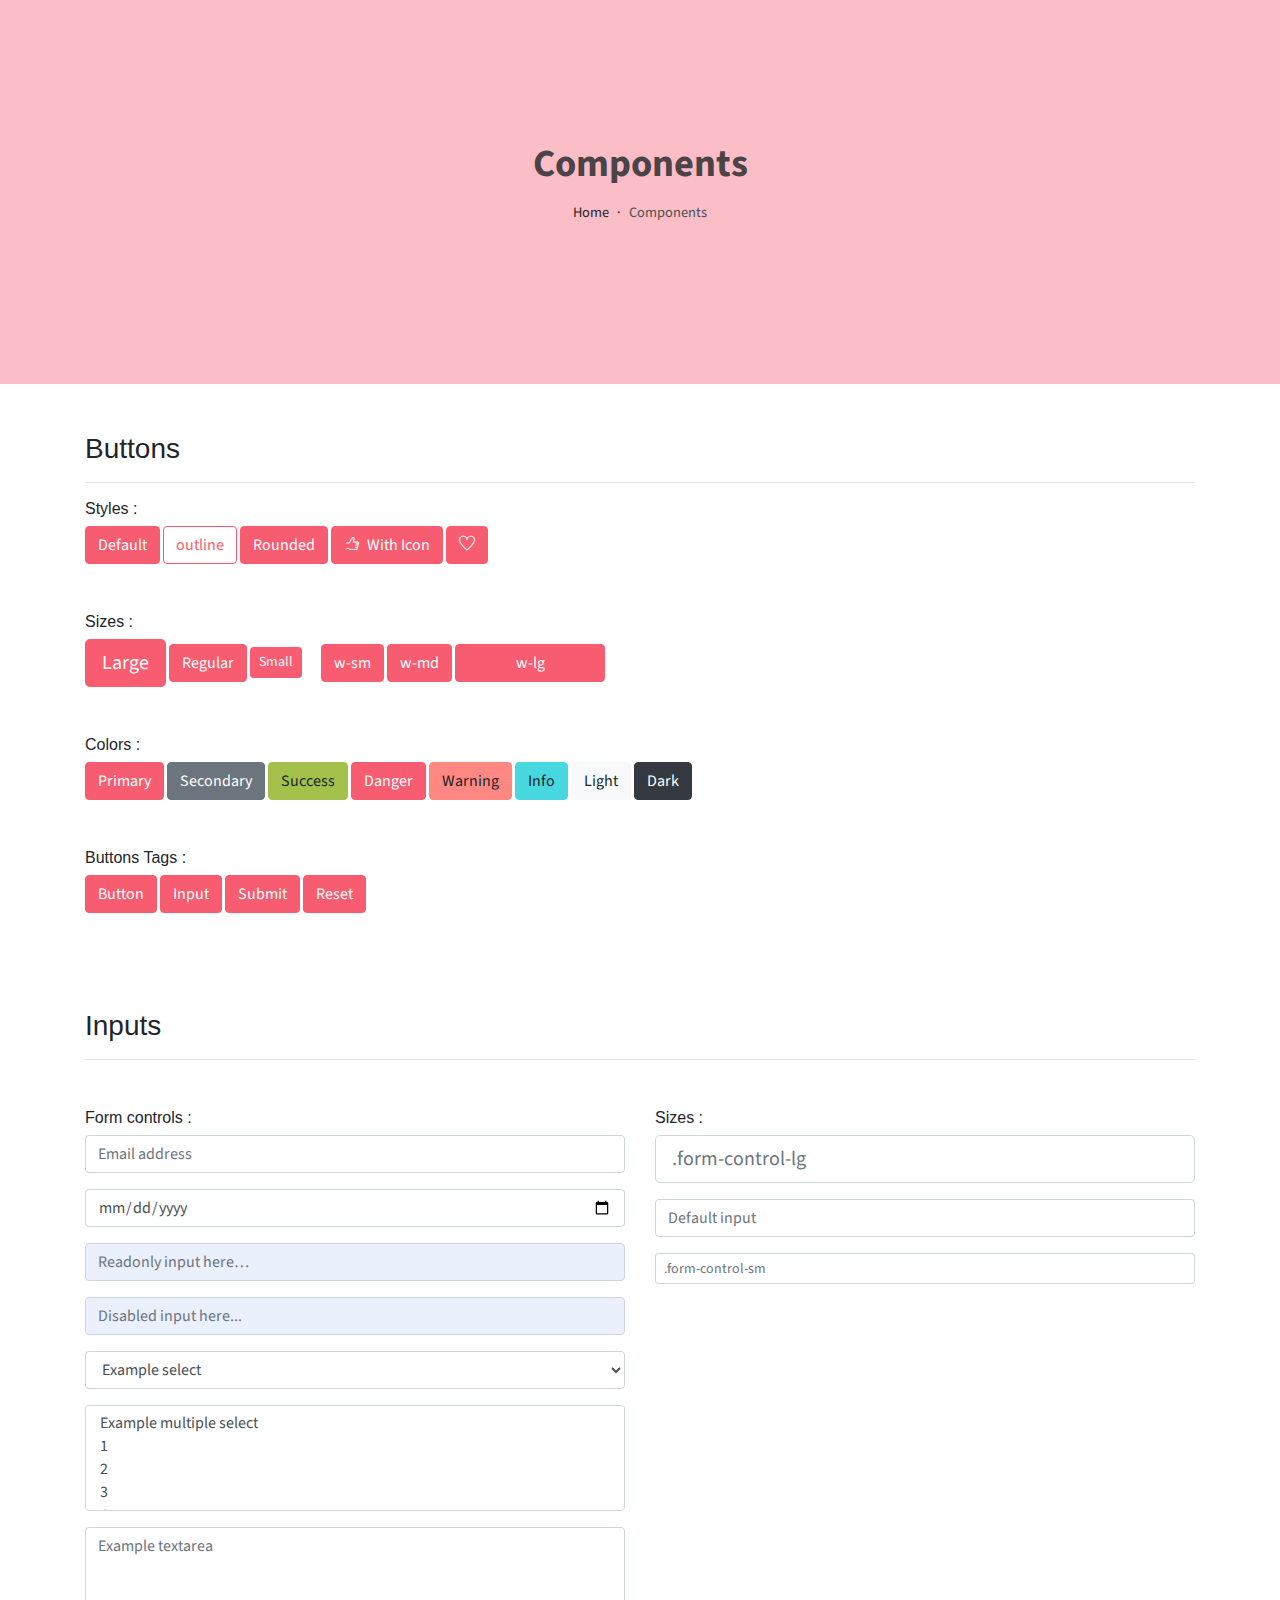
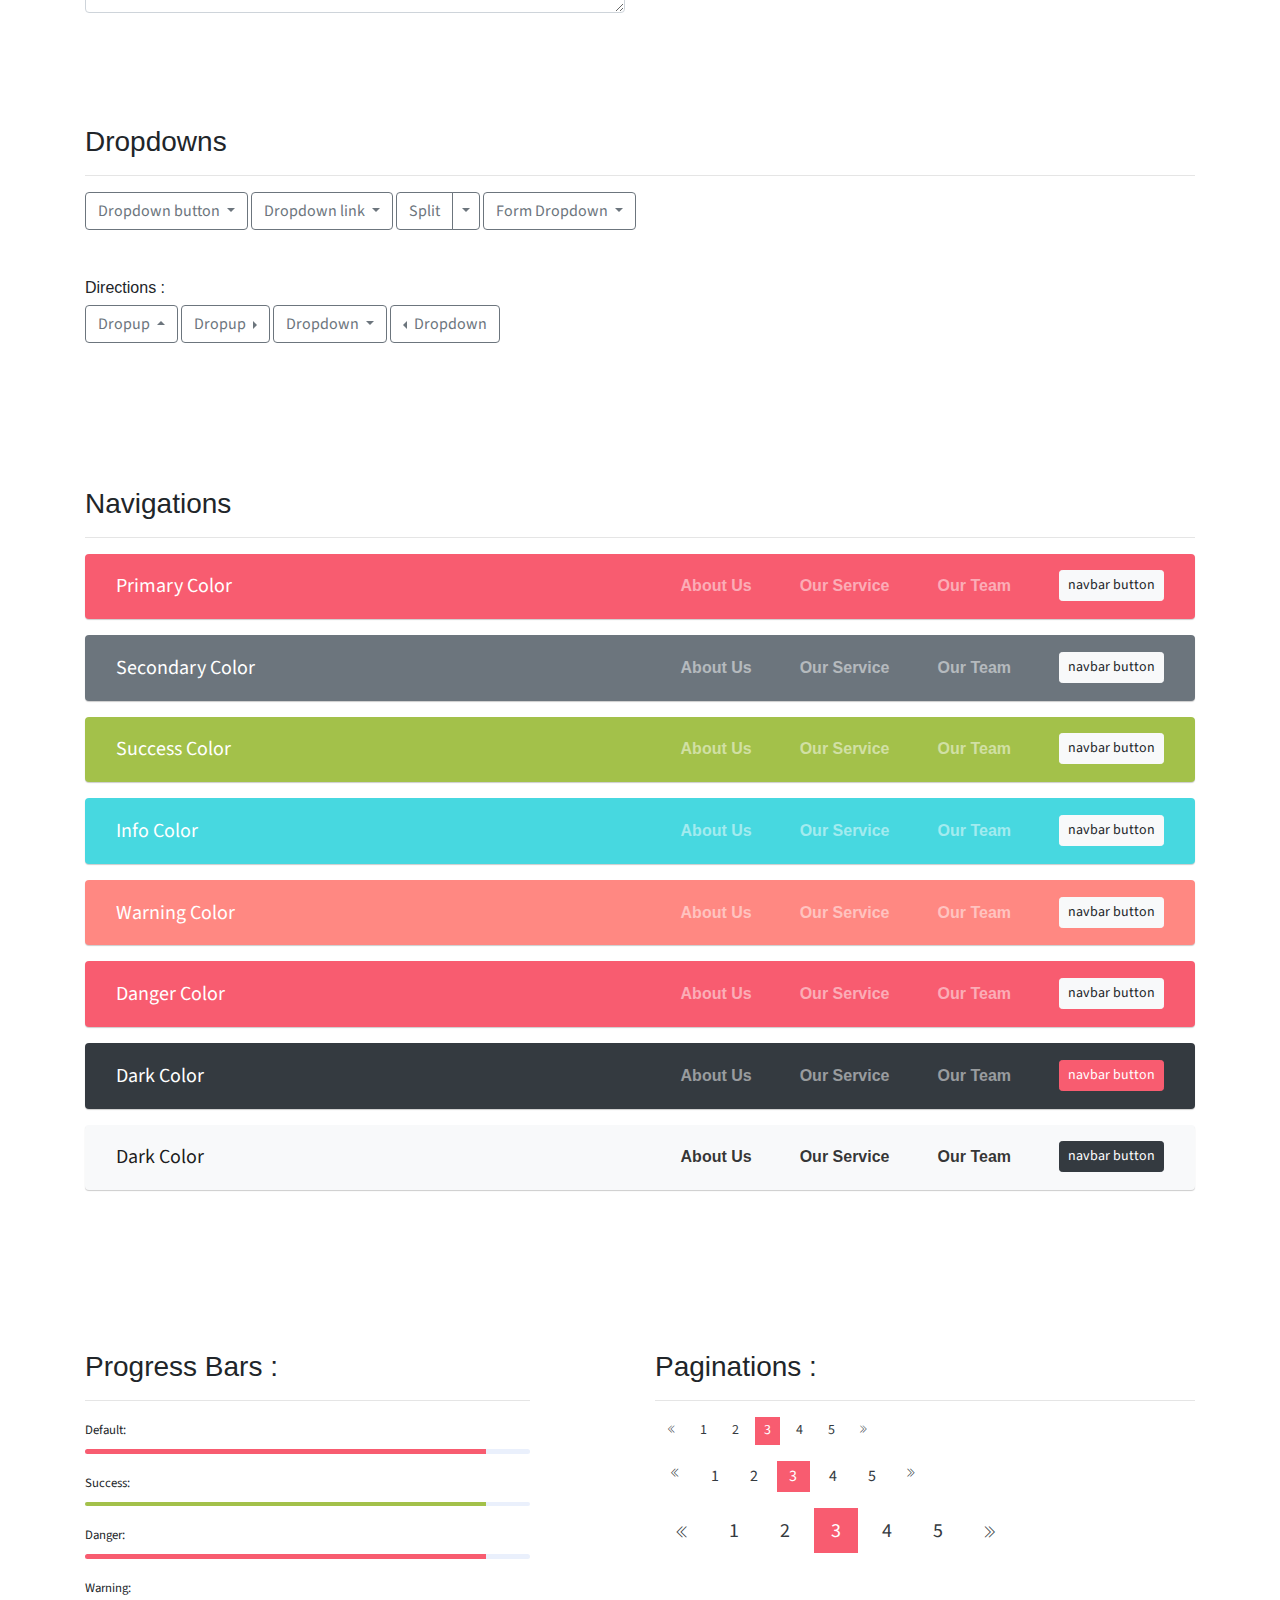
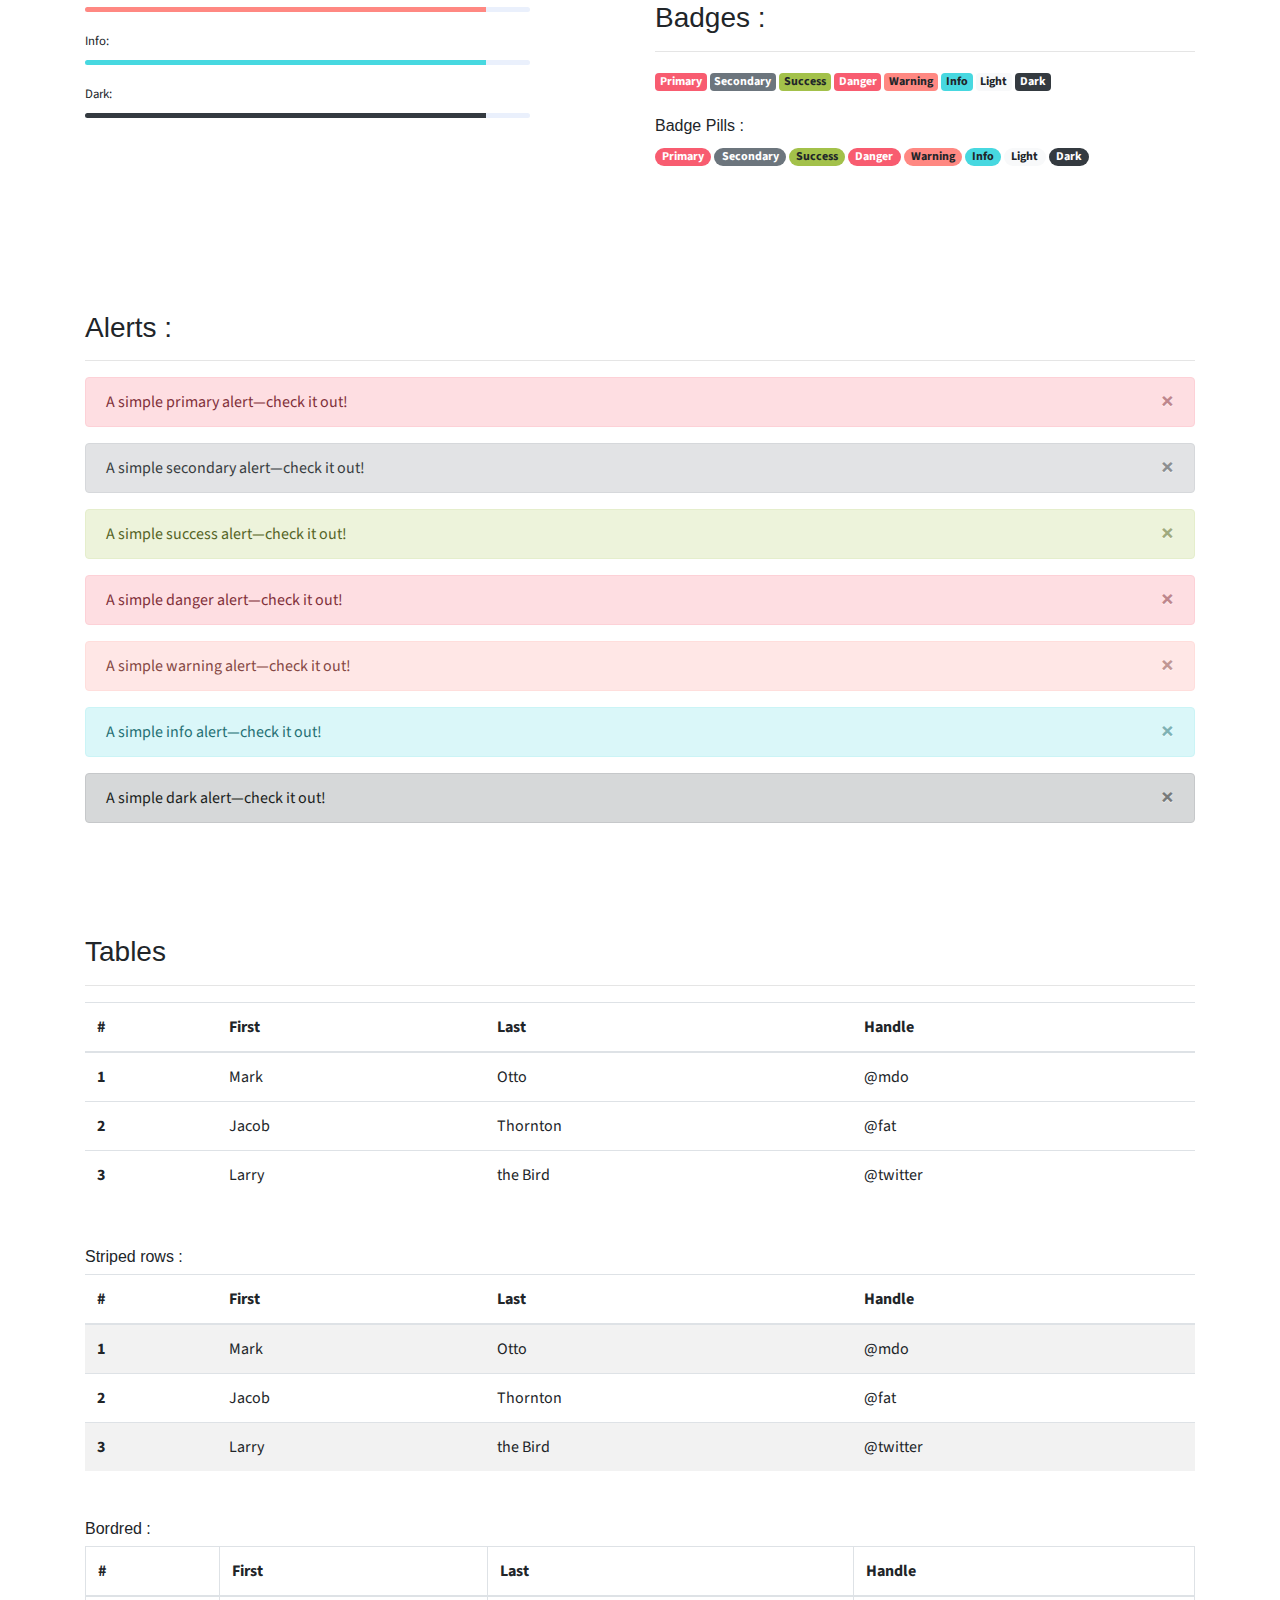
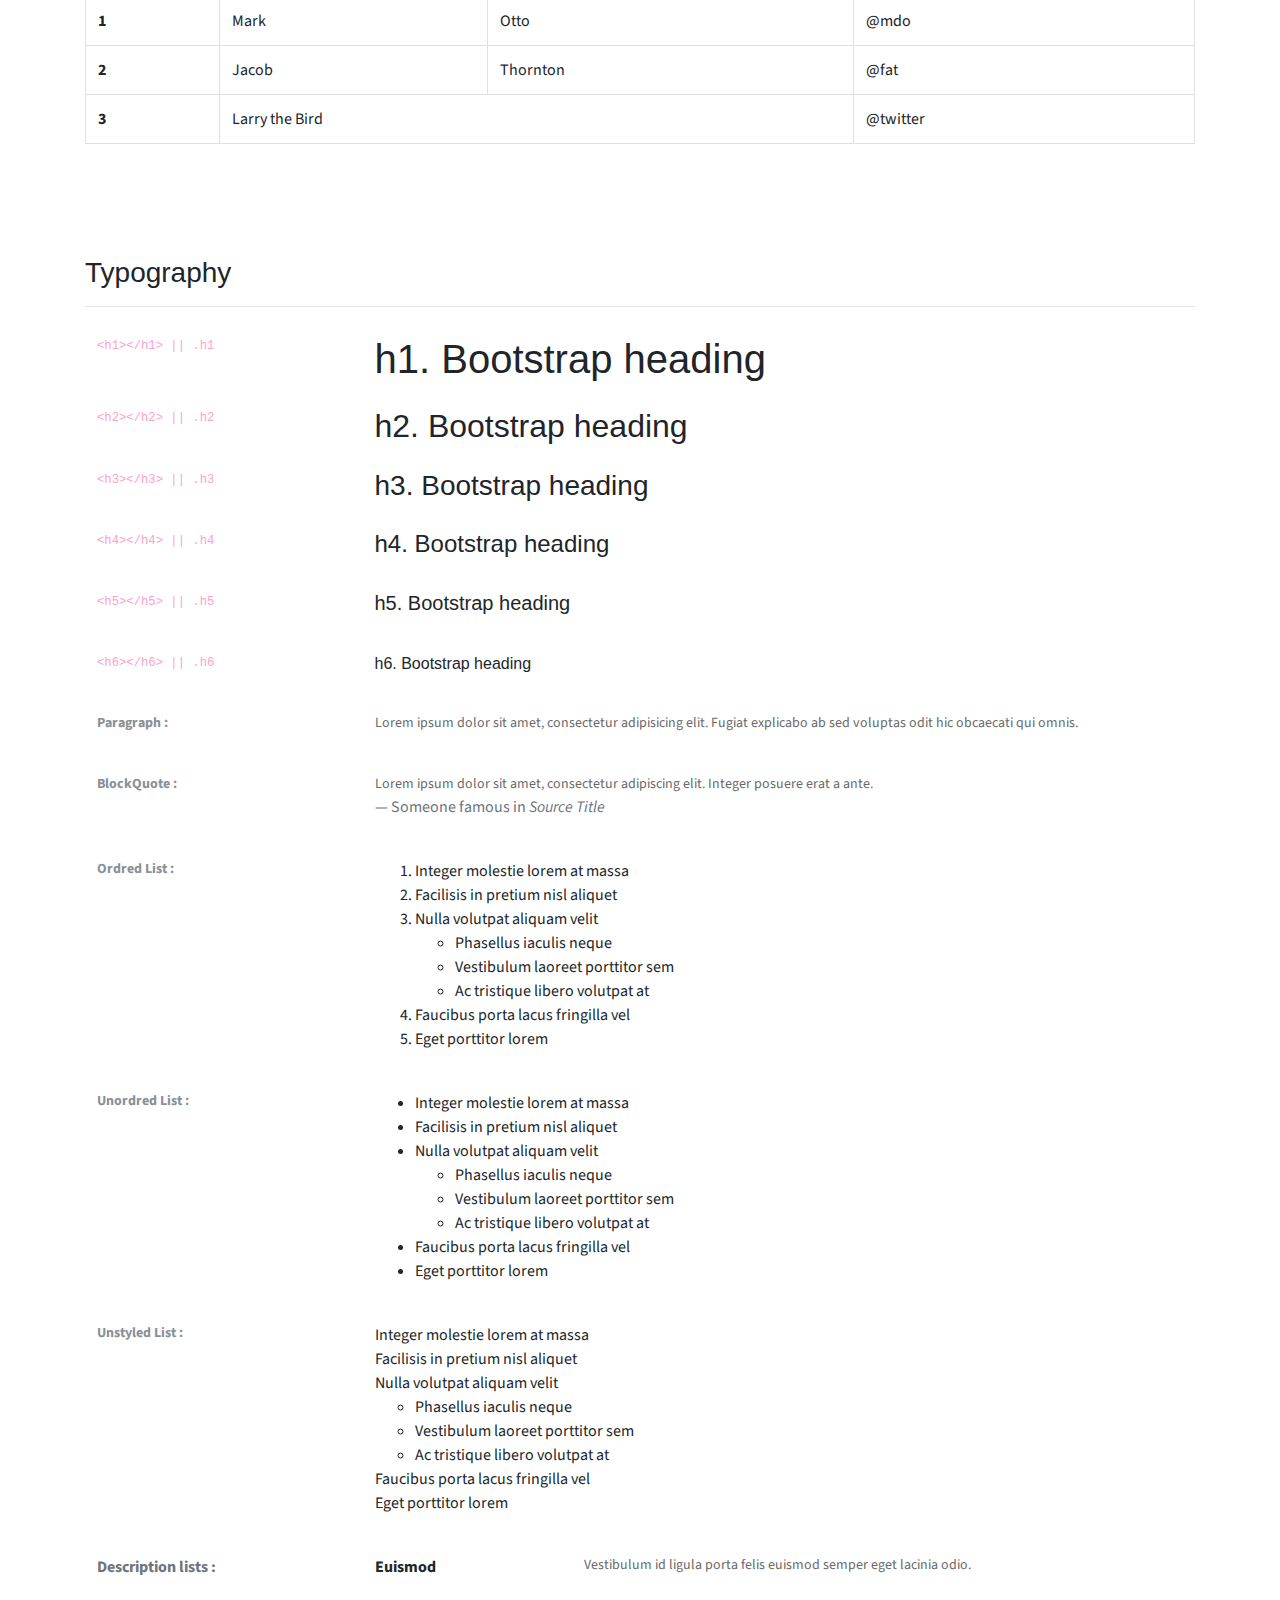
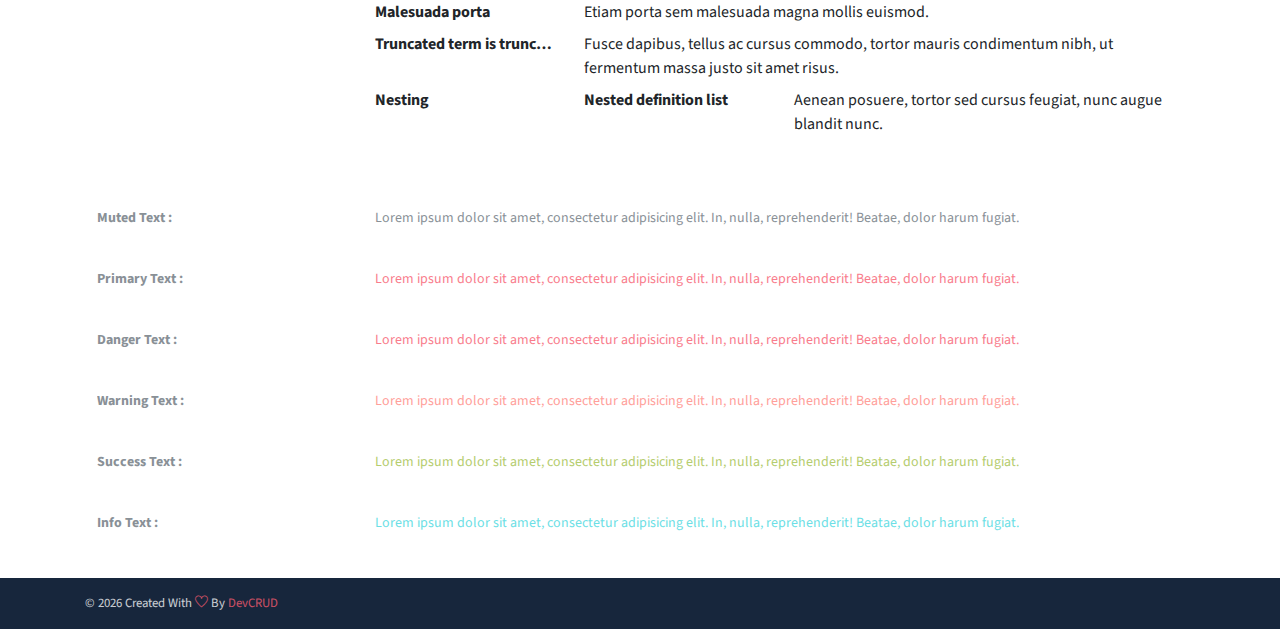
<file: components.html>
<!DOCTYPE html>
<html lang="en">
<head>
   <meta charset="utf-8">
   <meta name="viewport" content="width=device-width, initial-scale=1, shrink-to-fit=no">
   <meta name="description" content="Start your development with JohnDoe landing page.">
   <meta name="author" content="Devcrud">
   <title>JohnDoe Landing page | Components</title>
   <link rel="icon" href="assets/imgs/favicon.png" type="image/png">
   <!-- font icons -->
   <link rel="stylesheet" href="assets/vendors/themify-icons/css/themify-icons.css">
   <!-- Bootstrap + Steller  -->
   <link rel="stylesheet" href="assets/css/johndoe.css">
</head>
<body>

   <!-- Page Header -->
   <header class="header header-mini"> 
      <div class="header-title">Components</div> 
      <nav aria-label="breadcrumb">
         <ol class="breadcrumb">
            <li class="breadcrumb-item"><a href="/">Home</a></li>
            <li class="breadcrumb-item active" aria-current="page">Components</li>
         </ol>
      </nav>
   </header> <!-- End Of Page Header -->

   <!-- main content -->
   <div class="container">

      <!-- Buttons -->
      <h3 class="mt-5">Buttons</h3>
      <hr>
      <h6 class="section-secondary-title">Styles :</h6>
      <button class="btn btn-primary">Default</button>
      <button class="btn btn-outline-primary">outline</button>
      <button class="btn btn-primary rounded">Rounded</button>
      <button class="btn btn-primary rounded"><i class="ti-thumb-up pr-1"></i> With Icon</button>
      <button class="btn btn-primary circle"><i class="ti-heart"></i></button>

      <h6 class="section-secondary-title mt-5">Sizes :</h6>
      <button class="btn btn-primary btn-lg">Large</button>
      <button class="btn btn-primary ">Regular</button>
      <button class="btn btn-primary btn-sm">Small</button>
      <button class="btn btn-primary w-sm ml-3">w-sm</button>
      <button class="btn btn-primary w-md">w-md</button>
      <button class="btn btn-primary w-lg">w-lg</button>

      <h6 class="section-secondary-title mt-5">Colors :</h6>          
      <button type="button" class="btn btn-primary">Primary</button>
      <button type="button" class="btn btn-secondary">Secondary</button>
      <button type="button" class="btn btn-success">Success</button>
      <button type="button" class="btn btn-danger">Danger</button>
      <button type="button" class="btn btn-warning">Warning</button>
      <button type="button" class="btn btn-info">Info</button>
      <button type="button" class="btn btn-light">Light</button>
      <button type="button" class="btn btn-dark">Dark</button>

      <h6 class="section-secondary-title mt-5">Buttons Tags :</h6>
      <button class="btn btn-primary" type="submit">Button</button>
      <input class="btn btn-primary" type="button" value="Input">
      <input class="btn btn-primary" type="submit" value="Submit">
      <input class="btn btn-primary" type="reset" value="Reset">
      
      <!-- devider -->
      <div class="py-5"></div>

      <!-- Inputs -->
      <h3>Inputs</h3>
      <hr>
      <div class="row mt-5">
         <div class="col-md-6">
            <h6 class="section-secondary-title">Form controls :</h6>        
            <div class="form-group">
               <input type="email" class="form-control" id="exampleFormControlInput1" placeholder="Email address">
            </div>
            <div class="form-group">
               <input type="date" class="form-control" id="exampleFormControlInput1" placeholder="Date">
            </div>
            <div class="form-group">
               <input class="form-control" type="text" placeholder="Readonly input here…" readonly>
            </div>
            <div class="form-group">
               <input class="form-control" id="disabledInput" type="text" placeholder="Disabled input here..." disabled>
            </div>
            <div class="form-group">
               <select class="form-control" id="exampleFormControlSelect1">
                  <option>Example select</option>
                  <option>1</option>
                  <option>2</option>
                  <option>3</option>
                  <option>4</option>
                  <option>5</option>
               </select>
            </div>
            <div class="form-group">
               <select multiple class="form-control" id="exampleFormControlSelect2">
                  <option>Example multiple select</option>
                  <option>1</option>
                  <option>2</option>
                  <option>3</option>
                  <option>4</option>
                  <option>5</option>
               </select>
            </div>
            <div class="form-group">
               <textarea class="form-control" id="exampleFormControlTextarea1" rows="3" placeholder="Example textarea"></textarea>
            </div>
         </div>
         <div class="col-md-6">
            <h6 class="section-secondary-title">Sizes :</h6>    
            <div class="form-group">
               <input class="form-control form-control-lg" type="text" placeholder=".form-control-lg">             
            </div>
            <div class="form-group">
               <input class="form-control" type="text" placeholder="Default input">
            </div>
            <div class="form-group">
               <input class="form-control form-control-sm" type="text" placeholder=".form-control-sm"> 
            </div>
         </div>
      </div> <!-- end of inputs -->   

      <!-- devider -->
      <div class="py-5"></div>             

      <!-- Dropdowns -->
      <h3 class="components-section-title font-weight-normal">Dropdowns</h3>
      <hr>
      <div class="dropdown d-inline-block">
         <button class="btn btn-outline-secondary dropdown-toggle" type="button" id="dropdownMenuButton" data-toggle="dropdown" aria-haspopup="true" aria-expanded="false">
         Dropdown button
         </button>
         <div class="dropdown-menu" aria-labelledby="dropdownMenuButton">
         <a class="dropdown-item" href="#">Action</a>
         <a class="dropdown-item" href="#">Another action</a>
         <a class="dropdown-item" href="#">Something else here</a>
         </div>
      </div>
      <div class="dropdown d-inline-block">
         <a class="btn btn-outline-secondary dropdown-toggle" href="#" role="button" id="dropdownMenuLink" data-toggle="dropdown" aria-haspopup="true" aria-expanded="false">
            Dropdown link
         </a>
         <div class="dropdown-menu" aria-labelledby="dropdownMenuLink">
            <a class="dropdown-item" href="#">Action</a>
            <a class="dropdown-item" href="#">Another action</a>
            <a class="dropdown-item" href="#">Something else here</a>
         </div>
      </div>
      <div class="btn-group">
         <button type="button" class="btn btn-outline-secondary">Split</button>
         <button type="button" class="btn btn-outline-secondary dropdown-toggle dropdown-toggle-split" data-toggle="dropdown" aria-haspopup="true" aria-expanded="false">
         <span class="sr-only">Toggle Dropdown</span>
         </button>
         <div class="dropdown-menu">
            <a class="dropdown-item" href="#">Action</a>
            <a class="dropdown-item" href="#">Another action</a>
            <a class="dropdown-item" href="#">Something else here</a>
            <div class="dropdown-divider"></div>
            <a class="dropdown-item" href="#">Separated link</a>
         </div>
      </div>
      <div class="btn-group">
         <button class="btn btn-outline-secondary dropdown-toggle" type="button" id="dropdownMenuButton" data-toggle="dropdown" aria-haspopup="true" aria-expanded="false">
            Form Dropdown
         </button>
         <div class="dropdown-menu form">
            <form class="px-4 py-3">
               <div class="form-group">
                  <input type="email" class="form-control" id="exampleDropdownFormEmail1" placeholder="email@example.com">
               </div>
               <div class="form-group">
                  <input type="password" class="form-control" id="exampleDropdownFormPassword1" placeholder="Password">
               </div>
               <div class="form-check mb-3">
                  <input type="checkbox" class="form-check-input" id="dropdownCheck">
                  <label class="form-check-label" for="dropdownCheck">
                     Remember me
                  </label>
               </div>
               <button type="submit" class="btn btn-primary btn-block">Sign in</button>
            </form>
            <div class="dropdown-divider"></div>
            <a class="dropdown-item" href="#"><small>New around here? Sign up</small></a>
            <a class="dropdown-item" href="#"><small>Forgot password?</small></a>
         </div>
      </div>       
      <h6 class="section-secondary-title mt-5">Directions :</h6>  
      <div class="btn-group dropup">
         <button type="button" class="btn btn-outline-secondary dropdown-toggle" data-toggle="dropdown" aria-haspopup="true" aria-expanded="false">
            Dropup
         </button>
         <div class="dropdown-menu">
            <a class="dropdown-item" href="#">Action</a>
            <a class="dropdown-item" href="#">Another action</a>
            <a class="dropdown-item" href="#">Something else here</a>
            <div class="dropdown-divider"></div>
            <a class="dropdown-item" href="#">Separated link</a>
         </div>
      </div>
      <div class="btn-group dropright">
         <button type="button" class="btn btn-outline-secondary dropdown-toggle" data-toggle="dropdown" aria-haspopup="true" aria-expanded="false">
            Dropup
         </button>
         <div class="dropdown-menu">
            <a class="dropdown-item" href="#">Action</a>
            <a class="dropdown-item" href="#">Another action</a>
            <a class="dropdown-item" href="#">Something else here</a>
            <div class="dropdown-divider"></div>
            <a class="dropdown-item" href="#">Separated link</a>
         </div>
      </div>
      <div class="btn-group">
         <button type="button" class="btn btn-outline-secondary dropdown-toggle" data-toggle="dropdown" aria-haspopup="true" aria-expanded="false">
            Dropdown
         </button>
         <div class="dropdown-menu">
            <a class="dropdown-item" href="#">Action</a>
            <a class="dropdown-item" href="#">Another action</a>
            <a class="dropdown-item" href="#">Something else here</a>
            <div class="dropdown-divider"></div>
            <a class="dropdown-item" href="#">Separated link</a>
         </div>
      </div>
      <div class="btn-group dropleft">
         <button type="button" class="btn btn-outline-secondary dropdown-toggle" data-toggle="dropdown" aria-haspopup="true" aria-expanded="false">
            Dropdown
         </button>
         <div class="dropdown-menu">
            <a class="dropdown-item" href="#">Action</a>
            <a class="dropdown-item" href="#">Another action</a>
            <a class="dropdown-item" href="#">Something else here</a>
            <div class="dropdown-divider"></div>
            <a class="dropdown-item" href="#">Separated link</a>
         </div>
      </div> <!-- end of Dropdowns -->  

      <!-- devider -->
      <div class="py-5"></div>   

      <!-- navbars -->
      <h3 class="components-section-title font-weight-normal mt-5">Navigations</h3>
      <hr>
      <nav class="navbar navbar-expand-sm navbar-dark bg-primary rounded shadow mb-3">
         <div class="container">
            <a class="navbar-brand" href="#">Primary Color</a>
            <button class="navbar-toggler ml-auto" type="button" data-toggle="collapse" data-target="#navbarSupportedContent" aria-controls="navbarSupportedContent" aria-expanded="false" aria-label="Toggle navigation">
            <span class="navbar-toggler-icon"></span>
            </button>
            <div class="collapse navbar-collapse" id="navbarSupportedContent">
               <ul class="navbar-nav ml-auto"> 
                  <li class="nav-item">
                     <a class="nav-link" href="#about">About Us</a>
                  </li>
                  <li class="nav-item">
                     <a class="nav-link" href="#service">Our Service</a>
                  </li>
                  <li class="nav-item">
                     <a class="nav-link" href="#team">Our Team</a>
                  </li>
                  <li class="nav-item">
                     <a href="#book-table" class="ml-4 mt-1 btn btn-light btn-sm">navbar button</a>
                  </li>
               </ul>                       
            </div>
         </div>
      </nav>
      <nav class="navbar navbar-expand-sm navbar-dark bg-secondary rounded shadow mb-3">
         <div class="container">
            <a class="navbar-brand" href="#">Secondary Color</a>
            <button class="navbar-toggler ml-auto" type="button" data-toggle="collapse" data-target="#navbarSupportedContent" aria-controls="navbarSupportedContent" aria-expanded="false" aria-label="Toggle navigation">
            <span class="navbar-toggler-icon"></span>
            </button>
            <div class="collapse navbar-collapse" id="navbarSupportedContent">
               <ul class="navbar-nav ml-auto"> 
                  <li class="nav-item">
                     <a class="nav-link" href="#about">About Us</a>
                  </li>
                  <li class="nav-item">
                     <a class="nav-link" href="#service">Our Service</a>
                  </li>
                  <li class="nav-item">
                     <a class="nav-link" href="#team">Our Team</a>
                  </li>
                  <li class="nav-item">
                     <a href="#book-table" class="ml-4 mt-1 btn btn-light btn-sm">navbar button</a>
                  </li>
               </ul>                       
            </div>
         </div>
      </nav>
      <nav class="navbar navbar-expand-sm navbar-dark bg-success rounded shadow mb-3">
         <div class="container">
            <a class="navbar-brand" href="#">Success Color</a>
            <button class="navbar-toggler ml-auto" type="button" data-toggle="collapse" data-target="#navbarSupportedContent" aria-controls="navbarSupportedContent" aria-expanded="false" aria-label="Toggle navigation">
            <span class="navbar-toggler-icon"></span>
            </button>
            <div class="collapse navbar-collapse" id="navbarSupportedContent">
               <ul class="navbar-nav ml-auto"> 
                  <li class="nav-item">
                     <a class="nav-link" href="#about">About Us</a>
                  </li>
                  <li class="nav-item">
                     <a class="nav-link" href="#service">Our Service</a>
                  </li>
                  <li class="nav-item">
                     <a class="nav-link" href="#team">Our Team</a>
                  </li>
                  <li class="nav-item">
                     <a href="#book-table" class="ml-4 mt-1 btn btn-light btn-sm">navbar button</a>
                  </li>
               </ul>                       
            </div>
         </div>
      </nav>
      <nav class="navbar navbar-expand-sm navbar-dark bg-info rounded shadow mb-3">
         <div class="container">
            <a class="navbar-brand" href="#">Info Color</a>
            <button class="navbar-toggler ml-auto" type="button" data-toggle="collapse" data-target="#navbarSupportedContent" aria-controls="navbarSupportedContent" aria-expanded="false" aria-label="Toggle navigation">
            <span class="navbar-toggler-icon"></span>
            </button>
            <div class="collapse navbar-collapse" id="navbarSupportedContent">
               <ul class="navbar-nav ml-auto"> 
                  <li class="nav-item">
                     <a class="nav-link" href="#about">About Us</a>
                  </li>
                  <li class="nav-item">
                     <a class="nav-link" href="#service">Our Service</a>
                  </li>
                  <li class="nav-item">
                     <a class="nav-link" href="#team">Our Team</a>
                  </li>
                  <li class="nav-item">
                     <a href="#book-table" class="ml-4 mt-1 btn btn-light btn-sm">navbar button</a>
                  </li>
               </ul>                       
            </div>
         </div>
      </nav>
      <nav class="navbar navbar-expand-sm navbar-dark bg-warning rounded shadow mb-3">
         <div class="container">
            <a class="navbar-brand" href="#">Warning Color</a>
            <button class="navbar-toggler ml-auto" type="button" data-toggle="collapse" data-target="#navbarSupportedContent" aria-controls="navbarSupportedContent" aria-expanded="false" aria-label="Toggle navigation">
            <span class="navbar-toggler-icon"></span>
            </button>
            <div class="collapse navbar-collapse" id="navbarSupportedContent">
               <ul class="navbar-nav ml-auto"> 
                  <li class="nav-item">
                     <a class="nav-link" href="#about">About Us</a>
                  </li>
                  <li class="nav-item">
                     <a class="nav-link" href="#service">Our Service</a>
                  </li>
                  <li class="nav-item">
                     <a class="nav-link" href="#team">Our Team</a>
                  </li>
                  <li class="nav-item">
                     <a href="#book-table" class="ml-4 mt-1 btn btn-light btn-sm">navbar button</a>
                  </li>
               </ul>                       
            </div>
         </div>
      </nav>
      <nav class="navbar navbar-expand-sm navbar-dark bg-danger rounded shadow mb-3">
         <div class="container">
            <a class="navbar-brand" href="#">Danger Color</a>
            <button class="navbar-toggler ml-auto" type="button" data-toggle="collapse" data-target="#navbarSupportedContent" aria-controls="navbarSupportedContent" aria-expanded="false" aria-label="Toggle navigation">
            <span class="navbar-toggler-icon"></span>
            </button>
            <div class="collapse navbar-collapse" id="navbarSupportedContent">
               <ul class="navbar-nav ml-auto"> 
                  <li class="nav-item">
                     <a class="nav-link" href="#about">About Us</a>
                  </li>
                  <li class="nav-item">
                     <a class="nav-link" href="#service">Our Service</a>
                  </li>
                  <li class="nav-item">
                     <a class="nav-link" href="#team">Our Team</a>
                  </li>
                  <li class="nav-item">
                     <a href="#book-table" class="ml-4 mt-1 btn btn-light btn-sm">navbar button</a>
                  </li>
               </ul>                       
            </div>
         </div>
      </nav>
      <nav class="navbar navbar-expand-sm navbar-dark bg-dark rounded shadow mb-3">
         <div class="container">
            <a class="navbar-brand" href="#">Dark Color</a>
            <button class="navbar-toggler ml-auto" type="button" data-toggle="collapse" data-target="#navbarSupportedContent" aria-controls="navbarSupportedContent" aria-expanded="false" aria-label="Toggle navigation">
            <span class="navbar-toggler-icon"></span>
            </button>
            <div class="collapse navbar-collapse" id="navbarSupportedContent">
               <ul class="navbar-nav ml-auto"> 
                  <li class="nav-item">
                     <a class="nav-link" href="#about">About Us</a>
                  </li>
                  <li class="nav-item">
                     <a class="nav-link" href="#service">Our Service</a>
                  </li>
                  <li class="nav-item">
                     <a class="nav-link" href="#team">Our Team</a>
                  </li>
                  <li class="nav-item">
                     <a href="#book-table" class="ml-4 mt-1 btn btn-primary btn-sm">navbar button</a>
                  </li>
               </ul>                       
            </div>
         </div>
      </nav>
      <nav class="navbar navbar-expand-sm navbar-light bg-light rounded shadow mb-3">
         <div class="container">
            <a class="navbar-brand" href="#">Dark Color</a>
            <button class="navbar-toggler ml-auto" type="button" data-toggle="collapse" data-target="#navbarSupportedContent" aria-controls="navbarSupportedContent" aria-expanded="false" aria-label="Toggle navigation">
            <span class="navbar-toggler-icon"></span>
            </button>
            <div class="collapse navbar-collapse" id="navbarSupportedContent">
               <ul class="navbar-nav ml-auto"> 
                  <li class="nav-item">
                     <a class="nav-link" href="#about">About Us</a>
                  </li>
                  <li class="nav-item">
                     <a class="nav-link" href="#service">Our Service</a>
                  </li>
                  <li class="nav-item">
                     <a class="nav-link" href="#team">Our Team</a>
                  </li>
                  <li class="nav-item">
                     <a href="#book-table" class="ml-4 mt-1 btn btn-dark btn-sm">navbar button</a>
                  </li>
               </ul>                       
            </div>
         </div>
      </nav>
      <!-- End of navbars -->

      <!-- devider -->
      <div class="py-5"></div>   
      
      <!-- progress bars -->
      <div class="row justify-content-between">
         <div class="col-md-5">
            <h3 class="components-section-title font-weight-normal mt-5">Progress Bars :</h3>
            <hr>
            <small>Default: </small>
            <div class="progress mt-2 mb-3">
               <div class="progress-bar" role="progressbar" style="width: 90%" aria-valuenow="25" aria-valuemin="0" aria-valuemax="100"></div>
            </div>
            <small>Success:</small>
            <div class="progress mt-2 mb-3">
               <div class="progress-bar bg-success" role="progressbar" style="width: 90%" aria-valuenow="25" aria-valuemin="0" aria-valuemax="100"></div>
            </div>
            <small>Danger:</small>
            <div class="progress mt-2 mb-3">
               <div class="progress-bar bg-danger" role="progressbar" style="width: 90%" aria-valuenow="25" aria-valuemin="0" aria-valuemax="100"></div>
            </div>
            <small>Warning:</small>
            <div class="progress mt-2 mb-3">
               <div class="progress-bar bg-warning" role="progressbar" style="width: 90%" aria-valuenow="25" aria-valuemin="0" aria-valuemax="100"></div>
            </div>
            <small>Info:</small>
            <div class="progress mt-2 mb-3">
               <div class="progress-bar bg-info" role="progressbar" style="width: 90%" aria-valuenow="25" aria-valuemin="0" aria-valuemax="100"></div>
            </div>
            <small>Dark:</small>
            <div class="progress mt-2 mb-3">
               <div class="progress-bar bg-dark" role="progressbar" style="width: 90%" aria-valuenow="25" aria-valuemin="0" aria-valuemax="100"></div>
            </div>
         </div>
         <div class="col-md-6">
            <h3 class="components-section-title font-weight-normal mt-5">Paginations :</h3>
            <hr>
            <nav aria-label="Page navigation example">
               <ul class="pagination pagination-sm">
                  <li class="page-item"><a class="page-link" href="#"><i class="ti-angle-double-left"></i></a></li>
                  <li class="page-item"><a class="page-link" href="#">1</a></li>
                  <li class="page-item"><a class="page-link" href="#">2</a></li>
                  <li class="page-item active"><a class="page-link" href="#">3</a></li>
                  <li class="page-item"><a class="page-link" href="#">4</a></li>
                  <li class="page-item"><a class="page-link" href="#">5</a></li>
                  <li class="page-item"><a class="page-link" href="#"><i class="ti-angle-double-right"></i></a></li>
               </ul>
            </nav>
            <nav aria-label="Page navigation example">
               <ul class="pagination">
               <li class="page-item"><a class="page-link" href="#"><i class="ti-angle-double-left"></i></a></li>
                  <li class="page-item"><a class="page-link" href="#">1</a></li>
                  <li class="page-item"><a class="page-link" href="#">2</a></li>
                  <li class="page-item active"><a class="page-link" href="#">3</a></li>
                  <li class="page-item"><a class="page-link" href="#">4</a></li>
                  <li class="page-item"><a class="page-link" href="#">5</a></li>
                  <li class="page-item"><a class="page-link" href="#"><i class="ti-angle-double-right"></i></a></li>
               </ul>
            </nav>
            <nav aria-label="Page navigation example">
               <ul class="pagination pagination-lg">
                  <li class="page-item"><a class="page-link" href="#"><i class="ti-angle-double-left"></i></a></li>
                  <li class="page-item"><a class="page-link" href="#">1</a></li>
                  <li class="page-item"><a class="page-link" href="#">2</a></li>
                  <li class="page-item active"><a class="page-link" href="#">3</a></li>
                  <li class="page-item"><a class="page-link" href="#">4</a></li>
                  <li class="page-item"><a class="page-link" href="#">5</a></li>
                  <li class="page-item"><a class="page-link" href="#"><i class="ti-angle-double-right"></i></a></li>
               </ul>
            </nav>

            <!-- Badges -->
            <h3 class="components-section-title font-weight-normal mt-5">Badges :</h3>
            <hr>
            <span class="badge badge-primary">Primary</span>
            <span class="badge badge-secondary">Secondary</span>
            <span class="badge badge-success">Success</span>
            <span class="badge badge-danger">Danger</span>
            <span class="badge badge-warning">Warning</span>
            <span class="badge badge-info">Info</span>
            <span class="badge badge-light">Light</span>
            <span class="badge badge-dark">Dark</span>
            <h6 class="section-secondary-title mt-4 mb-2">Badge Pills :</h6>
            <span class="badge badge-pill badge-primary">Primary</span>
            <span class="badge badge-pill badge-secondary">Secondary</span>
            <span class="badge badge-pill badge-success">Success</span>
            <span class="badge badge-pill badge-danger">Danger</span>
            <span class="badge badge-pill badge-warning">Warning</span>
            <span class="badge badge-pill badge-info">Info</span>
            <span class="badge badge-pill badge-light">Light</span>
            <span class="badge badge-pill badge-dark">Dark</span>
         </div>
      </div> <!-- End of Progress bars -->

      <!-- devider -->
      <div class="py-5"></div>  

      <!-- Alerts -->
      <h3 class="components-section-title font-weight-normal mt-5">Alerts :</h3>
      <hr>
      <div class="alert alert-primary alert-dismissible fade show" role="alert">
         A simple primary alert—check it out!
         <button type="button" class="close" data-dismiss="alert" aria-label="Close">
            <span aria-hidden="true">&times;</span>
         </button>
      </div>
      <div class="alert alert-secondary alert-dismissible fade show" role="alert">
         A simple secondary alert—check it out!
         <button type="button" class="close" data-dismiss="alert" aria-label="Close">
            <span aria-hidden="true">&times;</span>
         </button>
      </div>
      <div class="alert alert-success alert-dismissible fade show" role="alert">
         A simple success alert—check it out!
         <button type="button" class="close" data-dismiss="alert" aria-label="Close">
            <span aria-hidden="true">&times;</span>
         </button>
      </div>
      <div class="alert alert-danger alert-dismissible fade show" role="alert">
         A simple danger alert—check it out!
         <button type="button" class="close" data-dismiss="alert" aria-label="Close">
            <span aria-hidden="true">&times;</span>
         </button>
      </div>
      <div class="alert alert-warning alert-dismissible fade show" role="alert">
         A simple warning alert—check it out!
         <button type="button" class="close" data-dismiss="alert" aria-label="Close">
            <span aria-hidden="true">&times;</span>
         </button>
      </div>
      <div class="alert alert-info alert-dismissible fade show" role="alert">
         A simple info alert—check it out!
         <button type="button" class="close" data-dismiss="alert" aria-label="Close">
            <span aria-hidden="true">&times;</span>
         </button>
      </div>
      <div class="alert alert-dark alert-dismissible fade show" role="alert">
         A simple dark alert—check it out!
         <button type="button" class="close" data-dismiss="alert" aria-label="Close">
            <span aria-hidden="true">&times;</span>
         </button>
      </div>
      <!-- end of alerts -->

      <!-- devider -->
      <div class="py-5"></div> 
   
      <!-- tables -->
      <h3 class="components-section-title">Tables</h3>
      <hr>
      <table class="table">
         <thead>
            <tr>
               <th scope="col">#</th>
               <th scope="col">First</th>
               <th scope="col">Last</th>
               <th scope="col">Handle</th>
            </tr>
         </thead>
         <tbody>
            <tr>
               <th scope="row">1</th>
               <td>Mark</td>
               <td>Otto</td>
               <td>@mdo</td>
            </tr>
            <tr>
               <th scope="row">2</th>
               <td>Jacob</td>
               <td>Thornton</td>
               <td>@fat</td>
            </tr>
            <tr>
               <th scope="row">3</th>
               <td>Larry</td>
               <td>the Bird</td>
               <td>@twitter</td>
            </tr>
         </tbody>
      </table>

      <h6 class="section-secondary-title mt-5">Striped rows :</h6>
      <table class="table table-striped">
         <thead>
            <tr>
               <th scope="col">#</th>
               <th scope="col">First</th>
               <th scope="col">Last</th>
               <th scope="col">Handle</th>
            </tr>
         </thead>
         <tbody>
            <tr>
               <th scope="row">1</th>
               <td>Mark</td>
               <td>Otto</td>
               <td>@mdo</td>
            </tr>
            <tr>
               <th scope="row">2</th>
               <td>Jacob</td>
               <td>Thornton</td>
               <td>@fat</td>
            </tr>
            <tr>
               <th scope="row">3</th>
               <td>Larry</td>
               <td>the Bird</td>
               <td>@twitter</td>
            </tr>
         </tbody>
      </table>

      <h6 class="section-secondary-title mt-5">Bordred :</h6>
      <table class="table table-bordered">
         <thead>
            <tr>
               <th scope="col">#</th>
               <th scope="col">First</th>
               <th scope="col">Last</th>
               <th scope="col">Handle</th>
            </tr>
         </thead>
         <tbody>
            <tr>
               <th scope="row">1</th>
               <td>Mark</td>
               <td>Otto</td>
               <td>@mdo</td>
            </tr>
            <tr>
               <th scope="row">2</th>
               <td>Jacob</td>
               <td>Thornton</td>
               <td>@fat</td>
            </tr>
            <tr>
               <th scope="row">3</th>
               <td colspan="2">Larry the Bird</td>
               <td>@twitter</td>
            </tr>
         </tbody>
      </table>
      <!-- end of tables -->

      <!-- devider -->
      <div class="py-5"></div> 

      <!-- typography -->
      <h3 class="components-section-title">Typography</h3>
      <hr>
     
      <table class="table table-borderless v-align-center">
         <tbody>
            <tr>
               <td>
                  <p><code class="highlighter-rouge">&lt;h1&gt;&lt;/h1&gt; || .h1</code></p>
               </td>
               <td class="w-75"><span class="h1">h1. Bootstrap heading</span></td>
            </tr>
            <tr>
               <td>
                  <p><code class="highlighter-rouge">&lt;h2&gt;&lt;/h2&gt; || .h2</code></p>
               </td>
               <td><span class="h2">h2. Bootstrap heading</span></td>
            </tr>
            <tr>
               <td>
                  <p><code class="highlighter-rouge">&lt;h3&gt;&lt;/h3&gt; || .h3</code></p>
               </td>
               <td><span class="h3">h3. Bootstrap heading</span></td>
            </tr>
            <tr>
               <td>
                  <p><code class="highlighter-rouge">&lt;h4&gt;&lt;/h4&gt; || .h4</code></p>
               </td>
               <td><span class="h4">h4. Bootstrap heading</span></td>
            </tr>
            <tr>
               <td>
                  <p><code class="highlighter-rouge">&lt;h5&gt;&lt;/h5&gt; || .h5</code></p>
               </td>
               <td><span class="h5">h5. Bootstrap heading</span></td>
            </tr>
            <tr>
               <td>
                  <p><code class="highlighter-rouge">&lt;h6&gt;&lt;/h6&gt; || .h6</code></p>
               </td>
               <td><span class="h6">h6. Bootstrap heading</span></td>
            </tr>
            <tr>
               <td>
                  <p class="font-weight-bold text-muted">Paragraph :</p>
               </td>
               <td><p>Lorem ipsum dolor sit amet, consectetur adipisicing elit. Fugiat explicabo ab sed voluptas odit hic obcaecati qui omnis.</p></td>
            </tr>
            <tr>
               <td>
                  <p class="font-weight-bold text-muted">BlockQuote :</p>
               </td>
               <td>
                  <blockquote class="blockquote">
                     <p class="mb-0">Lorem ipsum dolor sit amet, consectetur adipiscing elit. Integer posuere erat a ante.</p>
                     <footer class="blockquote-footer">Someone famous in <cite title="Source Title">Source Title</cite></footer>
                  </blockquote>
               </td>
            </tr>

            
            <tr>
               <td><p class="font-weight-bold text-muted">Ordred List :</p></td>
               <td>
                  <ol>
                     <li>Integer molestie lorem at massa</li>
                     <li>Facilisis in pretium nisl aliquet</li>
                     <li>Nulla volutpat aliquam velit
                        <ul>
                           <li>Phasellus iaculis neque</li>
                           <li>Vestibulum laoreet porttitor sem</li>
                           <li>Ac tristique libero volutpat at</li>
                        </ul>
                     </li>
                     <li>Faucibus porta lacus fringilla vel</li>
                     <li>Eget porttitor lorem</li>
                  </ol>
               </td>
            </tr>
            <tr>
               <td><p class="font-weight-bold text-muted">Unordred List :</p></td>
               <td>
                  <ul >
                     <li>Integer molestie lorem at massa</li>
                     <li>Facilisis in pretium nisl aliquet</li>
                     <li>Nulla volutpat aliquam velit
                        <ul>
                           <li>Phasellus iaculis neque</li>
                           <li>Vestibulum laoreet porttitor sem</li>
                           <li>Ac tristique libero volutpat at</li>
                        </ul>
                     </li>
                     <li>Faucibus porta lacus fringilla vel</li>
                     <li>Eget porttitor lorem</li>
                  </ul>
               </td>
            </tr>
            <tr>
               <td><p class="font-weight-bold text-muted">Unstyled List :</p></td>
               <td>
                  <ul class="list-unstyled">
                     <li>Integer molestie lorem at massa</li>
                     <li>Facilisis in pretium nisl aliquet</li>
                     <li>Nulla volutpat aliquam velit
                        <ul>
                           <li>Phasellus iaculis neque</li>
                           <li>Vestibulum laoreet porttitor sem</li>
                           <li>Ac tristique libero volutpat at</li>
                        </ul>
                     </li>
                     <li>Faucibus porta lacus fringilla vel</li>
                     <li>Eget porttitor lorem</li>
                  </ul>
               </td>
            </tr>
            <tr>
               <td class="font-weight-bold text-muted">Description lists : </td>
               <td>
                  <dl class="row">
                     <dt class="col-sm-3">Euismod</dt>
                     <dd class="col-sm-9">
                        <p>Vestibulum id ligula porta felis euismod semper eget lacinia odio.</p>
                     </dd>

                     <dt class="col-sm-3">Malesuada porta</dt>
                     <dd class="col-sm-9">Etiam porta sem malesuada magna mollis euismod.</dd>

                     <dt class="col-sm-3 text-truncate">Truncated term is truncated</dt>
                     <dd class="col-sm-9">Fusce dapibus, tellus ac cursus commodo, tortor mauris condimentum nibh, ut fermentum massa justo sit amet risus.</dd>

                     <dt class="col-sm-3">Nesting</dt>
                     <dd class="col-sm-9">
                        <dl class="row">
                           <dt class="col-sm-4">Nested definition list</dt>
                           <dd class="col-sm-8">Aenean posuere, tortor sed cursus feugiat, nunc augue blandit nunc.</dd>
                        </dl>
                     </dd>
                  </dl>
               </td>
            </tr>
            <tr>
               <td>
                  <p class="font-weight-bold text-muted">Muted Text :</p>
               </td>
               <td>
                  <p class="text-muted">Lorem ipsum dolor sit amet, consectetur adipisicing elit. In, nulla, reprehenderit! Beatae, dolor harum fugiat.</p>
               </td>
            </tr>
            <tr>
               <td>
                  <p class="font-weight-bold text-muted">Primary Text :</p>
               </td>
               <td>
                  <p class="text-primary">Lorem ipsum dolor sit amet, consectetur adipisicing elit. In, nulla, reprehenderit! Beatae, dolor harum fugiat.</p>
               </td>
            </tr>
            <tr>
               <td>
                  <p class="font-weight-bold text-muted">Danger Text :</p>
               </td>
               <td>
                  <p class="text-danger">Lorem ipsum dolor sit amet, consectetur adipisicing elit. In, nulla, reprehenderit! Beatae, dolor harum fugiat.</p>
               </td>
            </tr>
            <tr>
               <td>
                  <p class="font-weight-bold text-muted">Warning Text :</p>
               </td>
               <td>
                  <p class="text-warning">Lorem ipsum dolor sit amet, consectetur adipisicing elit. In, nulla, reprehenderit! Beatae, dolor harum fugiat.</p>
               </td>
            </tr>
            <tr>
               <td>
                  <p class="font-weight-bold text-muted">Success Text :</p>
               </td>
               <td>
                  <p class="text-success">Lorem ipsum dolor sit amet, consectetur adipisicing elit. In, nulla, reprehenderit! Beatae, dolor harum fugiat.</p>
               </td>
            </tr>
            <tr>
               <td>
                  <p class="font-weight-bold text-muted">Info Text :</p>
               </td>
               <td>
                  <p class="text-info">Lorem ipsum dolor sit amet, consectetur adipisicing elit. In, nulla, reprehenderit! Beatae, dolor harum fugiat.</p>
               </td>
            </tr>
         </tbody>
      </table>
   </div>
   <!-- end of typography -->

   <!-- Page Footer -->
   <footer class="footer py-3">
        <div class="container">
            <p class="small mb-0 text-light">
                &copy; <script>document.write(new Date().getFullYear())</script> Created With <i class="ti-heart text-danger"></i> By <a href="http://devcrud.com" target="_blank"><span class="text-danger" title="Bootstrap 4 Themes and Dashboards">DevCRUD</span></a> 
            </p>
        </div>
    </footer>
   <!-- End of Page Footer -->  
   
   <!-- core  -->
   <script src="assets/vendors/jquery/jquery-3.4.1.js"></script>
   <script src="assets/vendors/bootstrap/bootstrap.bundle.js"></script>

</body>
</html>
</file>
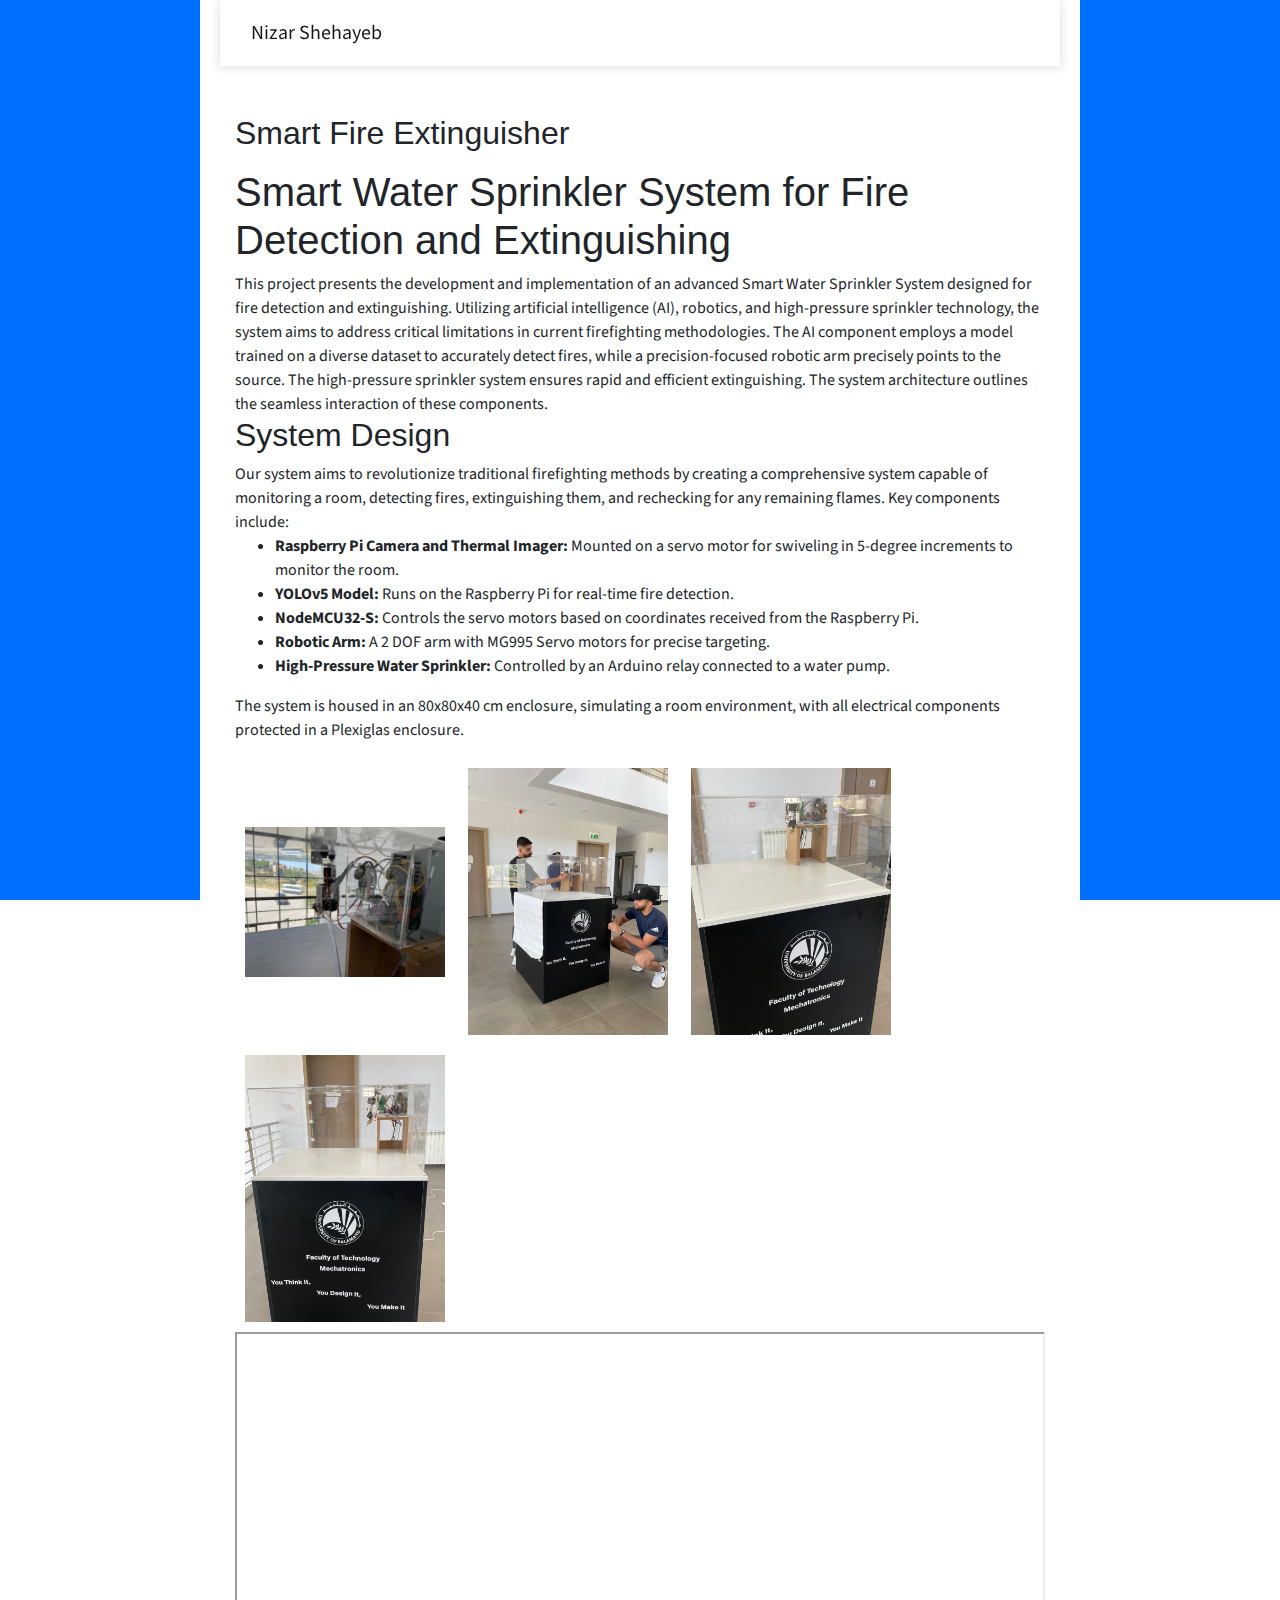
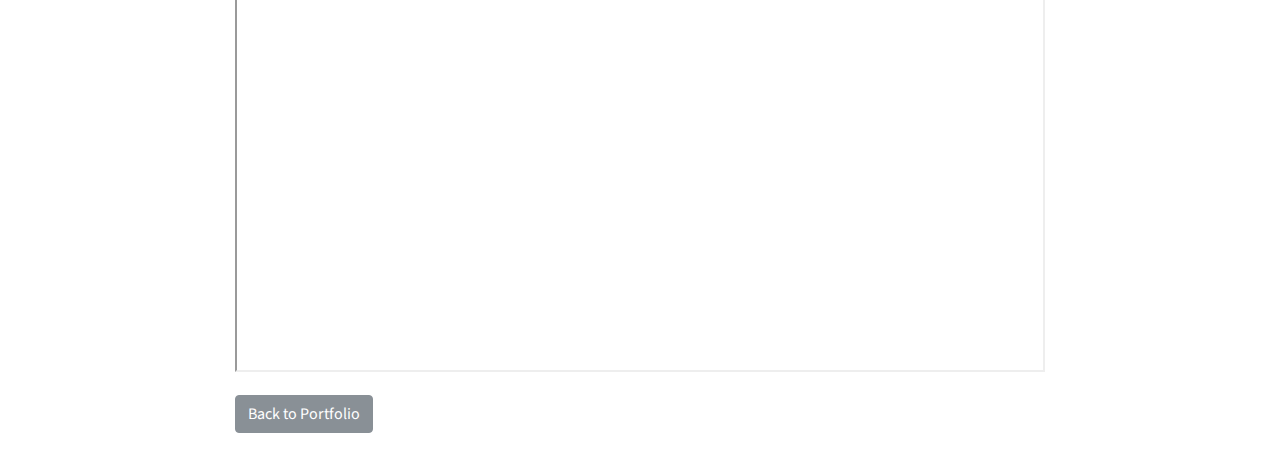
<file: assets/Smart_Fire_Extinguisher.html>
<!DOCTYPE html>
<html lang="en">
<head>
    <meta charset="UTF-8">
    <meta name="viewport" content="width=device-width, initial-scale=1.0">
    <meta http-equiv="X-UA-Compatible" content="IE=edge">
    <title>Smart Fire Extinguisher</title>
    <!-- font icons -->
    <link rel="stylesheet" href="../assets/vendors/themify-icons/css/themify-icons.css">
    <!-- Bootstrap + JohnDoe main styles -->
    <link rel="stylesheet" href="../assets/css/johndoe.css">
    <!-- External CSS file -->
    <link rel="stylesheet" href="../assets/css/projectStyles.css">

</head>
<body>
    <div class="sidebar sidebar-left"></div>
    <div class="sidebar sidebar-right"></div>
    <div class="content-container">
    <nav class="navbar sticky-top navbar-expand-lg navbar-light bg-white">
        <div class="container">
            <a class="navbar-brand" href="NizarSH98.github.io\index.html">Nizar Shehayeb</a>
        </div>
    </nav>
    <div class="container">
        <h2 class="mt-5">Smart Fire Extinguisher</h2>
        <p>
            <h1>Smart Water Sprinkler System for Fire Detection and Extinguishing</h1>
        This project presents the development and implementation of an advanced Smart Water Sprinkler System designed for fire detection and extinguishing. Utilizing artificial intelligence (AI), robotics, and high-pressure sprinkler technology, the system aims to address critical limitations in current firefighting methodologies. The AI component employs a model trained on a diverse dataset to accurately detect fires, while a precision-focused robotic arm precisely points to the source. The high-pressure sprinkler system ensures rapid and efficient extinguishing. The system architecture outlines the seamless interaction of these components.
        <h2>System Design</h2>
        Our system aims to revolutionize traditional firefighting methods by creating a comprehensive system capable of monitoring a room, detecting fires, extinguishing them, and rechecking for any remaining flames. Key components include:
        <ul>
            <li><strong>Raspberry Pi Camera and Thermal Imager:</strong> Mounted on a servo motor for swiveling in 5-degree increments to monitor the room.</li>
            <li><strong>YOLOv5 Model:</strong> Runs on the Raspberry Pi for real-time fire detection.</li>
            <li><strong>NodeMCU32-S:</strong> Controls the servo motors based on coordinates received from the Raspberry Pi.</li>
            <li><strong>Robotic Arm:</strong> A 2 DOF arm with MG995 Servo motors for precise targeting.</li>
            <li><strong>High-Pressure Water Sprinkler:</strong> Controlled by an Arduino relay connected to a water pump.</li>
        </ul>
        The system is housed in an 80x80x40 cm enclosure, simulating a room environment, with all electrical components protected in a Plexiglas enclosure.
    
            <link rel = "Github Project repo" href="https://github.com/NizarSH98/SmartFireExtinguisher">
        </p>
        <img src="../assets/screenshots/Smart_Fire_Extinguisher/WhatsApp Image 2024-06-04 at 12.38.41 AM.jpeg" alt="Screenshot of Project 1" class="thumbnail" onclick="toggleFullSize(this)">
        <img src="../assets/screenshots/Smart_Fire_Extinguisher/WhatsApp Image 2024-06-04 at 12.38.42 AM.jpeg" alt="Screenshot of Project 1" class="thumbnail" onclick="toggleFullSize(this)">
        <img src="../assets/screenshots/Smart_Fire_Extinguisher/WhatsApp Image 2024-06-04 at 12.38.44 AM.jpeg" alt="Screenshot of Project 1" class="thumbnail" onclick="toggleFullSize(this)">
        <img src="../assets/screenshots/Smart_Fire_Extinguisher/WhatsApp Image 2024-06-04 at 12.38.45 AM.jpeg" alt="Screenshot of Project 1" class="thumbnail" onclick="toggleFullSize(this)">

        <iframe src="https://drive.google.com/file/d/1Vvupqugv7LYyDfXxdDvGPsKTAm21atDH/preview" width="100%" height="640" allow="autoplay"></iframe>

        <p class="mt-3"><a href="../index.html" class="btn btn-secondary">Back to Portfolio</a></p>
    </div>
    <script>
        function toggleFullSize(element) {
            element.classList.toggle('full-size'); // Toggle the 'full-size' class
        }
        document.addEventListener('DOMContentLoaded', function() {
            const images = document.querySelectorAll('.thumbnail');
            images.forEach(function(img) {
                img.addEventListener('click', function() {
                    this.classList.toggle('clicked');
                });
                img.addEventListener('mouseleave', function() {
                    this.classList.remove('clicked');
                });
            });
        });
    </script>
</div>
</body>
</html>
</file>
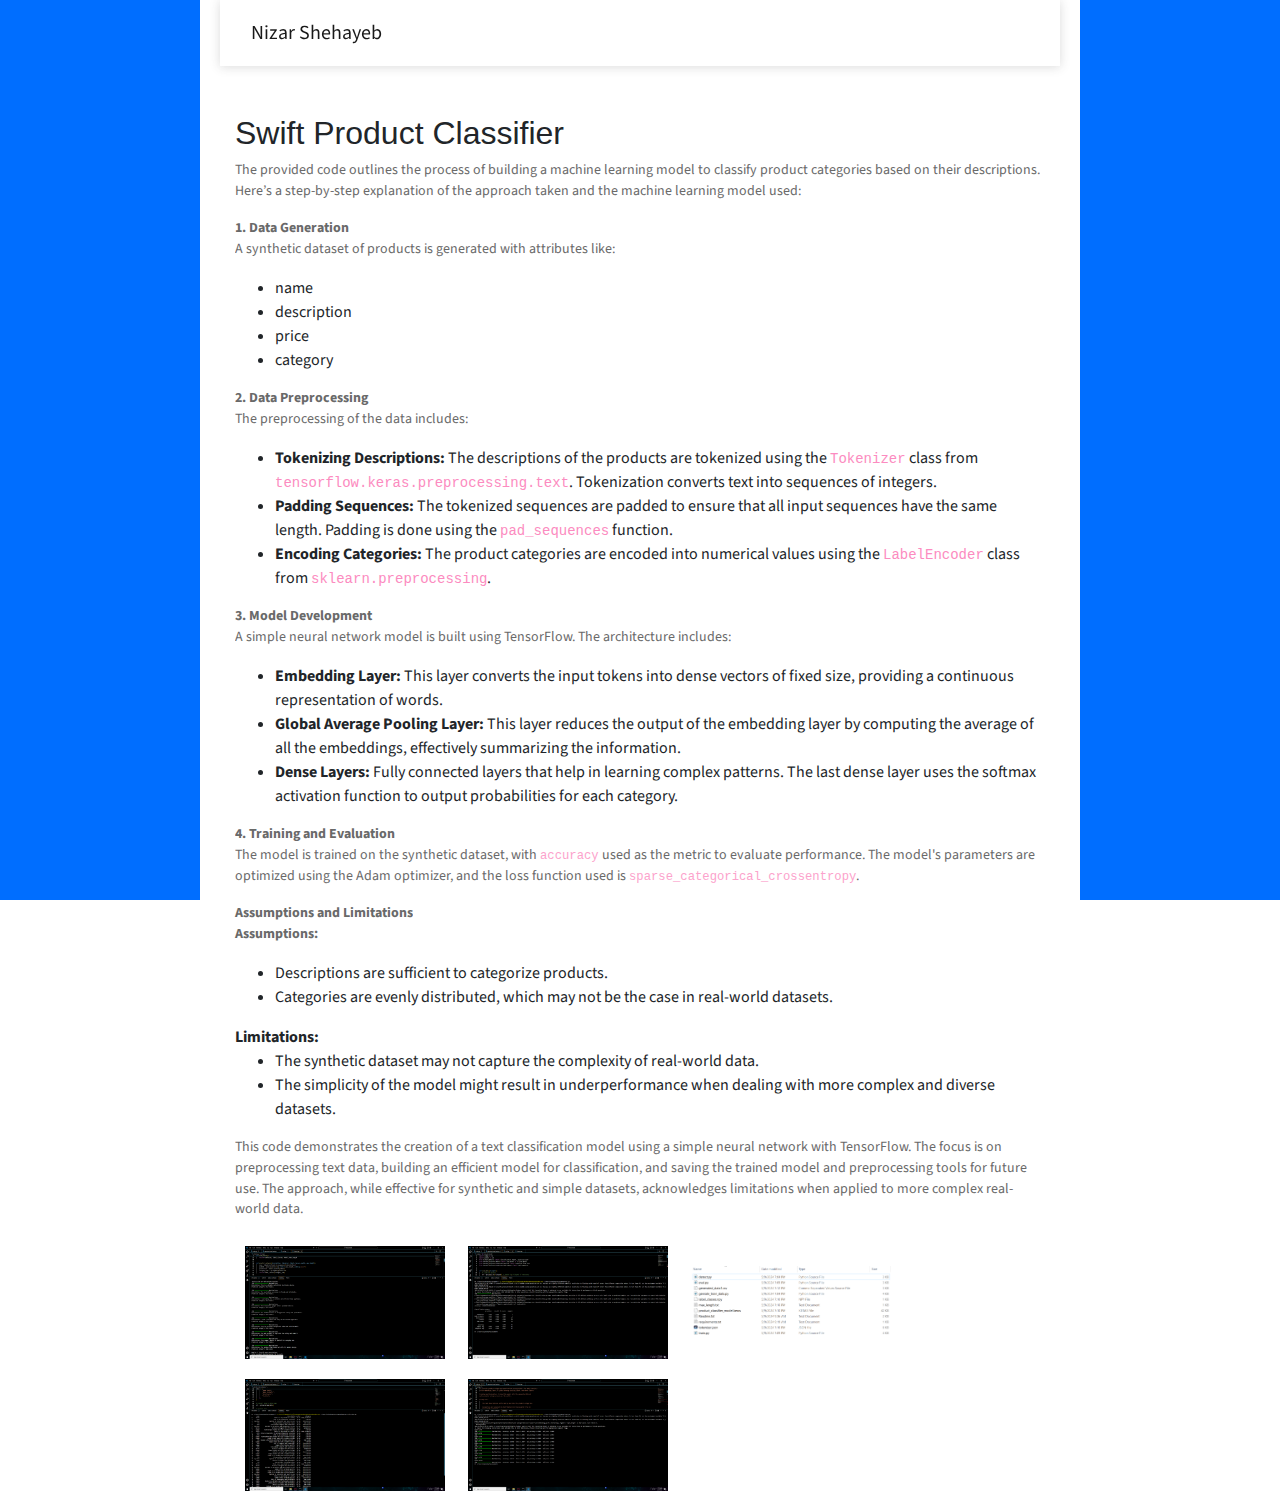
<file: assets/Swift_Product_Classifier.html>
<!DOCTYPE html>
<html lang="en">
<head>
    <meta charset="UTF-8">
    <meta name="viewport" content="width=device-width, initial-scale=1.0">
    <meta http-equiv="X-UA-Compatible" content="IE=edge">
    <title>Swift Product Classifier</title>
    <!-- font icons -->
    <link rel="stylesheet" href="../assets/vendors/themify-icons/css/themify-icons.css">
    <!-- Bootstrap + JohnDoe main styles -->
    <link rel="stylesheet" href="../assets/css/johndoe.css">
    <!-- External CSS file -->
    <link rel="stylesheet" href="../assets/css/projectStyles.css">

</head>
<body>
    <div class="sidebar sidebar-left"></div>
    <div class="sidebar sidebar-right"></div>
    <div class="content-container">
            <!-- Your HTML content here -->
            <nav class="navbar sticky-top navbar-expand-lg navbar-light bg-white">
                <div class="container">
                    <a class="navbar-brand" href="../index.html">Nizar Shehayeb</a>
                </div>
            </nav>
            <div class="container">
                <h2 class="mt-5">Swift Product Classifier</h2>
                <p>
                    The provided code outlines the process of building a machine learning model to classify product categories based on their descriptions. Here’s a step-by-step explanation of the approach taken and the machine learning model used:
                </p>
                <p>
                    <strong>1. Data Generation</strong><br>
                    A synthetic dataset of products is generated with attributes like:
                    <ul>
                        <li>name</li>
                        <li>description</li>
                        <li>price</li>
                        <li>category</li>
                    </ul>
                </p>
                <p>
                    <strong>2. Data Preprocessing</strong><br>
                    The preprocessing of the data includes:
                    <ul>
                        <li><strong>Tokenizing Descriptions:</strong> The descriptions of the products are tokenized using the <code>Tokenizer</code> class from <code>tensorflow.keras.preprocessing.text</code>. Tokenization converts text into sequences of integers.</li>
                        <li><strong>Padding Sequences:</strong> The tokenized sequences are padded to ensure that all input sequences have the same length. Padding is done using the <code>pad_sequences</code> function.</li>
                        <li><strong>Encoding Categories:</strong> The product categories are encoded into numerical values using the <code>LabelEncoder</code> class from <code>sklearn.preprocessing</code>.</li>
                    </ul>
                </p>
                <p>
                    <strong>3. Model Development</strong><br>
                    A simple neural network model is built using TensorFlow. The architecture includes:
                    <ul>
                        <li><strong>Embedding Layer:</strong> This layer converts the input tokens into dense vectors of fixed size, providing a continuous representation of words.</li>
                        <li><strong>Global Average Pooling Layer:</strong> This layer reduces the output of the embedding layer by computing the average of all the embeddings, effectively summarizing the information.</li>
                        <li><strong>Dense Layers:</strong> Fully connected layers that help in learning complex patterns. The last dense layer uses the softmax activation function to output probabilities for each category.</li>
                    </ul>
                </p>
                <p>
                    <strong>4. Training and Evaluation</strong><br>
                    The model is trained on the synthetic dataset, with <code>accuracy</code> used as the metric to evaluate performance. The model's parameters are optimized using the Adam optimizer, and the loss function used is <code>sparse_categorical_crossentropy</code>.
                </p>
                <p>
                    <strong>Assumptions and Limitations</strong><br>
                    <strong>Assumptions:</strong>
                    <ul>
                        <li>Descriptions are sufficient to categorize products.</li>
                        <li>Categories are evenly distributed, which may not be the case in real-world datasets.</li>
                    </ul>
                    <strong>Limitations:</strong>
                    <ul>
                        <li>The synthetic dataset may not capture the complexity of real-world data.</li>
                        <li>The simplicity of the model might result in underperformance when dealing with more complex and diverse datasets.</li>
                    </ul>
                </p>
                <p>
                    This code demonstrates the creation of a text classification model using a simple neural network with TensorFlow. The focus is on preprocessing text data, building an efficient model for classification, and saving the trained model and preprocessing tools for future use. The approach, while effective for synthetic and simple datasets, acknowledges limitations when applied to more complex real-world data.
                </p>
                <img src="../assets/screenshots/Swift_Product_Classifier/detect.PNG" alt="Detection Script" class="thumbnail" onclick="toggleFullSize(this)">
                <img src="../assets/screenshots/Swift_Product_Classifier/eval.PNG" alt="Evaluation" class="thumbnail" onclick="toggleFullSize(this)">
                <img src="../assets/screenshots/Swift_Product_Classifier/files.PNG" alt="Screenshot of files" class="thumbnail" onclick="toggleFullSize(this)">
                <img src="../assets/screenshots/Swift_Product_Classifier/Genrate_Data.PNG" alt="Data Generation" class="thumbnail" onclick="toggleFullSize(this)">
                <img src="../assets/screenshots/Swift_Product_Classifier/train.PNG" alt="Training" class="thumbnail" onclick="toggleFullSize(this)">
                <!-- Add other images here -->
        
                <!--
                    <video controls class="w-100 mt-3">
                    <source src="../path/to/your/project1-video.mp4" type="video/mp4">
                    Your browser does not support the video tag.
                </video>
                <p class="mt-3"><a href="../index.html" class="btn btn-secondary">Back to Portfolio</a></p>
                    -->
            </div>
        
            <!-- Your JavaScript code here -->
            <script>
                function toggleFullSize(element) {
                    element.classList.toggle('full-size'); // Toggle the 'full-size' class
                }
                document.addEventListener('DOMContentLoaded', function() {
                    const images = document.querySelectorAll('.thumbnail');
                    images.forEach(function(img) {
                        img.addEventListener('click', function() {
                            this.classList.toggle('clicked');
                        });
                        img.addEventListener('mouseleave', function() {
                            this.classList.remove('clicked');
                        });
                    });
                });
            </script>
            </div>
        </div>
    </div>
</body>
</html>
</file>
<file: assets/vendors/themify-icons/css/themify-icons.css>
@font-face {
	font-family: 'themify';
	src:url("../fonts/themify.eot?-fvbane");
	src:url("../fonts/themify.eot?#iefix-fvbane") format("embedded-opentype"),
		url("../fonts/themify.woff?-fvbane") format("woff"),
		url("../fonts/themify.ttf?-fvbane") format("truetype"),
		url("../fonts/themify.svg?-fvbane#themify") format("svg");
	font-weight: normal;
	font-style: normal;
}

[class^="ti-"], [class*=" ti-"] {
	font-family: 'themify';
	speak: none;
	font-style: normal;
	font-weight: normal;
	font-variant: normal;
	text-transform: none;
	line-height: 1;

	/* Better Font Rendering =========== */
	-webkit-font-smoothing: antialiased;
	-moz-osx-font-smoothing: grayscale;
}

.ti-wand:before {
	content: "\e600";
}
.ti-volume:before {
	content: "\e601";
}
.ti-user:before {
	content: "\e602";
}
.ti-unlock:before {
	content: "\e603";
}
.ti-unlink:before {
	content: "\e604";
}
.ti-trash:before {
	content: "\e605";
}
.ti-thought:before {
	content: "\e606";
}
.ti-target:before {
	content: "\e607";
}
.ti-tag:before {
	content: "\e608";
}
.ti-tablet:before {
	content: "\e609";
}
.ti-star:before {
	content: "\e60a";
}
.ti-spray:before {
	content: "\e60b";
}
.ti-signal:before {
	content: "\e60c";
}
.ti-shopping-cart:before {
	content: "\e60d";
}
.ti-shopping-cart-full:before {
	content: "\e60e";
}
.ti-settings:before {
	content: "\e60f";
}
.ti-search:before {
	content: "\e610";
}
.ti-zoom-in:before {
	content: "\e611";
}
.ti-zoom-out:before {
	content: "\e612";
}
.ti-cut:before {
	content: "\e613";
}
.ti-ruler:before {
	content: "\e614";
}
.ti-ruler-pencil:before {
	content: "\e615";
}
.ti-ruler-alt:before {
	content: "\e616";
}
.ti-bookmark:before {
	content: "\e617";
}
.ti-bookmark-alt:before {
	content: "\e618";
}
.ti-reload:before {
	content: "\e619";
}
.ti-plus:before {
	content: "\e61a";
}
.ti-pin:before {
	content: "\e61b";
}
.ti-pencil:before {
	content: "\e61c";
}
.ti-pencil-alt:before {
	content: "\e61d";
}
.ti-paint-roller:before {
	content: "\e61e";
}
.ti-paint-bucket:before {
	content: "\e61f";
}
.ti-na:before {
	content: "\e620";
}
.ti-mobile:before {
	content: "\e621";
}
.ti-minus:before {
	content: "\e622";
}
.ti-medall:before {
	content: "\e623";
}
.ti-medall-alt:before {
	content: "\e624";
}
.ti-marker:before {
	content: "\e625";
}
.ti-marker-alt:before {
	content: "\e626";
}
.ti-arrow-up:before {
	content: "\e627";
}
.ti-arrow-right:before {
	content: "\e628";
}
.ti-arrow-left:before {
	content: "\e629";
}
.ti-arrow-down:before {
	content: "\e62a";
}
.ti-lock:before {
	content: "\e62b";
}
.ti-location-arrow:before {
	content: "\e62c";
}
.ti-link:before {
	content: "\e62d";
}
.ti-layout:before {
	content: "\e62e";
}
.ti-layers:before {
	content: "\e62f";
}
.ti-layers-alt:before {
	content: "\e630";
}
.ti-key:before {
	content: "\e631";
}
.ti-import:before {
	content: "\e632";
}
.ti-image:before {
	content: "\e633";
}
.ti-heart:before {
	content: "\e634";
}
.ti-heart-broken:before {
	content: "\e635";
}
.ti-hand-stop:before {
	content: "\e636";
}
.ti-hand-open:before {
	content: "\e637";
}
.ti-hand-drag:before {
	content: "\e638";
}
.ti-folder:before {
	content: "\e639";
}
.ti-flag:before {
	content: "\e63a";
}
.ti-flag-alt:before {
	content: "\e63b";
}
.ti-flag-alt-2:before {
	content: "\e63c";
}
.ti-eye:before {
	content: "\e63d";
}
.ti-export:before {
	content: "\e63e";
}
.ti-exchange-vertical:before {
	content: "\e63f";
}
.ti-desktop:before {
	content: "\e640";
}
.ti-cup:before {
	content: "\e641";
}
.ti-crown:before {
	content: "\e642";
}
.ti-comments:before {
	content: "\e643";
}
.ti-comment:before {
	content: "\e644";
}
.ti-comment-alt:before {
	content: "\e645";
}
.ti-close:before {
	content: "\e646";
}
.ti-clip:before {
	content: "\e647";
}
.ti-angle-up:before {
	content: "\e648";
}
.ti-angle-right:before {
	content: "\e649";
}
.ti-angle-left:before {
	content: "\e64a";
}
.ti-angle-down:before {
	content: "\e64b";
}
.ti-check:before {
	content: "\e64c";
}
.ti-check-box:before {
	content: "\e64d";
}
.ti-camera:before {
	content: "\e64e";
}
.ti-announcement:before {
	content: "\e64f";
}
.ti-brush:before {
	content: "\e650";
}
.ti-briefcase:before {
	content: "\e651";
}
.ti-bolt:before {
	content: "\e652";
}
.ti-bolt-alt:before {
	content: "\e653";
}
.ti-blackboard:before {
	content: "\e654";
}
.ti-bag:before {
	content: "\e655";
}
.ti-move:before {
	content: "\e656";
}
.ti-arrows-vertical:before {
	content: "\e657";
}
.ti-arrows-horizontal:before {
	content: "\e658";
}
.ti-fullscreen:before {
	content: "\e659";
}
.ti-arrow-top-right:before {
	content: "\e65a";
}
.ti-arrow-top-left:before {
	content: "\e65b";
}
.ti-arrow-circle-up:before {
	content: "\e65c";
}
.ti-arrow-circle-right:before {
	content: "\e65d";
}
.ti-arrow-circle-left:before {
	content: "\e65e";
}
.ti-arrow-circle-down:before {
	content: "\e65f";
}
.ti-angle-double-up:before {
	content: "\e660";
}
.ti-angle-double-right:before {
	content: "\e661";
}
.ti-angle-double-left:before {
	content: "\e662";
}
.ti-angle-double-down:before {
	content: "\e663";
}
.ti-zip:before {
	content: "\e664";
}
.ti-world:before {
	content: "\e665";
}
.ti-wheelchair:before {
	content: "\e666";
}
.ti-view-list:before {
	content: "\e667";
}
.ti-view-list-alt:before {
	content: "\e668";
}
.ti-view-grid:before {
	content: "\e669";
}
.ti-uppercase:before {
	content: "\e66a";
}
.ti-upload:before {
	content: "\e66b";
}
.ti-underline:before {
	content: "\e66c";
}
.ti-truck:before {
	content: "\e66d";
}
.ti-timer:before {
	content: "\e66e";
}
.ti-ticket:before {
	content: "\e66f";
}
.ti-thumb-up:before {
	content: "\e670";
}
.ti-thumb-down:before {
	content: "\e671";
}
.ti-text:before {
	content: "\e672";
}
.ti-stats-up:before {
	content: "\e673";
}
.ti-stats-down:before {
	content: "\e674";
}
.ti-split-v:before {
	content: "\e675";
}
.ti-split-h:before {
	content: "\e676";
}
.ti-smallcap:before {
	content: "\e677";
}
.ti-shine:before {
	content: "\e678";
}
.ti-shift-right:before {
	content: "\e679";
}
.ti-shift-left:before {
	content: "\e67a";
}
.ti-shield:before {
	content: "\e67b";
}
.ti-notepad:before {
	content: "\e67c";
}
.ti-server:before {
	content: "\e67d";
}
.ti-quote-right:before {
	content: "\e67e";
}
.ti-quote-left:before {
	content: "\e67f";
}
.ti-pulse:before {
	content: "\e680";
}
.ti-printer:before {
	content: "\e681";
}
.ti-power-off:before {
	content: "\e682";
}
.ti-plug:before {
	content: "\e683";
}
.ti-pie-chart:before {
	content: "\e684";
}
.ti-paragraph:before {
	content: "\e685";
}
.ti-panel:before {
	content: "\e686";
}
.ti-package:before {
	content: "\e687";
}
.ti-music:before {
	content: "\e688";
}
.ti-music-alt:before {
	content: "\e689";
}
.ti-mouse:before {
	content: "\e68a";
}
.ti-mouse-alt:before {
	content: "\e68b";
}
.ti-money:before {
	content: "\e68c";
}
.ti-microphone:before {
	content: "\e68d";
}
.ti-menu:before {
	content: "\e68e";
}
.ti-menu-alt:before {
	content: "\e68f";
}
.ti-map:before {
	content: "\e690";
}
.ti-map-alt:before {
	content: "\e691";
}
.ti-loop:before {
	content: "\e692";
}
.ti-location-pin:before {
	content: "\e693";
}
.ti-list:before {
	content: "\e694";
}
.ti-light-bulb:before {
	content: "\e695";
}
.ti-Italic:before {
	content: "\e696";
}
.ti-info:before {
	content: "\e697";
}
.ti-infinite:before {
	content: "\e698";
}
.ti-id-badge:before {
	content: "\e699";
}
.ti-hummer:before {
	content: "\e69a";
}
.ti-home:before {
	content: "\e69b";
}
.ti-help:before {
	content: "\e69c";
}
.ti-headphone:before {
	content: "\e69d";
}
.ti-harddrives:before {
	content: "\e69e";
}
.ti-harddrive:before {
	content: "\e69f";
}
.ti-gift:before {
	content: "\e6a0";
}
.ti-game:before {
	content: "\e6a1";
}
.ti-filter:before {
	content: "\e6a2";
}
.ti-files:before {
	content: "\e6a3";
}
.ti-file:before {
	content: "\e6a4";
}
.ti-eraser:before {
	content: "\e6a5";
}
.ti-envelope:before {
	content: "\e6a6";
}
.ti-download:before {
	content: "\e6a7";
}
.ti-direction:before {
	content: "\e6a8";
}
.ti-direction-alt:before {
	content: "\e6a9";
}
.ti-dashboard:before {
	content: "\e6aa";
}
.ti-control-stop:before {
	content: "\e6ab";
}
.ti-control-shuffle:before {
	content: "\e6ac";
}
.ti-control-play:before {
	content: "\e6ad";
}
.ti-control-pause:before {
	content: "\e6ae";
}
.ti-control-forward:before {
	content: "\e6af";
}
.ti-control-backward:before {
	content: "\e6b0";
}
.ti-cloud:before {
	content: "\e6b1";
}
.ti-cloud-up:before {
	content: "\e6b2";
}
.ti-cloud-down:before {
	content: "\e6b3";
}
.ti-clipboard:before {
	content: "\e6b4";
}
.ti-car:before {
	content: "\e6b5";
}
.ti-calendar:before {
	content: "\e6b6";
}
.ti-book:before {
	content: "\e6b7";
}
.ti-bell:before {
	content: "\e6b8";
}
.ti-basketball:before {
	content: "\e6b9";
}
.ti-bar-chart:before {
	content: "\e6ba";
}
.ti-bar-chart-alt:before {
	content: "\e6bb";
}
.ti-back-right:before {
	content: "\e6bc";
}
.ti-back-left:before {
	content: "\e6bd";
}
.ti-arrows-corner:before {
	content: "\e6be";
}
.ti-archive:before {
	content: "\e6bf";
}
.ti-anchor:before {
	content: "\e6c0";
}
.ti-align-right:before {
	content: "\e6c1";
}
.ti-align-left:before {
	content: "\e6c2";
}
.ti-align-justify:before {
	content: "\e6c3";
}
.ti-align-center:before {
	content: "\e6c4";
}
.ti-alert:before {
	content: "\e6c5";
}
.ti-alarm-clock:before {
	content: "\e6c6";
}
.ti-agenda:before {
	content: "\e6c7";
}
.ti-write:before {
	content: "\e6c8";
}
.ti-window:before {
	content: "\e6c9";
}
.ti-widgetized:before {
	content: "\e6ca";
}
.ti-widget:before {
	content: "\e6cb";
}
.ti-widget-alt:before {
	content: "\e6cc";
}
.ti-wallet:before {
	content: "\e6cd";
}
.ti-video-clapper:before {
	content: "\e6ce";
}
.ti-video-camera:before {
	content: "\e6cf";
}
.ti-vector:before {
	content: "\e6d0";
}
.ti-themify-logo:before {
	content: "\e6d1";
}
.ti-themify-favicon:before {
	content: "\e6d2";
}
.ti-themify-favicon-alt:before {
	content: "\e6d3";
}
.ti-support:before {
	content: "\e6d4";
}
.ti-stamp:before {
	content: "\e6d5";
}
.ti-split-v-alt:before {
	content: "\e6d6";
}
.ti-slice:before {
	content: "\e6d7";
}
.ti-shortcode:before {
	content: "\e6d8";
}
.ti-shift-right-alt:before {
	content: "\e6d9";
}
.ti-shift-left-alt:before {
	content: "\e6da";
}
.ti-ruler-alt-2:before {
	content: "\e6db";
}
.ti-receipt:before {
	content: "\e6dc";
}
.ti-pin2:before {
	content: "\e6dd";
}
.ti-pin-alt:before {
	content: "\e6de";
}
.ti-pencil-alt2:before {
	content: "\e6df";
}
.ti-palette:before {
	content: "\e6e0";
}
.ti-more:before {
	content: "\e6e1";
}
.ti-more-alt:before {
	content: "\e6e2";
}
.ti-microphone-alt:before {
	content: "\e6e3";
}
.ti-magnet:before {
	content: "\e6e4";
}
.ti-line-double:before {
	content: "\e6e5";
}
.ti-line-dotted:before {
	content: "\e6e6";
}
.ti-line-dashed:before {
	content: "\e6e7";
}
.ti-layout-width-full:before {
	content: "\e6e8";
}
.ti-layout-width-default:before {
	content: "\e6e9";
}
.ti-layout-width-default-alt:before {
	content: "\e6ea";
}
.ti-layout-tab:before {
	content: "\e6eb";
}
.ti-layout-tab-window:before {
	content: "\e6ec";
}
.ti-layout-tab-v:before {
	content: "\e6ed";
}
.ti-layout-tab-min:before {
	content: "\e6ee";
}
.ti-layout-slider:before {
	content: "\e6ef";
}
.ti-layout-slider-alt:before {
	content: "\e6f0";
}
.ti-layout-sidebar-right:before {
	content: "\e6f1";
}
.ti-layout-sidebar-none:before {
	content: "\e6f2";
}
.ti-layout-sidebar-left:before {
	content: "\e6f3";
}
.ti-layout-placeholder:before {
	content: "\e6f4";
}
.ti-layout-menu:before {
	content: "\e6f5";
}
.ti-layout-menu-v:before {
	content: "\e6f6";
}
.ti-layout-menu-separated:before {
	content: "\e6f7";
}
.ti-layout-menu-full:before {
	content: "\e6f8";
}
.ti-layout-media-right-alt:before {
	content: "\e6f9";
}
.ti-layout-media-right:before {
	content: "\e6fa";
}
.ti-layout-media-overlay:before {
	content: "\e6fb";
}
.ti-layout-media-overlay-alt:before {
	content: "\e6fc";
}
.ti-layout-media-overlay-alt-2:before {
	content: "\e6fd";
}
.ti-layout-media-left-alt:before {
	content: "\e6fe";
}
.ti-layout-media-left:before {
	content: "\e6ff";
}
.ti-layout-media-center-alt:before {
	content: "\e700";
}
.ti-layout-media-center:before {
	content: "\e701";
}
.ti-layout-list-thumb:before {
	content: "\e702";
}
.ti-layout-list-thumb-alt:before {
	content: "\e703";
}
.ti-layout-list-post:before {
	content: "\e704";
}
.ti-layout-list-large-image:before {
	content: "\e705";
}
.ti-layout-line-solid:before {
	content: "\e706";
}
.ti-layout-grid4:before {
	content: "\e707";
}
.ti-layout-grid3:before {
	content: "\e708";
}
.ti-layout-grid2:before {
	content: "\e709";
}
.ti-layout-grid2-thumb:before {
	content: "\e70a";
}
.ti-layout-cta-right:before {
	content: "\e70b";
}
.ti-layout-cta-left:before {
	content: "\e70c";
}
.ti-layout-cta-center:before {
	content: "\e70d";
}
.ti-layout-cta-btn-right:before {
	content: "\e70e";
}
.ti-layout-cta-btn-left:before {
	content: "\e70f";
}
.ti-layout-column4:before {
	content: "\e710";
}
.ti-layout-column3:before {
	content: "\e711";
}
.ti-layout-column2:before {
	content: "\e712";
}
.ti-layout-accordion-separated:before {
	content: "\e713";
}
.ti-layout-accordion-merged:before {
	content: "\e714";
}
.ti-layout-accordion-list:before {
	content: "\e715";
}
.ti-ink-pen:before {
	content: "\e716";
}
.ti-info-alt:before {
	content: "\e717";
}
.ti-help-alt:before {
	content: "\e718";
}
.ti-headphone-alt:before {
	content: "\e719";
}
.ti-hand-point-up:before {
	content: "\e71a";
}
.ti-hand-point-right:before {
	content: "\e71b";
}
.ti-hand-point-left:before {
	content: "\e71c";
}
.ti-hand-point-down:before {
	content: "\e71d";
}
.ti-gallery:before {
	content: "\e71e";
}
.ti-face-smile:before {
	content: "\e71f";
}
.ti-face-sad:before {
	content: "\e720";
}
.ti-credit-card:before {
	content: "\e721";
}
.ti-control-skip-forward:before {
	content: "\e722";
}
.ti-control-skip-backward:before {
	content: "\e723";
}
.ti-control-record:before {
	content: "\e724";
}
.ti-control-eject:before {
	content: "\e725";
}
.ti-comments-smiley:before {
	content: "\e726";
}
.ti-brush-alt:before {
	content: "\e727";
}
.ti-youtube:before {
	content: "\e728";
}
.ti-vimeo:before {
	content: "\e729";
}
.ti-twitter:before {
	content: "\e72a";
}
.ti-time:before {
	content: "\e72b";
}
.ti-tumblr:before {
	content: "\e72c";
}
.ti-skype:before {
	content: "\e72d";
}
.ti-share:before {
	content: "\e72e";
}
.ti-share-alt:before {
	content: "\e72f";
}
.ti-rocket:before {
	content: "\e730";
}
.ti-pinterest:before {
	content: "\e731";
}
.ti-new-window:before {
	content: "\e732";
}
.ti-microsoft:before {
	content: "\e733";
}
.ti-list-ol:before {
	content: "\e734";
}
.ti-linkedin:before {
	content: "\e735";
}
.ti-layout-sidebar-2:before {
	content: "\e736";
}
.ti-layout-grid4-alt:before {
	content: "\e737";
}
.ti-layout-grid3-alt:before {
	content: "\e738";
}
.ti-layout-grid2-alt:before {
	content: "\e739";
}
.ti-layout-column4-alt:before {
	content: "\e73a";
}
.ti-layout-column3-alt:before {
	content: "\e73b";
}
.ti-layout-column2-alt:before {
	content: "\e73c";
}
.ti-instagram:before {
	content: "\e73d";
}
.ti-google:before {
	content: "\e73e";
}
.ti-github:before {
	content: "\e73f";
}
.ti-flickr:before {
	content: "\e740";
}
.ti-facebook:before {
	content: "\e741";
}
.ti-dropbox:before {
	content: "\e742";
}
.ti-dribbble:before {
	content: "\e743";
}
.ti-apple:before {
	content: "\e744";
}
.ti-android:before {
	content: "\e745";
}
.ti-save:before {
	content: "\e746";
}
.ti-save-alt:before {
	content: "\e747";
}
.ti-yahoo:before {
	content: "\e748";
}
.ti-wordpress:before {
	content: "\e749";
}
.ti-vimeo-alt:before {
	content: "\e74a";
}
.ti-twitter-alt:before {
	content: "\e74b";
}
.ti-tumblr-alt:before {
	content: "\e74c";
}
.ti-trello:before {
	content: "\e74d";
}
.ti-stack-overflow:before {
	content: "\e74e";
}
.ti-soundcloud:before {
	content: "\e74f";
}
.ti-sharethis:before {
	content: "\e750";
}
.ti-sharethis-alt:before {
	content: "\e751";
}
.ti-reddit:before {
	content: "\e752";
}
.ti-pinterest-alt:before {
	content: "\e753";
}
.ti-microsoft-alt:before {
	content: "\e754";
}
.ti-linux:before {
	content: "\e755";
}
.ti-jsfiddle:before {
	content: "\e756";
}
.ti-joomla:before {
	content: "\e757";
}
.ti-html5:before {
	content: "\e758";
}
.ti-flickr-alt:before {
	content: "\e759";
}
.ti-email:before {
	content: "\e75a";
}
.ti-drupal:before {
	content: "\e75b";
}
.ti-dropbox-alt:before {
	content: "\e75c";
}
.ti-css3:before {
	content: "\e75d";
}
.ti-rss:before {
	content: "\e75e";
}
.ti-rss-alt:before {
	content: "\e75f";
}
</file>
<file: assets/css/johndoe.css>
@charset "UTF-8";
/*!
=========================================================
* JohnDoe Landing page
=========================================================

* Copyright: 2019 DevCRUD (https://devcrud.com)
* Licensed: (https://devcrud.com/licenses)
* Coded by www.devcrud.com

=========================================================

* The above copyright notice and this permission notice shall be included in all copies or substantial portions of the Software.
*/
@import url("https://fonts.googleapis.com/css?family=Source+Sans+Pro:200,200i,300,300i,400,400i,600,600i,700,700i,900,900i&display=swap");
:root {
  --blue: #79A9F5;
  --indigo: #C45F90;
  --purple: #A16AE8;
  --pink: #FC8BC0;
  --red: #F85C70;
  --orange: #FF8882;
  --yellow: #FAD02C;
  --green: #A3C14A;
  --teal: #20c997;
  --cyan: #47D8E0;
  --white: #fff;
  --gray: #6c757d;
  --gray-dark: #343a40;
  --primary: #F85C70;
  --secondary: #6c757d;
  --success: #A3C14A;
  --info: #47D8E0;
  --warning: #FF8882;
  --danger: #F85C70;
  --light: #f8f9fa;
  --dark: #343a40;
  --breakpoint-xs: 0;
  --breakpoint-sm: 576px;
  --breakpoint-md: 768px;
  --breakpoint-lg: 992px;
  --breakpoint-xl: 1200px;
  --font-family-sans-serif: "Source Sans Pro", sans-serif;
  --font-family-monospace: SFMono-Regular, Menlo, Monaco, Consolas, "Liberation Mono", "Courier New", monospace;
}

*,
*::before,
*::after {
  box-sizing: border-box;
}

html {
  font-family: sans-serif;
  line-height: 1.15;
  -webkit-text-size-adjust: 100%;
  -webkit-tap-highlight-color: rgba(0, 0, 0, 0);
}

article, aside, figcaption, figure, footer, header, hgroup, main, nav, section {
  display: block;
}

body {
  margin: 0;
  font-family: "Source Sans Pro", sans-serif;
  font-size: 1rem;
  font-weight: 400;
  line-height: 1.5;
  color: #212529;
  text-align: left;
  background-color: #fff;
}

[tabindex="-1"]:focus {
  outline: 0 !important;
}

hr {
  box-sizing: content-box;
  height: 0;
  overflow: visible;
}

h1, h2, h3, h4, h5, h6 {
  margin-top: 0;
  margin-bottom: 0.5rem;
}

p {
  margin-top: 0;
  margin-bottom: 1rem;
}

abbr[title],
abbr[data-original-title] {
  text-decoration: underline;
  -webkit-text-decoration: underline dotted;
          text-decoration: underline dotted;
  cursor: help;
  border-bottom: 0;
  -webkit-text-decoration-skip-ink: none;
          text-decoration-skip-ink: none;
}

address {
  margin-bottom: 1rem;
  font-style: normal;
  line-height: inherit;
}

ol,
ul,
dl {
  margin-top: 0;
  margin-bottom: 1rem;
}

ol ol,
ul ul,
ol ul,
ul ol {
  margin-bottom: 0;
}

dt {
  font-weight: 700;
}

dd {
  margin-bottom: .5rem;
  margin-left: 0;
}

blockquote {
  margin: 0 0 1rem;
}

b,
strong {
  font-weight: bolder;
}

small {
  font-size: 80%;
}

sub,
sup {
  position: relative;
  font-size: 75%;
  line-height: 0;
  vertical-align: baseline;
}

sub {
  bottom: -.25em;
}

sup {
  top: -.5em;
}

a {
  color: #F85C70;
  text-decoration: none;
  background-color: transparent;
}

a:hover {
  color: #f51330;
  text-decoration: none;
}

a:not([href]):not([tabindex]) {
  color: inherit;
  text-decoration: none;
}

a:not([href]):not([tabindex]):hover, a:not([href]):not([tabindex]):focus {
  color: inherit;
  text-decoration: none;
}

a:not([href]):not([tabindex]):focus {
  outline: 0;
}

pre,
code,
kbd,
samp {
  font-family: SFMono-Regular, Menlo, Monaco, Consolas, "Liberation Mono", "Courier New", monospace;
  font-size: 1em;
}

pre {
  margin-top: 0;
  margin-bottom: 1rem;
  overflow: auto;
}

figure {
  margin: 0 0 1rem;
}

img {
  vertical-align: middle;
  border-style: none;
}

svg {
  overflow: hidden;
  vertical-align: middle;
}

table {
  border-collapse: collapse;
}

caption {
  padding-top: 0.75rem;
  padding-bottom: 0.75rem;
  color: #6c757d;
  text-align: left;
  caption-side: bottom;
}

th {
  text-align: inherit;
}

label {
  display: inline-block;
  margin-bottom: 0.5rem;
}

button {
  border-radius: 0;
}

button:focus {
  outline: 1px dotted;
  outline: 5px auto -webkit-focus-ring-color;
}

input,
button,
select,
optgroup,
textarea {
  margin: 0;
  font-family: inherit;
  font-size: inherit;
  line-height: inherit;
}

button,
input {
  overflow: visible;
}

button,
select {
  text-transform: none;
}

select {
  word-wrap: normal;
}

button,
[type="button"],
[type="reset"],
[type="submit"] {
  -webkit-appearance: button;
}

button:not(:disabled),
[type="button"]:not(:disabled),
[type="reset"]:not(:disabled),
[type="submit"]:not(:disabled) {
  cursor: pointer;
}

button::-moz-focus-inner,
[type="button"]::-moz-focus-inner,
[type="reset"]::-moz-focus-inner,
[type="submit"]::-moz-focus-inner {
  padding: 0;
  border-style: none;
}

input[type="radio"],
input[type="checkbox"] {
  box-sizing: border-box;
  padding: 0;
}

input[type="date"],
input[type="time"],
input[type="datetime-local"],
input[type="month"] {
  -webkit-appearance: listbox;
}

textarea {
  overflow: auto;
  resize: vertical;
}

fieldset {
  min-width: 0;
  padding: 0;
  margin: 0;
  border: 0;
}

legend {
  display: block;
  width: 100%;
  max-width: 100%;
  padding: 0;
  margin-bottom: .5rem;
  font-size: 1.5rem;
  line-height: inherit;
  color: inherit;
  white-space: normal;
}

progress {
  vertical-align: baseline;
}

[type="number"]::-webkit-inner-spin-button,
[type="number"]::-webkit-outer-spin-button {
  height: auto;
}

[type="search"] {
  outline-offset: -2px;
  -webkit-appearance: none;
}

[type="search"]::-webkit-search-decoration {
  -webkit-appearance: none;
}

::-webkit-file-upload-button {
  font: inherit;
  -webkit-appearance: button;
}

output {
  display: inline-block;
}

summary {
  display: list-item;
  cursor: pointer;
}

template {
  display: none;
}

[hidden] {
  display: none !important;
}

h1, h2, h3, h4, h5, h6,
.h1, .h2, .h3, .h4, .h5, .h6 {
  margin-bottom: 0.5rem;
  font-family: "Dosis", sans-serif;
  font-weight: 500;
  line-height: 1.2;
}

h1, .h1 {
  font-size: 2.5rem;
}

h2, .h2 {
  font-size: 2rem;
}

h3, .h3 {
  font-size: 1.75rem;
}

h4, .h4 {
  font-size: 1.5rem;
}

h5, .h5 {
  font-size: 1.25rem;
}

h6, .h6 {
  font-size: 1rem;
}

.lead {
  font-size: 1.25rem;
  font-weight: 300;
}

.display-1 {
  font-size: 6rem;
  font-weight: 300;
  line-height: 1.2;
}

.display-2 {
  font-size: 5.5rem;
  font-weight: 300;
  line-height: 1.2;
}

.display-3 {
  font-size: 4.5rem;
  font-weight: 300;
  line-height: 1.2;
}

.display-4 {
  font-size: 3.5rem;
  font-weight: 300;
  line-height: 1.2;
}

hr {
  margin-top: 1rem;
  margin-bottom: 1rem;
  border: 0;
  border-top: 1px solid rgba(0, 0, 0, 0.1);
}

small,
.small {
  font-size: 80%;
  font-weight: 400;
}

mark,
.mark {
  padding: 0.2em;
  background-color: #fcf8e3;
}

.list-unstyled {
  padding-left: 0;
  list-style: none;
}

.list-inline {
  padding-left: 0;
  list-style: none;
}

.list-inline-item {
  display: inline-block;
}

.list-inline-item:not(:last-child) {
  margin-right: 0.5rem;
}

.initialism {
  font-size: 90%;
  text-transform: uppercase;
}

.blockquote {
  margin-bottom: 1rem;
  font-size: 1.25rem;
}

.blockquote-footer {
  display: block;
  font-size: 80%;
  color: #6c757d;
}

.blockquote-footer::before {
  content: "\2014\00A0";
}

.img-fluid {
  max-width: 100%;
  height: auto;
}

.img-thumbnail {
  padding: 0.25rem;
  background-color: #fff;
  border: 1px solid #dee2e6;
  border-radius: 0.25rem;
  max-width: 100%;
  height: auto;
}

.figure {
  display: inline-block;
}

.figure-img {
  margin-bottom: 0.5rem;
  line-height: 1;
}

.figure-caption {
  font-size: 90%;
  color: #6c757d;
}

code {
  font-size: 87.5%;
  color: #FC8BC0;
  word-break: break-word;
}

a > code {
  color: inherit;
}

kbd {
  padding: 0.2rem 0.4rem;
  font-size: 87.5%;
  color: #fff;
  background-color: #212529;
  border-radius: 0.2rem;
}

kbd kbd {
  padding: 0;
  font-size: 100%;
  font-weight: 700;
}

pre {
  display: block;
  font-size: 87.5%;
  color: #212529;
}

pre code {
  font-size: inherit;
  color: inherit;
  word-break: normal;
}

.pre-scrollable {
  max-height: 340px;
  overflow-y: scroll;
}

.container {
  width: 100%;
  padding-right: 15px;
  padding-left: 15px;
  margin-right: auto;
  margin-left: auto;
}

@media (min-width: 576px) {
  .container {
    max-width: 540px;
  }
}

@media (min-width: 768px) {
  .container {
    max-width: 720px;
  }
}

@media (min-width: 992px) {
  .container {
    max-width: 960px;
  }
}

@media (min-width: 1200px) {
  .container {
    max-width: 1140px;
  }
}

.container-fluid {
  width: 100%;
  padding-right: 15px;
  padding-left: 15px;
  margin-right: auto;
  margin-left: auto;
}

.row {
  display: -webkit-box;
  display: -webkit-flex;
  display: -ms-flexbox;
  display: flex;
  -webkit-flex-wrap: wrap;
      -ms-flex-wrap: wrap;
          flex-wrap: wrap;
  margin-right: -15px;
  margin-left: -15px;
}

.no-gutters {
  margin-right: 0;
  margin-left: 0;
}

.no-gutters > .col,
.no-gutters > [class*="col-"] {
  padding-right: 0;
  padding-left: 0;
}

.col-1, .col-2, .col-3, .col-4, .col-5, .col-6, .col-7, .col-8, .col-9, .col-10, .col-11, .col-12, .col,
.col-auto, .col-sm-1, .col-sm-2, .col-sm-3, .col-sm-4, .col-sm-5, .col-sm-6, .col-sm-7, .col-sm-8, .col-sm-9, .col-sm-10, .col-sm-11, .col-sm-12, .col-sm,
.col-sm-auto, .col-md-1, .col-md-2, .col-md-3, .col-md-4, .col-md-5, .col-md-6, .col-md-7, .col-md-8, .col-md-9, .col-md-10, .col-md-11, .col-md-12, .col-md,
.col-md-auto, .col-lg-1, .col-lg-2, .col-lg-3, .col-lg-4, .col-lg-5, .col-lg-6, .col-lg-7, .col-lg-8, .col-lg-9, .col-lg-10, .col-lg-11, .col-lg-12, .col-lg,
.col-lg-auto, .col-xl-1, .col-xl-2, .col-xl-3, .col-xl-4, .col-xl-5, .col-xl-6, .col-xl-7, .col-xl-8, .col-xl-9, .col-xl-10, .col-xl-11, .col-xl-12, .col-xl,
.col-xl-auto {
  position: relative;
  width: 100%;
  padding-right: 15px;
  padding-left: 15px;
}

.col {
  -webkit-flex-basis: 0;
      -ms-flex-preferred-size: 0;
          flex-basis: 0;
  -webkit-box-flex: 1;
  -webkit-flex-grow: 1;
      -ms-flex-positive: 1;
          flex-grow: 1;
  max-width: 100%;
}

.col-auto {
  -webkit-box-flex: 0;
  -webkit-flex: 0 0 auto;
      -ms-flex: 0 0 auto;
          flex: 0 0 auto;
  width: auto;
  max-width: 100%;
}

.col-1 {
  -webkit-box-flex: 0;
  -webkit-flex: 0 0 8.33333%;
      -ms-flex: 0 0 8.33333%;
          flex: 0 0 8.33333%;
  max-width: 8.33333%;
}

.col-2 {
  -webkit-box-flex: 0;
  -webkit-flex: 0 0 16.66667%;
      -ms-flex: 0 0 16.66667%;
          flex: 0 0 16.66667%;
  max-width: 16.66667%;
}

.col-3 {
  -webkit-box-flex: 0;
  -webkit-flex: 0 0 25%;
      -ms-flex: 0 0 25%;
          flex: 0 0 25%;
  max-width: 25%;
}

.col-4 {
  -webkit-box-flex: 0;
  -webkit-flex: 0 0 33.33333%;
      -ms-flex: 0 0 33.33333%;
          flex: 0 0 33.33333%;
  max-width: 33.33333%;
}

.col-5 {
  -webkit-box-flex: 0;
  -webkit-flex: 0 0 41.66667%;
      -ms-flex: 0 0 41.66667%;
          flex: 0 0 41.66667%;
  max-width: 41.66667%;
}

.col-6 {
  -webkit-box-flex: 0;
  -webkit-flex: 0 0 50%;
      -ms-flex: 0 0 50%;
          flex: 0 0 50%;
  max-width: 50%;
}

.col-7 {
  -webkit-box-flex: 0;
  -webkit-flex: 0 0 58.33333%;
      -ms-flex: 0 0 58.33333%;
          flex: 0 0 58.33333%;
  max-width: 58.33333%;
}

.col-8 {
  -webkit-box-flex: 0;
  -webkit-flex: 0 0 66.66667%;
      -ms-flex: 0 0 66.66667%;
          flex: 0 0 66.66667%;
  max-width: 66.66667%;
}

.col-9 {
  -webkit-box-flex: 0;
  -webkit-flex: 0 0 75%;
      -ms-flex: 0 0 75%;
          flex: 0 0 75%;
  max-width: 75%;
}

.col-10 {
  -webkit-box-flex: 0;
  -webkit-flex: 0 0 83.33333%;
      -ms-flex: 0 0 83.33333%;
          flex: 0 0 83.33333%;
  max-width: 83.33333%;
}

.col-11 {
  -webkit-box-flex: 0;
  -webkit-flex: 0 0 91.66667%;
      -ms-flex: 0 0 91.66667%;
          flex: 0 0 91.66667%;
  max-width: 91.66667%;
}

.col-12 {
  -webkit-box-flex: 0;
  -webkit-flex: 0 0 100%;
      -ms-flex: 0 0 100%;
          flex: 0 0 100%;
  max-width: 100%;
}

.order-first {
  -webkit-box-ordinal-group: 0;
  -webkit-order: -1;
      -ms-flex-order: -1;
          order: -1;
}

.order-last {
  -webkit-box-ordinal-group: 14;
  -webkit-order: 13;
      -ms-flex-order: 13;
          order: 13;
}

.order-0 {
  -webkit-box-ordinal-group: 1;
  -webkit-order: 0;
      -ms-flex-order: 0;
          order: 0;
}

.order-1 {
  -webkit-box-ordinal-group: 2;
  -webkit-order: 1;
      -ms-flex-order: 1;
          order: 1;
}

.order-2 {
  -webkit-box-ordinal-group: 3;
  -webkit-order: 2;
      -ms-flex-order: 2;
          order: 2;
}

.order-3 {
  -webkit-box-ordinal-group: 4;
  -webkit-order: 3;
      -ms-flex-order: 3;
          order: 3;
}

.order-4 {
  -webkit-box-ordinal-group: 5;
  -webkit-order: 4;
      -ms-flex-order: 4;
          order: 4;
}

.order-5 {
  -webkit-box-ordinal-group: 6;
  -webkit-order: 5;
      -ms-flex-order: 5;
          order: 5;
}

.order-6 {
  -webkit-box-ordinal-group: 7;
  -webkit-order: 6;
      -ms-flex-order: 6;
          order: 6;
}

.order-7 {
  -webkit-box-ordinal-group: 8;
  -webkit-order: 7;
      -ms-flex-order: 7;
          order: 7;
}

.order-8 {
  -webkit-box-ordinal-group: 9;
  -webkit-order: 8;
      -ms-flex-order: 8;
          order: 8;
}

.order-9 {
  -webkit-box-ordinal-group: 10;
  -webkit-order: 9;
      -ms-flex-order: 9;
          order: 9;
}

.order-10 {
  -webkit-box-ordinal-group: 11;
  -webkit-order: 10;
      -ms-flex-order: 10;
          order: 10;
}

.order-11 {
  -webkit-box-ordinal-group: 12;
  -webkit-order: 11;
      -ms-flex-order: 11;
          order: 11;
}

.order-12 {
  -webkit-box-ordinal-group: 13;
  -webkit-order: 12;
      -ms-flex-order: 12;
          order: 12;
}

.offset-1 {
  margin-left: 8.33333%;
}

.offset-2 {
  margin-left: 16.66667%;
}

.offset-3 {
  margin-left: 25%;
}

.offset-4 {
  margin-left: 33.33333%;
}

.offset-5 {
  margin-left: 41.66667%;
}

.offset-6 {
  margin-left: 50%;
}

.offset-7 {
  margin-left: 58.33333%;
}

.offset-8 {
  margin-left: 66.66667%;
}

.offset-9 {
  margin-left: 75%;
}

.offset-10 {
  margin-left: 83.33333%;
}

.offset-11 {
  margin-left: 91.66667%;
}

@media (min-width: 576px) {
  .col-sm {
    -webkit-flex-basis: 0;
        -ms-flex-preferred-size: 0;
            flex-basis: 0;
    -webkit-box-flex: 1;
    -webkit-flex-grow: 1;
        -ms-flex-positive: 1;
            flex-grow: 1;
    max-width: 100%;
  }
  .col-sm-auto {
    -webkit-box-flex: 0;
    -webkit-flex: 0 0 auto;
        -ms-flex: 0 0 auto;
            flex: 0 0 auto;
    width: auto;
    max-width: 100%;
  }
  .col-sm-1 {
    -webkit-box-flex: 0;
    -webkit-flex: 0 0 8.33333%;
        -ms-flex: 0 0 8.33333%;
            flex: 0 0 8.33333%;
    max-width: 8.33333%;
  }
  .col-sm-2 {
    -webkit-box-flex: 0;
    -webkit-flex: 0 0 16.66667%;
        -ms-flex: 0 0 16.66667%;
            flex: 0 0 16.66667%;
    max-width: 16.66667%;
  }
  .col-sm-3 {
    -webkit-box-flex: 0;
    -webkit-flex: 0 0 25%;
        -ms-flex: 0 0 25%;
            flex: 0 0 25%;
    max-width: 25%;
  }
  .col-sm-4 {
    -webkit-box-flex: 0;
    -webkit-flex: 0 0 33.33333%;
        -ms-flex: 0 0 33.33333%;
            flex: 0 0 33.33333%;
    max-width: 33.33333%;
  }
  .col-sm-5 {
    -webkit-box-flex: 0;
    -webkit-flex: 0 0 41.66667%;
        -ms-flex: 0 0 41.66667%;
            flex: 0 0 41.66667%;
    max-width: 41.66667%;
  }
  .col-sm-6 {
    -webkit-box-flex: 0;
    -webkit-flex: 0 0 50%;
        -ms-flex: 0 0 50%;
            flex: 0 0 50%;
    max-width: 50%;
  }
  .col-sm-7 {
    -webkit-box-flex: 0;
    -webkit-flex: 0 0 58.33333%;
        -ms-flex: 0 0 58.33333%;
            flex: 0 0 58.33333%;
    max-width: 58.33333%;
  }
  .col-sm-8 {
    -webkit-box-flex: 0;
    -webkit-flex: 0 0 66.66667%;
        -ms-flex: 0 0 66.66667%;
            flex: 0 0 66.66667%;
    max-width: 66.66667%;
  }
  .col-sm-9 {
    -webkit-box-flex: 0;
    -webkit-flex: 0 0 75%;
        -ms-flex: 0 0 75%;
            flex: 0 0 75%;
    max-width: 75%;
  }
  .col-sm-10 {
    -webkit-box-flex: 0;
    -webkit-flex: 0 0 83.33333%;
        -ms-flex: 0 0 83.33333%;
            flex: 0 0 83.33333%;
    max-width: 83.33333%;
  }
  .col-sm-11 {
    -webkit-box-flex: 0;
    -webkit-flex: 0 0 91.66667%;
        -ms-flex: 0 0 91.66667%;
            flex: 0 0 91.66667%;
    max-width: 91.66667%;
  }
  .col-sm-12 {
    -webkit-box-flex: 0;
    -webkit-flex: 0 0 100%;
        -ms-flex: 0 0 100%;
            flex: 0 0 100%;
    max-width: 100%;
  }
  .order-sm-first {
    -webkit-box-ordinal-group: 0;
    -webkit-order: -1;
        -ms-flex-order: -1;
            order: -1;
  }
  .order-sm-last {
    -webkit-box-ordinal-group: 14;
    -webkit-order: 13;
        -ms-flex-order: 13;
            order: 13;
  }
  .order-sm-0 {
    -webkit-box-ordinal-group: 1;
    -webkit-order: 0;
        -ms-flex-order: 0;
            order: 0;
  }
  .order-sm-1 {
    -webkit-box-ordinal-group: 2;
    -webkit-order: 1;
        -ms-flex-order: 1;
            order: 1;
  }
  .order-sm-2 {
    -webkit-box-ordinal-group: 3;
    -webkit-order: 2;
        -ms-flex-order: 2;
            order: 2;
  }
  .order-sm-3 {
    -webkit-box-ordinal-group: 4;
    -webkit-order: 3;
        -ms-flex-order: 3;
            order: 3;
  }
  .order-sm-4 {
    -webkit-box-ordinal-group: 5;
    -webkit-order: 4;
        -ms-flex-order: 4;
            order: 4;
  }
  .order-sm-5 {
    -webkit-box-ordinal-group: 6;
    -webkit-order: 5;
        -ms-flex-order: 5;
            order: 5;
  }
  .order-sm-6 {
    -webkit-box-ordinal-group: 7;
    -webkit-order: 6;
        -ms-flex-order: 6;
            order: 6;
  }
  .order-sm-7 {
    -webkit-box-ordinal-group: 8;
    -webkit-order: 7;
        -ms-flex-order: 7;
            order: 7;
  }
  .order-sm-8 {
    -webkit-box-ordinal-group: 9;
    -webkit-order: 8;
        -ms-flex-order: 8;
            order: 8;
  }
  .order-sm-9 {
    -webkit-box-ordinal-group: 10;
    -webkit-order: 9;
        -ms-flex-order: 9;
            order: 9;
  }
  .order-sm-10 {
    -webkit-box-ordinal-group: 11;
    -webkit-order: 10;
        -ms-flex-order: 10;
            order: 10;
  }
  .order-sm-11 {
    -webkit-box-ordinal-group: 12;
    -webkit-order: 11;
        -ms-flex-order: 11;
            order: 11;
  }
  .order-sm-12 {
    -webkit-box-ordinal-group: 13;
    -webkit-order: 12;
        -ms-flex-order: 12;
            order: 12;
  }
  .offset-sm-0 {
    margin-left: 0;
  }
  .offset-sm-1 {
    margin-left: 8.33333%;
  }
  .offset-sm-2 {
    margin-left: 16.66667%;
  }
  .offset-sm-3 {
    margin-left: 25%;
  }
  .offset-sm-4 {
    margin-left: 33.33333%;
  }
  .offset-sm-5 {
    margin-left: 41.66667%;
  }
  .offset-sm-6 {
    margin-left: 50%;
  }
  .offset-sm-7 {
    margin-left: 58.33333%;
  }
  .offset-sm-8 {
    margin-left: 66.66667%;
  }
  .offset-sm-9 {
    margin-left: 75%;
  }
  .offset-sm-10 {
    margin-left: 83.33333%;
  }
  .offset-sm-11 {
    margin-left: 91.66667%;
  }
}

@media (min-width: 768px) {
  .col-md {
    -webkit-flex-basis: 0;
        -ms-flex-preferred-size: 0;
            flex-basis: 0;
    -webkit-box-flex: 1;
    -webkit-flex-grow: 1;
        -ms-flex-positive: 1;
            flex-grow: 1;
    max-width: 100%;
  }
  .col-md-auto {
    -webkit-box-flex: 0;
    -webkit-flex: 0 0 auto;
        -ms-flex: 0 0 auto;
            flex: 0 0 auto;
    width: auto;
    max-width: 100%;
  }
  .col-md-1 {
    -webkit-box-flex: 0;
    -webkit-flex: 0 0 8.33333%;
        -ms-flex: 0 0 8.33333%;
            flex: 0 0 8.33333%;
    max-width: 8.33333%;
  }
  .col-md-2 {
    -webkit-box-flex: 0;
    -webkit-flex: 0 0 16.66667%;
        -ms-flex: 0 0 16.66667%;
            flex: 0 0 16.66667%;
    max-width: 16.66667%;
  }
  .col-md-3 {
    -webkit-box-flex: 0;
    -webkit-flex: 0 0 25%;
        -ms-flex: 0 0 25%;
            flex: 0 0 25%;
    max-width: 25%;
  }
  .col-md-4 {
    -webkit-box-flex: 0;
    -webkit-flex: 0 0 33.33333%;
        -ms-flex: 0 0 33.33333%;
            flex: 0 0 33.33333%;
    max-width: 33.33333%;
  }
  .col-md-5 {
    -webkit-box-flex: 0;
    -webkit-flex: 0 0 41.66667%;
        -ms-flex: 0 0 41.66667%;
            flex: 0 0 41.66667%;
    max-width: 41.66667%;
  }
  .col-md-6 {
    -webkit-box-flex: 0;
    -webkit-flex: 0 0 50%;
        -ms-flex: 0 0 50%;
            flex: 0 0 50%;
    max-width: 50%;
  }
  .col-md-7 {
    -webkit-box-flex: 0;
    -webkit-flex: 0 0 58.33333%;
        -ms-flex: 0 0 58.33333%;
            flex: 0 0 58.33333%;
    max-width: 58.33333%;
  }
  .col-md-8 {
    -webkit-box-flex: 0;
    -webkit-flex: 0 0 66.66667%;
        -ms-flex: 0 0 66.66667%;
            flex: 0 0 66.66667%;
    max-width: 66.66667%;
  }
  .col-md-9 {
    -webkit-box-flex: 0;
    -webkit-flex: 0 0 75%;
        -ms-flex: 0 0 75%;
            flex: 0 0 75%;
    max-width: 75%;
  }
  .col-md-10 {
    -webkit-box-flex: 0;
    -webkit-flex: 0 0 83.33333%;
        -ms-flex: 0 0 83.33333%;
            flex: 0 0 83.33333%;
    max-width: 83.33333%;
  }
  .col-md-11 {
    -webkit-box-flex: 0;
    -webkit-flex: 0 0 91.66667%;
        -ms-flex: 0 0 91.66667%;
            flex: 0 0 91.66667%;
    max-width: 91.66667%;
  }
  .col-md-12 {
    -webkit-box-flex: 0;
    -webkit-flex: 0 0 100%;
        -ms-flex: 0 0 100%;
            flex: 0 0 100%;
    max-width: 100%;
  }
  .order-md-first {
    -webkit-box-ordinal-group: 0;
    -webkit-order: -1;
        -ms-flex-order: -1;
            order: -1;
  }
  .order-md-last {
    -webkit-box-ordinal-group: 14;
    -webkit-order: 13;
        -ms-flex-order: 13;
            order: 13;
  }
  .order-md-0 {
    -webkit-box-ordinal-group: 1;
    -webkit-order: 0;
        -ms-flex-order: 0;
            order: 0;
  }
  .order-md-1 {
    -webkit-box-ordinal-group: 2;
    -webkit-order: 1;
        -ms-flex-order: 1;
            order: 1;
  }
  .order-md-2 {
    -webkit-box-ordinal-group: 3;
    -webkit-order: 2;
        -ms-flex-order: 2;
            order: 2;
  }
  .order-md-3 {
    -webkit-box-ordinal-group: 4;
    -webkit-order: 3;
        -ms-flex-order: 3;
            order: 3;
  }
  .order-md-4 {
    -webkit-box-ordinal-group: 5;
    -webkit-order: 4;
        -ms-flex-order: 4;
            order: 4;
  }
  .order-md-5 {
    -webkit-box-ordinal-group: 6;
    -webkit-order: 5;
        -ms-flex-order: 5;
            order: 5;
  }
  .order-md-6 {
    -webkit-box-ordinal-group: 7;
    -webkit-order: 6;
        -ms-flex-order: 6;
            order: 6;
  }
  .order-md-7 {
    -webkit-box-ordinal-group: 8;
    -webkit-order: 7;
        -ms-flex-order: 7;
            order: 7;
  }
  .order-md-8 {
    -webkit-box-ordinal-group: 9;
    -webkit-order: 8;
        -ms-flex-order: 8;
            order: 8;
  }
  .order-md-9 {
    -webkit-box-ordinal-group: 10;
    -webkit-order: 9;
        -ms-flex-order: 9;
            order: 9;
  }
  .order-md-10 {
    -webkit-box-ordinal-group: 11;
    -webkit-order: 10;
        -ms-flex-order: 10;
            order: 10;
  }
  .order-md-11 {
    -webkit-box-ordinal-group: 12;
    -webkit-order: 11;
        -ms-flex-order: 11;
            order: 11;
  }
  .order-md-12 {
    -webkit-box-ordinal-group: 13;
    -webkit-order: 12;
        -ms-flex-order: 12;
            order: 12;
  }
  .offset-md-0 {
    margin-left: 0;
  }
  .offset-md-1 {
    margin-left: 8.33333%;
  }
  .offset-md-2 {
    margin-left: 16.66667%;
  }
  .offset-md-3 {
    margin-left: 25%;
  }
  .offset-md-4 {
    margin-left: 33.33333%;
  }
  .offset-md-5 {
    margin-left: 41.66667%;
  }
  .offset-md-6 {
    margin-left: 50%;
  }
  .offset-md-7 {
    margin-left: 58.33333%;
  }
  .offset-md-8 {
    margin-left: 66.66667%;
  }
  .offset-md-9 {
    margin-left: 75%;
  }
  .offset-md-10 {
    margin-left: 83.33333%;
  }
  .offset-md-11 {
    margin-left: 91.66667%;
  }
}

@media (min-width: 992px) {
  .col-lg {
    -webkit-flex-basis: 0;
        -ms-flex-preferred-size: 0;
            flex-basis: 0;
    -webkit-box-flex: 1;
    -webkit-flex-grow: 1;
        -ms-flex-positive: 1;
            flex-grow: 1;
    max-width: 100%;
  }
  .col-lg-auto {
    -webkit-box-flex: 0;
    -webkit-flex: 0 0 auto;
        -ms-flex: 0 0 auto;
            flex: 0 0 auto;
    width: auto;
    max-width: 100%;
  }
  .col-lg-1 {
    -webkit-box-flex: 0;
    -webkit-flex: 0 0 8.33333%;
        -ms-flex: 0 0 8.33333%;
            flex: 0 0 8.33333%;
    max-width: 8.33333%;
  }
  .col-lg-2 {
    -webkit-box-flex: 0;
    -webkit-flex: 0 0 16.66667%;
        -ms-flex: 0 0 16.66667%;
            flex: 0 0 16.66667%;
    max-width: 16.66667%;
  }
  .col-lg-3 {
    -webkit-box-flex: 0;
    -webkit-flex: 0 0 25%;
        -ms-flex: 0 0 25%;
            flex: 0 0 25%;
    max-width: 25%;
  }
  .col-lg-4 {
    -webkit-box-flex: 0;
    -webkit-flex: 0 0 33.33333%;
        -ms-flex: 0 0 33.33333%;
            flex: 0 0 33.33333%;
    max-width: 33.33333%;
  }
  .col-lg-5 {
    -webkit-box-flex: 0;
    -webkit-flex: 0 0 41.66667%;
        -ms-flex: 0 0 41.66667%;
            flex: 0 0 41.66667%;
    max-width: 41.66667%;
  }
  .col-lg-6 {
    -webkit-box-flex: 0;
    -webkit-flex: 0 0 50%;
        -ms-flex: 0 0 50%;
            flex: 0 0 50%;
    max-width: 50%;
  }
  .col-lg-7 {
    -webkit-box-flex: 0;
    -webkit-flex: 0 0 58.33333%;
        -ms-flex: 0 0 58.33333%;
            flex: 0 0 58.33333%;
    max-width: 58.33333%;
  }
  .col-lg-8 {
    -webkit-box-flex: 0;
    -webkit-flex: 0 0 66.66667%;
        -ms-flex: 0 0 66.66667%;
            flex: 0 0 66.66667%;
    max-width: 66.66667%;
  }
  .col-lg-9 {
    -webkit-box-flex: 0;
    -webkit-flex: 0 0 75%;
        -ms-flex: 0 0 75%;
            flex: 0 0 75%;
    max-width: 75%;
  }
  .col-lg-10 {
    -webkit-box-flex: 0;
    -webkit-flex: 0 0 83.33333%;
        -ms-flex: 0 0 83.33333%;
            flex: 0 0 83.33333%;
    max-width: 83.33333%;
  }
  .col-lg-11 {
    -webkit-box-flex: 0;
    -webkit-flex: 0 0 91.66667%;
        -ms-flex: 0 0 91.66667%;
            flex: 0 0 91.66667%;
    max-width: 91.66667%;
  }
  .col-lg-12 {
    -webkit-box-flex: 0;
    -webkit-flex: 0 0 100%;
        -ms-flex: 0 0 100%;
            flex: 0 0 100%;
    max-width: 100%;
  }
  .order-lg-first {
    -webkit-box-ordinal-group: 0;
    -webkit-order: -1;
        -ms-flex-order: -1;
            order: -1;
  }
  .order-lg-last {
    -webkit-box-ordinal-group: 14;
    -webkit-order: 13;
        -ms-flex-order: 13;
            order: 13;
  }
  .order-lg-0 {
    -webkit-box-ordinal-group: 1;
    -webkit-order: 0;
        -ms-flex-order: 0;
            order: 0;
  }
  .order-lg-1 {
    -webkit-box-ordinal-group: 2;
    -webkit-order: 1;
        -ms-flex-order: 1;
            order: 1;
  }
  .order-lg-2 {
    -webkit-box-ordinal-group: 3;
    -webkit-order: 2;
        -ms-flex-order: 2;
            order: 2;
  }
  .order-lg-3 {
    -webkit-box-ordinal-group: 4;
    -webkit-order: 3;
        -ms-flex-order: 3;
            order: 3;
  }
  .order-lg-4 {
    -webkit-box-ordinal-group: 5;
    -webkit-order: 4;
        -ms-flex-order: 4;
            order: 4;
  }
  .order-lg-5 {
    -webkit-box-ordinal-group: 6;
    -webkit-order: 5;
        -ms-flex-order: 5;
            order: 5;
  }
  .order-lg-6 {
    -webkit-box-ordinal-group: 7;
    -webkit-order: 6;
        -ms-flex-order: 6;
            order: 6;
  }
  .order-lg-7 {
    -webkit-box-ordinal-group: 8;
    -webkit-order: 7;
        -ms-flex-order: 7;
            order: 7;
  }
  .order-lg-8 {
    -webkit-box-ordinal-group: 9;
    -webkit-order: 8;
        -ms-flex-order: 8;
            order: 8;
  }
  .order-lg-9 {
    -webkit-box-ordinal-group: 10;
    -webkit-order: 9;
        -ms-flex-order: 9;
            order: 9;
  }
  .order-lg-10 {
    -webkit-box-ordinal-group: 11;
    -webkit-order: 10;
        -ms-flex-order: 10;
            order: 10;
  }
  .order-lg-11 {
    -webkit-box-ordinal-group: 12;
    -webkit-order: 11;
        -ms-flex-order: 11;
            order: 11;
  }
  .order-lg-12 {
    -webkit-box-ordinal-group: 13;
    -webkit-order: 12;
        -ms-flex-order: 12;
            order: 12;
  }
  .offset-lg-0 {
    margin-left: 0;
  }
  .offset-lg-1 {
    margin-left: 8.33333%;
  }
  .offset-lg-2 {
    margin-left: 16.66667%;
  }
  .offset-lg-3 {
    margin-left: 25%;
  }
  .offset-lg-4 {
    margin-left: 33.33333%;
  }
  .offset-lg-5 {
    margin-left: 41.66667%;
  }
  .offset-lg-6 {
    margin-left: 50%;
  }
  .offset-lg-7 {
    margin-left: 58.33333%;
  }
  .offset-lg-8 {
    margin-left: 66.66667%;
  }
  .offset-lg-9 {
    margin-left: 75%;
  }
  .offset-lg-10 {
    margin-left: 83.33333%;
  }
  .offset-lg-11 {
    margin-left: 91.66667%;
  }
}

@media (min-width: 1200px) {
  .col-xl {
    -webkit-flex-basis: 0;
        -ms-flex-preferred-size: 0;
            flex-basis: 0;
    -webkit-box-flex: 1;
    -webkit-flex-grow: 1;
        -ms-flex-positive: 1;
            flex-grow: 1;
    max-width: 100%;
  }
  .col-xl-auto {
    -webkit-box-flex: 0;
    -webkit-flex: 0 0 auto;
        -ms-flex: 0 0 auto;
            flex: 0 0 auto;
    width: auto;
    max-width: 100%;
  }
  .col-xl-1 {
    -webkit-box-flex: 0;
    -webkit-flex: 0 0 8.33333%;
        -ms-flex: 0 0 8.33333%;
            flex: 0 0 8.33333%;
    max-width: 8.33333%;
  }
  .col-xl-2 {
    -webkit-box-flex: 0;
    -webkit-flex: 0 0 16.66667%;
        -ms-flex: 0 0 16.66667%;
            flex: 0 0 16.66667%;
    max-width: 16.66667%;
  }
  .col-xl-3 {
    -webkit-box-flex: 0;
    -webkit-flex: 0 0 25%;
        -ms-flex: 0 0 25%;
            flex: 0 0 25%;
    max-width: 25%;
  }
  .col-xl-4 {
    -webkit-box-flex: 0;
    -webkit-flex: 0 0 33.33333%;
        -ms-flex: 0 0 33.33333%;
            flex: 0 0 33.33333%;
    max-width: 33.33333%;
  }
  .col-xl-5 {
    -webkit-box-flex: 0;
    -webkit-flex: 0 0 41.66667%;
        -ms-flex: 0 0 41.66667%;
            flex: 0 0 41.66667%;
    max-width: 41.66667%;
  }
  .col-xl-6 {
    -webkit-box-flex: 0;
    -webkit-flex: 0 0 50%;
        -ms-flex: 0 0 50%;
            flex: 0 0 50%;
    max-width: 50%;
  }
  .col-xl-7 {
    -webkit-box-flex: 0;
    -webkit-flex: 0 0 58.33333%;
        -ms-flex: 0 0 58.33333%;
            flex: 0 0 58.33333%;
    max-width: 58.33333%;
  }
  .col-xl-8 {
    -webkit-box-flex: 0;
    -webkit-flex: 0 0 66.66667%;
        -ms-flex: 0 0 66.66667%;
            flex: 0 0 66.66667%;
    max-width: 66.66667%;
  }
  .col-xl-9 {
    -webkit-box-flex: 0;
    -webkit-flex: 0 0 75%;
        -ms-flex: 0 0 75%;
            flex: 0 0 75%;
    max-width: 75%;
  }
  .col-xl-10 {
    -webkit-box-flex: 0;
    -webkit-flex: 0 0 83.33333%;
        -ms-flex: 0 0 83.33333%;
            flex: 0 0 83.33333%;
    max-width: 83.33333%;
  }
  .col-xl-11 {
    -webkit-box-flex: 0;
    -webkit-flex: 0 0 91.66667%;
        -ms-flex: 0 0 91.66667%;
            flex: 0 0 91.66667%;
    max-width: 91.66667%;
  }
  .col-xl-12 {
    -webkit-box-flex: 0;
    -webkit-flex: 0 0 100%;
        -ms-flex: 0 0 100%;
            flex: 0 0 100%;
    max-width: 100%;
  }
  .order-xl-first {
    -webkit-box-ordinal-group: 0;
    -webkit-order: -1;
        -ms-flex-order: -1;
            order: -1;
  }
  .order-xl-last {
    -webkit-box-ordinal-group: 14;
    -webkit-order: 13;
        -ms-flex-order: 13;
            order: 13;
  }
  .order-xl-0 {
    -webkit-box-ordinal-group: 1;
    -webkit-order: 0;
        -ms-flex-order: 0;
            order: 0;
  }
  .order-xl-1 {
    -webkit-box-ordinal-group: 2;
    -webkit-order: 1;
        -ms-flex-order: 1;
            order: 1;
  }
  .order-xl-2 {
    -webkit-box-ordinal-group: 3;
    -webkit-order: 2;
        -ms-flex-order: 2;
            order: 2;
  }
  .order-xl-3 {
    -webkit-box-ordinal-group: 4;
    -webkit-order: 3;
        -ms-flex-order: 3;
            order: 3;
  }
  .order-xl-4 {
    -webkit-box-ordinal-group: 5;
    -webkit-order: 4;
        -ms-flex-order: 4;
            order: 4;
  }
  .order-xl-5 {
    -webkit-box-ordinal-group: 6;
    -webkit-order: 5;
        -ms-flex-order: 5;
            order: 5;
  }
  .order-xl-6 {
    -webkit-box-ordinal-group: 7;
    -webkit-order: 6;
        -ms-flex-order: 6;
            order: 6;
  }
  .order-xl-7 {
    -webkit-box-ordinal-group: 8;
    -webkit-order: 7;
        -ms-flex-order: 7;
            order: 7;
  }
  .order-xl-8 {
    -webkit-box-ordinal-group: 9;
    -webkit-order: 8;
        -ms-flex-order: 8;
            order: 8;
  }
  .order-xl-9 {
    -webkit-box-ordinal-group: 10;
    -webkit-order: 9;
        -ms-flex-order: 9;
            order: 9;
  }
  .order-xl-10 {
    -webkit-box-ordinal-group: 11;
    -webkit-order: 10;
        -ms-flex-order: 10;
            order: 10;
  }
  .order-xl-11 {
    -webkit-box-ordinal-group: 12;
    -webkit-order: 11;
        -ms-flex-order: 11;
            order: 11;
  }
  .order-xl-12 {
    -webkit-box-ordinal-group: 13;
    -webkit-order: 12;
        -ms-flex-order: 12;
            order: 12;
  }
  .offset-xl-0 {
    margin-left: 0;
  }
  .offset-xl-1 {
    margin-left: 8.33333%;
  }
  .offset-xl-2 {
    margin-left: 16.66667%;
  }
  .offset-xl-3 {
    margin-left: 25%;
  }
  .offset-xl-4 {
    margin-left: 33.33333%;
  }
  .offset-xl-5 {
    margin-left: 41.66667%;
  }
  .offset-xl-6 {
    margin-left: 50%;
  }
  .offset-xl-7 {
    margin-left: 58.33333%;
  }
  .offset-xl-8 {
    margin-left: 66.66667%;
  }
  .offset-xl-9 {
    margin-left: 75%;
  }
  .offset-xl-10 {
    margin-left: 83.33333%;
  }
  .offset-xl-11 {
    margin-left: 91.66667%;
  }
}

.table {
  width: 100%;
  margin-bottom: 1rem;
  color: #212529;
}

.table th,
.table td {
  padding: 0.75rem;
  vertical-align: top;
  border-top: 1px solid #dee2e6;
}

.table thead th {
  vertical-align: bottom;
  border-bottom: 2px solid #dee2e6;
}

.table tbody + tbody {
  border-top: 2px solid #dee2e6;
}

.table-sm th,
.table-sm td {
  padding: 0.3rem;
}

.table-bordered {
  border: 1px solid #dee2e6;
}

.table-bordered th,
.table-bordered td {
  border: 1px solid #dee2e6;
}

.table-bordered thead th,
.table-bordered thead td {
  border-bottom-width: 2px;
}

.table-borderless th,
.table-borderless td,
.table-borderless thead th,
.table-borderless tbody + tbody {
  border: 0;
}

.table-striped tbody tr:nth-of-type(odd) {
  background-color: rgba(0, 0, 0, 0.05);
}

.table-hover tbody tr:hover {
  color: #212529;
  background-color: rgba(0, 0, 0, 0.075);
}

.table-primary,
.table-primary > th,
.table-primary > td {
  background-color: #fdd1d7;
}

.table-primary th,
.table-primary td,
.table-primary thead th,
.table-primary tbody + tbody {
  border-color: #fbaab5;
}

.table-hover .table-primary:hover {
  background-color: #fcb9c2;
}

.table-hover .table-primary:hover > td,
.table-hover .table-primary:hover > th {
  background-color: #fcb9c2;
}

.table-secondary,
.table-secondary > th,
.table-secondary > td {
  background-color: #d6d8db;
}

.table-secondary th,
.table-secondary td,
.table-secondary thead th,
.table-secondary tbody + tbody {
  border-color: #b3b7bb;
}

.table-hover .table-secondary:hover {
  background-color: #c8cbcf;
}

.table-hover .table-secondary:hover > td,
.table-hover .table-secondary:hover > th {
  background-color: #c8cbcf;
}

.table-success,
.table-success > th,
.table-success > td {
  background-color: #e5eecc;
}

.table-success th,
.table-success td,
.table-success thead th,
.table-success tbody + tbody {
  border-color: #cfdfa1;
}

.table-hover .table-success:hover {
  background-color: #dbe8b9;
}

.table-hover .table-success:hover > td,
.table-hover .table-success:hover > th {
  background-color: #dbe8b9;
}

.table-info,
.table-info > th,
.table-info > td {
  background-color: #cbf4f6;
}

.table-info th,
.table-info td,
.table-info thead th,
.table-info tbody + tbody {
  border-color: #9febef;
}

.table-hover .table-info:hover {
  background-color: #b5eff2;
}

.table-hover .table-info:hover > td,
.table-hover .table-info:hover > th {
  background-color: #b5eff2;
}

.table-warning,
.table-warning > th,
.table-warning > td {
  background-color: #ffdedc;
}

.table-warning th,
.table-warning td,
.table-warning thead th,
.table-warning tbody + tbody {
  border-color: #ffc1be;
}

.table-hover .table-warning:hover {
  background-color: #ffc6c3;
}

.table-hover .table-warning:hover > td,
.table-hover .table-warning:hover > th {
  background-color: #ffc6c3;
}

.table-danger,
.table-danger > th,
.table-danger > td {
  background-color: #fdd1d7;
}

.table-danger th,
.table-danger td,
.table-danger thead th,
.table-danger tbody + tbody {
  border-color: #fbaab5;
}

.table-hover .table-danger:hover {
  background-color: #fcb9c2;
}

.table-hover .table-danger:hover > td,
.table-hover .table-danger:hover > th {
  background-color: #fcb9c2;
}

.table-light,
.table-light > th,
.table-light > td {
  background-color: #fdfdfe;
}

.table-light th,
.table-light td,
.table-light thead th,
.table-light tbody + tbody {
  border-color: #fbfcfc;
}

.table-hover .table-light:hover {
  background-color: #ececf6;
}

.table-hover .table-light:hover > td,
.table-hover .table-light:hover > th {
  background-color: #ececf6;
}

.table-dark,
.table-dark > th,
.table-dark > td {
  background-color: #c6c8ca;
}

.table-dark th,
.table-dark td,
.table-dark thead th,
.table-dark tbody + tbody {
  border-color: #95999c;
}

.table-hover .table-dark:hover {
  background-color: #b9bbbe;
}

.table-hover .table-dark:hover > td,
.table-hover .table-dark:hover > th {
  background-color: #b9bbbe;
}

.table-active,
.table-active > th,
.table-active > td {
  background-color: rgba(0, 0, 0, 0.075);
}

.table-hover .table-active:hover {
  background-color: rgba(0, 0, 0, 0.075);
}

.table-hover .table-active:hover > td,
.table-hover .table-active:hover > th {
  background-color: rgba(0, 0, 0, 0.075);
}

.table .thead-dark th {
  color: #fff;
  background-color: #343a40;
  border-color: #454d55;
}

.table .thead-light th {
  color: #495057;
  background-color: #eaf0fc;
  border-color: #dee2e6;
}

.table-dark {
  color: #fff;
  background-color: #343a40;
}

.table-dark th,
.table-dark td,
.table-dark thead th {
  border-color: #454d55;
}

.table-dark.table-bordered {
  border: 0;
}

.table-dark.table-striped tbody tr:nth-of-type(odd) {
  background-color: rgba(255, 255, 255, 0.05);
}

.table-dark.table-hover tbody tr:hover {
  color: #fff;
  background-color: rgba(255, 255, 255, 0.075);
}

@media (max-width: 575.98px) {
  .table-responsive-sm {
    display: block;
    width: 100%;
    overflow-x: auto;
    -webkit-overflow-scrolling: touch;
  }
  .table-responsive-sm > .table-bordered {
    border: 0;
  }
}

@media (max-width: 767.98px) {
  .table-responsive-md {
    display: block;
    width: 100%;
    overflow-x: auto;
    -webkit-overflow-scrolling: touch;
  }
  .table-responsive-md > .table-bordered {
    border: 0;
  }
}

@media (max-width: 991.98px) {
  .table-responsive-lg {
    display: block;
    width: 100%;
    overflow-x: auto;
    -webkit-overflow-scrolling: touch;
  }
  .table-responsive-lg > .table-bordered {
    border: 0;
  }
}

@media (max-width: 1199.98px) {
  .table-responsive-xl {
    display: block;
    width: 100%;
    overflow-x: auto;
    -webkit-overflow-scrolling: touch;
  }
  .table-responsive-xl > .table-bordered {
    border: 0;
  }
}

.table-responsive {
  display: block;
  width: 100%;
  overflow-x: auto;
  -webkit-overflow-scrolling: touch;
}

.table-responsive > .table-bordered {
  border: 0;
}

.form-control {
  display: block;
  width: 100%;
  height: calc(1.5em + 0.75rem + 2px);
  padding: 0.375rem 0.75rem;
  font-size: 1rem;
  font-weight: 400;
  line-height: 1.5;
  color: #495057;
  background-color: #fff;
  background-clip: padding-box;
  border: 1px solid #ced4da;
  border-radius: 0.25rem;
  -webkit-transition: border-color 0.15s ease-in-out, box-shadow 0.15s ease-in-out;
  transition: border-color 0.15s ease-in-out, box-shadow 0.15s ease-in-out;
}

@media (prefers-reduced-motion: reduce) {
  .form-control {
    -webkit-transition: none;
    transition: none;
  }
}

.form-control::-ms-expand {
  background-color: transparent;
  border: 0;
}

.form-control:focus {
  color: #495057;
  background-color: #fff;
  border-color: #fdd6db;
  outline: 0;
  box-shadow: 0 0 0 0.2rem rgba(248, 92, 112, 0.25);
}

.form-control::-webkit-input-placeholder {
  color: #6c757d;
  opacity: 1;
}

.form-control::-moz-placeholder {
  color: #6c757d;
  opacity: 1;
}

.form-control:-ms-input-placeholder {
  color: #6c757d;
  opacity: 1;
}

.form-control::-ms-input-placeholder {
  color: #6c757d;
  opacity: 1;
}

.form-control::placeholder {
  color: #6c757d;
  opacity: 1;
}

.form-control:disabled, .form-control[readonly] {
  background-color: #eaf0fc;
  opacity: 1;
}

select.form-control:focus::-ms-value {
  color: #495057;
  background-color: #fff;
}

.form-control-file,
.form-control-range {
  display: block;
  width: 100%;
}

.col-form-label {
  padding-top: calc(0.375rem + 1px);
  padding-bottom: calc(0.375rem + 1px);
  margin-bottom: 0;
  font-size: inherit;
  line-height: 1.5;
}

.col-form-label-lg {
  padding-top: calc(0.5rem + 1px);
  padding-bottom: calc(0.5rem + 1px);
  font-size: 1.25rem;
  line-height: 1.5;
}

.col-form-label-sm {
  padding-top: calc(0.25rem + 1px);
  padding-bottom: calc(0.25rem + 1px);
  font-size: 0.875rem;
  line-height: 1.5;
}

.form-control-plaintext {
  display: block;
  width: 100%;
  padding-top: 0.375rem;
  padding-bottom: 0.375rem;
  margin-bottom: 0;
  line-height: 1.5;
  color: #212529;
  background-color: transparent;
  border: solid transparent;
  border-width: 1px 0;
}

.form-control-plaintext.form-control-sm, .form-control-plaintext.form-control-lg {
  padding-right: 0;
  padding-left: 0;
}

.form-control-sm {
  height: calc(1.5em + 0.5rem + 2px);
  padding: 0.25rem 0.5rem;
  font-size: 0.875rem;
  line-height: 1.5;
  border-radius: 0.2rem;
}

.form-control-lg {
  height: calc(1.5em + 1rem + 2px);
  padding: 0.5rem 1rem;
  font-size: 1.25rem;
  line-height: 1.5;
  border-radius: 0.3rem;
}

select.form-control[size], select.form-control[multiple] {
  height: auto;
}

textarea.form-control {
  height: auto;
}

.form-group {
  margin-bottom: 1rem;
}

.form-text {
  display: block;
  margin-top: 0.25rem;
}

.form-row {
  display: -webkit-box;
  display: -webkit-flex;
  display: -ms-flexbox;
  display: flex;
  -webkit-flex-wrap: wrap;
      -ms-flex-wrap: wrap;
          flex-wrap: wrap;
  margin-right: -5px;
  margin-left: -5px;
}

.form-row > .col,
.form-row > [class*="col-"] {
  padding-right: 5px;
  padding-left: 5px;
}

.form-check {
  position: relative;
  display: block;
  padding-left: 1.25rem;
}

.form-check-input {
  position: absolute;
  margin-top: 0.3rem;
  margin-left: -1.25rem;
}

.form-check-input:disabled ~ .form-check-label {
  color: #6c757d;
}

.form-check-label {
  margin-bottom: 0;
}

.form-check-inline {
  display: -webkit-inline-box;
  display: -webkit-inline-flex;
  display: -ms-inline-flexbox;
  display: inline-flex;
  -webkit-box-align: center;
  -webkit-align-items: center;
      -ms-flex-align: center;
          align-items: center;
  padding-left: 0;
  margin-right: 0.75rem;
}

.form-check-inline .form-check-input {
  position: static;
  margin-top: 0;
  margin-right: 0.3125rem;
  margin-left: 0;
}

.valid-feedback {
  display: none;
  width: 100%;
  margin-top: 0.25rem;
  font-size: 80%;
  color: #A3C14A;
}

.valid-tooltip {
  position: absolute;
  top: 100%;
  z-index: 5;
  display: none;
  max-width: 100%;
  padding: 0.25rem 0.5rem;
  margin-top: .1rem;
  font-size: 0.875rem;
  line-height: 1.5;
  color: #212529;
  background-color: rgba(163, 193, 74, 0.9);
  border-radius: 0.25rem;
}

.was-validated .form-control:valid, .form-control.is-valid {
  border-color: #A3C14A;
  padding-right: calc(1.5em + 0.75rem);
  background-image: url("data:image/svg+xml,%3csvg xmlns='http://www.w3.org/2000/svg' viewBox='0 0 8 8'%3e%3cpath fill='%23A3C14A' d='M2.3 6.73L.6 4.53c-.4-1.04.46-1.4 1.1-.8l1.1 1.4 3.4-3.8c.6-.63 1.6-.27 1.2.7l-4 4.6c-.43.5-.8.4-1.1.1z'/%3e%3c/svg%3e");
  background-repeat: no-repeat;
  background-position: center right calc(0.375em + 0.1875rem);
  background-size: calc(0.75em + 0.375rem) calc(0.75em + 0.375rem);
}

.was-validated .form-control:valid:focus, .form-control.is-valid:focus {
  border-color: #A3C14A;
  box-shadow: 0 0 0 0.2rem rgba(163, 193, 74, 0.25);
}

.was-validated .form-control:valid ~ .valid-feedback,
.was-validated .form-control:valid ~ .valid-tooltip, .form-control.is-valid ~ .valid-feedback,
.form-control.is-valid ~ .valid-tooltip {
  display: block;
}

.was-validated textarea.form-control:valid, textarea.form-control.is-valid {
  padding-right: calc(1.5em + 0.75rem);
  background-position: top calc(0.375em + 0.1875rem) right calc(0.375em + 0.1875rem);
}

.was-validated .custom-select:valid, .custom-select.is-valid {
  border-color: #A3C14A;
  padding-right: calc((1em + 0.75rem) * 3 / 4 + 1.75rem);
  background: url("data:image/svg+xml,%3csvg xmlns='http://www.w3.org/2000/svg' viewBox='0 0 4 5'%3e%3cpath fill='%23343a40' d='M2 0L0 2h4zm0 5L0 3h4z'/%3e%3c/svg%3e") no-repeat right 0.75rem center/8px 10px, url("data:image/svg+xml,%3csvg xmlns='http://www.w3.org/2000/svg' viewBox='0 0 8 8'%3e%3cpath fill='%23A3C14A' d='M2.3 6.73L.6 4.53c-.4-1.04.46-1.4 1.1-.8l1.1 1.4 3.4-3.8c.6-.63 1.6-.27 1.2.7l-4 4.6c-.43.5-.8.4-1.1.1z'/%3e%3c/svg%3e") #fff no-repeat center right 1.75rem/calc(0.75em + 0.375rem) calc(0.75em + 0.375rem);
}

.was-validated .custom-select:valid:focus, .custom-select.is-valid:focus {
  border-color: #A3C14A;
  box-shadow: 0 0 0 0.2rem rgba(163, 193, 74, 0.25);
}

.was-validated .custom-select:valid ~ .valid-feedback,
.was-validated .custom-select:valid ~ .valid-tooltip, .custom-select.is-valid ~ .valid-feedback,
.custom-select.is-valid ~ .valid-tooltip {
  display: block;
}

.was-validated .form-control-file:valid ~ .valid-feedback,
.was-validated .form-control-file:valid ~ .valid-tooltip, .form-control-file.is-valid ~ .valid-feedback,
.form-control-file.is-valid ~ .valid-tooltip {
  display: block;
}

.was-validated .form-check-input:valid ~ .form-check-label, .form-check-input.is-valid ~ .form-check-label {
  color: #A3C14A;
}

.was-validated .form-check-input:valid ~ .valid-feedback,
.was-validated .form-check-input:valid ~ .valid-tooltip, .form-check-input.is-valid ~ .valid-feedback,
.form-check-input.is-valid ~ .valid-tooltip {
  display: block;
}

.was-validated .custom-control-input:valid ~ .custom-control-label, .custom-control-input.is-valid ~ .custom-control-label {
  color: #A3C14A;
}

.was-validated .custom-control-input:valid ~ .custom-control-label::before, .custom-control-input.is-valid ~ .custom-control-label::before {
  border-color: #A3C14A;
}

.was-validated .custom-control-input:valid ~ .valid-feedback,
.was-validated .custom-control-input:valid ~ .valid-tooltip, .custom-control-input.is-valid ~ .valid-feedback,
.custom-control-input.is-valid ~ .valid-tooltip {
  display: block;
}

.was-validated .custom-control-input:valid:checked ~ .custom-control-label::before, .custom-control-input.is-valid:checked ~ .custom-control-label::before {
  border-color: #b6ce70;
  background-color: #b6ce70;
}

.was-validated .custom-control-input:valid:focus ~ .custom-control-label::before, .custom-control-input.is-valid:focus ~ .custom-control-label::before {
  box-shadow: 0 0 0 0.2rem rgba(163, 193, 74, 0.25);
}

.was-validated .custom-control-input:valid:focus:not(:checked) ~ .custom-control-label::before, .custom-control-input.is-valid:focus:not(:checked) ~ .custom-control-label::before {
  border-color: #A3C14A;
}

.was-validated .custom-file-input:valid ~ .custom-file-label, .custom-file-input.is-valid ~ .custom-file-label {
  border-color: #A3C14A;
}

.was-validated .custom-file-input:valid ~ .valid-feedback,
.was-validated .custom-file-input:valid ~ .valid-tooltip, .custom-file-input.is-valid ~ .valid-feedback,
.custom-file-input.is-valid ~ .valid-tooltip {
  display: block;
}

.was-validated .custom-file-input:valid:focus ~ .custom-file-label, .custom-file-input.is-valid:focus ~ .custom-file-label {
  border-color: #A3C14A;
  box-shadow: 0 0 0 0.2rem rgba(163, 193, 74, 0.25);
}

.invalid-feedback {
  display: none;
  width: 100%;
  margin-top: 0.25rem;
  font-size: 80%;
  color: #F85C70;
}

.invalid-tooltip {
  position: absolute;
  top: 100%;
  z-index: 5;
  display: none;
  max-width: 100%;
  padding: 0.25rem 0.5rem;
  margin-top: .1rem;
  font-size: 0.875rem;
  line-height: 1.5;
  color: #fff;
  background-color: rgba(248, 92, 112, 0.9);
  border-radius: 0.25rem;
}

.was-validated .form-control:invalid, .form-control.is-invalid {
  border-color: #F85C70;
  padding-right: calc(1.5em + 0.75rem);
  background-image: url("data:image/svg+xml,%3csvg xmlns='http://www.w3.org/2000/svg' fill='%23F85C70' viewBox='-2 -2 7 7'%3e%3cpath stroke='%23F85C70' d='M0 0l3 3m0-3L0 3'/%3e%3ccircle r='.5'/%3e%3ccircle cx='3' r='.5'/%3e%3ccircle cy='3' r='.5'/%3e%3ccircle cx='3' cy='3' r='.5'/%3e%3c/svg%3E");
  background-repeat: no-repeat;
  background-position: center right calc(0.375em + 0.1875rem);
  background-size: calc(0.75em + 0.375rem) calc(0.75em + 0.375rem);
}

.was-validated .form-control:invalid:focus, .form-control.is-invalid:focus {
  border-color: #F85C70;
  box-shadow: 0 0 0 0.2rem rgba(248, 92, 112, 0.25);
}

.was-validated .form-control:invalid ~ .invalid-feedback,
.was-validated .form-control:invalid ~ .invalid-tooltip, .form-control.is-invalid ~ .invalid-feedback,
.form-control.is-invalid ~ .invalid-tooltip {
  display: block;
}

.was-validated textarea.form-control:invalid, textarea.form-control.is-invalid {
  padding-right: calc(1.5em + 0.75rem);
  background-position: top calc(0.375em + 0.1875rem) right calc(0.375em + 0.1875rem);
}

.was-validated .custom-select:invalid, .custom-select.is-invalid {
  border-color: #F85C70;
  padding-right: calc((1em + 0.75rem) * 3 / 4 + 1.75rem);
  background: url("data:image/svg+xml,%3csvg xmlns='http://www.w3.org/2000/svg' viewBox='0 0 4 5'%3e%3cpath fill='%23343a40' d='M2 0L0 2h4zm0 5L0 3h4z'/%3e%3c/svg%3e") no-repeat right 0.75rem center/8px 10px, url("data:image/svg+xml,%3csvg xmlns='http://www.w3.org/2000/svg' fill='%23F85C70' viewBox='-2 -2 7 7'%3e%3cpath stroke='%23F85C70' d='M0 0l3 3m0-3L0 3'/%3e%3ccircle r='.5'/%3e%3ccircle cx='3' r='.5'/%3e%3ccircle cy='3' r='.5'/%3e%3ccircle cx='3' cy='3' r='.5'/%3e%3c/svg%3E") #fff no-repeat center right 1.75rem/calc(0.75em + 0.375rem) calc(0.75em + 0.375rem);
}

.was-validated .custom-select:invalid:focus, .custom-select.is-invalid:focus {
  border-color: #F85C70;
  box-shadow: 0 0 0 0.2rem rgba(248, 92, 112, 0.25);
}

.was-validated .custom-select:invalid ~ .invalid-feedback,
.was-validated .custom-select:invalid ~ .invalid-tooltip, .custom-select.is-invalid ~ .invalid-feedback,
.custom-select.is-invalid ~ .invalid-tooltip {
  display: block;
}

.was-validated .form-control-file:invalid ~ .invalid-feedback,
.was-validated .form-control-file:invalid ~ .invalid-tooltip, .form-control-file.is-invalid ~ .invalid-feedback,
.form-control-file.is-invalid ~ .invalid-tooltip {
  display: block;
}

.was-validated .form-check-input:invalid ~ .form-check-label, .form-check-input.is-invalid ~ .form-check-label {
  color: #F85C70;
}

.was-validated .form-check-input:invalid ~ .invalid-feedback,
.was-validated .form-check-input:invalid ~ .invalid-tooltip, .form-check-input.is-invalid ~ .invalid-feedback,
.form-check-input.is-invalid ~ .invalid-tooltip {
  display: block;
}

.was-validated .custom-control-input:invalid ~ .custom-control-label, .custom-control-input.is-invalid ~ .custom-control-label {
  color: #F85C70;
}

.was-validated .custom-control-input:invalid ~ .custom-control-label::before, .custom-control-input.is-invalid ~ .custom-control-label::before {
  border-color: #F85C70;
}

.was-validated .custom-control-input:invalid ~ .invalid-feedback,
.was-validated .custom-control-input:invalid ~ .invalid-tooltip, .custom-control-input.is-invalid ~ .invalid-feedback,
.custom-control-input.is-invalid ~ .invalid-tooltip {
  display: block;
}

.was-validated .custom-control-input:invalid:checked ~ .custom-control-label::before, .custom-control-input.is-invalid:checked ~ .custom-control-label::before {
  border-color: #fa8d9b;
  background-color: #fa8d9b;
}

.was-validated .custom-control-input:invalid:focus ~ .custom-control-label::before, .custom-control-input.is-invalid:focus ~ .custom-control-label::before {
  box-shadow: 0 0 0 0.2rem rgba(248, 92, 112, 0.25);
}

.was-validated .custom-control-input:invalid:focus:not(:checked) ~ .custom-control-label::before, .custom-control-input.is-invalid:focus:not(:checked) ~ .custom-control-label::before {
  border-color: #F85C70;
}

.was-validated .custom-file-input:invalid ~ .custom-file-label, .custom-file-input.is-invalid ~ .custom-file-label {
  border-color: #F85C70;
}

.was-validated .custom-file-input:invalid ~ .invalid-feedback,
.was-validated .custom-file-input:invalid ~ .invalid-tooltip, .custom-file-input.is-invalid ~ .invalid-feedback,
.custom-file-input.is-invalid ~ .invalid-tooltip {
  display: block;
}

.was-validated .custom-file-input:invalid:focus ~ .custom-file-label, .custom-file-input.is-invalid:focus ~ .custom-file-label {
  border-color: #F85C70;
  box-shadow: 0 0 0 0.2rem rgba(248, 92, 112, 0.25);
}

.form-inline {
  display: -webkit-box;
  display: -webkit-flex;
  display: -ms-flexbox;
  display: flex;
  -webkit-box-orient: horizontal;
  -webkit-box-direction: normal;
  -webkit-flex-flow: row wrap;
      -ms-flex-flow: row wrap;
          flex-flow: row wrap;
  -webkit-box-align: center;
  -webkit-align-items: center;
      -ms-flex-align: center;
          align-items: center;
}

.form-inline .form-check {
  width: 100%;
}

@media (min-width: 576px) {
  .form-inline label {
    display: -webkit-box;
    display: -webkit-flex;
    display: -ms-flexbox;
    display: flex;
    -webkit-box-align: center;
    -webkit-align-items: center;
        -ms-flex-align: center;
            align-items: center;
    -webkit-box-pack: center;
    -webkit-justify-content: center;
        -ms-flex-pack: center;
            justify-content: center;
    margin-bottom: 0;
  }
  .form-inline .form-group {
    display: -webkit-box;
    display: -webkit-flex;
    display: -ms-flexbox;
    display: flex;
    -webkit-box-flex: 0;
    -webkit-flex: 0 0 auto;
        -ms-flex: 0 0 auto;
            flex: 0 0 auto;
    -webkit-box-orient: horizontal;
    -webkit-box-direction: normal;
    -webkit-flex-flow: row wrap;
        -ms-flex-flow: row wrap;
            flex-flow: row wrap;
    -webkit-box-align: center;
    -webkit-align-items: center;
        -ms-flex-align: center;
            align-items: center;
    margin-bottom: 0;
  }
  .form-inline .form-control {
    display: inline-block;
    width: auto;
    vertical-align: middle;
  }
  .form-inline .form-control-plaintext {
    display: inline-block;
  }
  .form-inline .input-group,
  .form-inline .custom-select {
    width: auto;
  }
  .form-inline .form-check {
    display: -webkit-box;
    display: -webkit-flex;
    display: -ms-flexbox;
    display: flex;
    -webkit-box-align: center;
    -webkit-align-items: center;
        -ms-flex-align: center;
            align-items: center;
    -webkit-box-pack: center;
    -webkit-justify-content: center;
        -ms-flex-pack: center;
            justify-content: center;
    width: auto;
    padding-left: 0;
  }
  .form-inline .form-check-input {
    position: relative;
    -webkit-flex-shrink: 0;
        -ms-flex-negative: 0;
            flex-shrink: 0;
    margin-top: 0;
    margin-right: 0.25rem;
    margin-left: 0;
  }
  .form-inline .custom-control {
    -webkit-box-align: center;
    -webkit-align-items: center;
        -ms-flex-align: center;
            align-items: center;
    -webkit-box-pack: center;
    -webkit-justify-content: center;
        -ms-flex-pack: center;
            justify-content: center;
  }
  .form-inline .custom-control-label {
    margin-bottom: 0;
  }
}

.btn {
  display: inline-block;
  font-weight: 400;
  color: #212529;
  text-align: center;
  vertical-align: middle;
  -webkit-user-select: none;
     -moz-user-select: none;
      -ms-user-select: none;
          user-select: none;
  background-color: transparent;
  border: 1px solid transparent;
  padding: 0.375rem 0.75rem;
  font-size: 1rem;
  line-height: 1.5;
  border-radius: 0.25rem;
  -webkit-transition: color 0.15s ease-in-out, background-color 0.15s ease-in-out, border-color 0.15s ease-in-out, box-shadow 0.15s ease-in-out;
  transition: color 0.15s ease-in-out, background-color 0.15s ease-in-out, border-color 0.15s ease-in-out, box-shadow 0.15s ease-in-out;
}

@media (prefers-reduced-motion: reduce) {
  .btn {
    -webkit-transition: none;
    transition: none;
  }
}

.btn:hover {
  color: #212529;
  text-decoration: none;
}

.btn:focus, .btn.focus {
  outline: 0;
  box-shadow: 0 0 0 0.2rem rgba(248, 92, 112, 0.25);
}

.btn.disabled, .btn:disabled {
  opacity: 0.65;
}

a.btn.disabled,
fieldset:disabled a.btn {
  pointer-events: none;
}

.btn-primary {
  color: #fff;
  background-color: #F85C70;
  border-color: #F85C70;
}

.btn-primary:hover {
  color: #fff;
  background-color: #f63750;
  border-color: #f62b45;
}

.btn-primary:focus, .btn-primary.focus {
  box-shadow: 0 0 0 0.2rem rgba(249, 116, 133, 0.5);
}

.btn-primary.disabled, .btn-primary:disabled {
  color: #fff;
  background-color: #F85C70;
  border-color: #F85C70;
}

.btn-primary:not(:disabled):not(.disabled):active, .btn-primary:not(:disabled):not(.disabled).active,
.show > .btn-primary.dropdown-toggle {
  color: #fff;
  background-color: #f62b45;
  border-color: #f51f3a;
}

.btn-primary:not(:disabled):not(.disabled):active:focus, .btn-primary:not(:disabled):not(.disabled).active:focus,
.show > .btn-primary.dropdown-toggle:focus {
  box-shadow: 0 0 0 0.2rem rgba(249, 116, 133, 0.5);
}

.btn-secondary {
  color: #fff;
  background-color: #6c757d;
  border-color: #6c757d;
}

.btn-secondary:hover {
  color: #fff;
  background-color: #5a6268;
  border-color: #545b62;
}

.btn-secondary:focus, .btn-secondary.focus {
  box-shadow: 0 0 0 0.2rem rgba(130, 138, 145, 0.5);
}

.btn-secondary.disabled, .btn-secondary:disabled {
  color: #fff;
  background-color: #6c757d;
  border-color: #6c757d;
}

.btn-secondary:not(:disabled):not(.disabled):active, .btn-secondary:not(:disabled):not(.disabled).active,
.show > .btn-secondary.dropdown-toggle {
  color: #fff;
  background-color: #545b62;
  border-color: #4e555b;
}

.btn-secondary:not(:disabled):not(.disabled):active:focus, .btn-secondary:not(:disabled):not(.disabled).active:focus,
.show > .btn-secondary.dropdown-toggle:focus {
  box-shadow: 0 0 0 0.2rem rgba(130, 138, 145, 0.5);
}

.btn-success {
  color: #212529;
  background-color: #A3C14A;
  border-color: #A3C14A;
}

.btn-success:hover {
  color: #fff;
  background-color: #8eaa3a;
  border-color: #86a137;
}

.btn-success:focus, .btn-success.focus {
  box-shadow: 0 0 0 0.2rem rgba(144, 170, 69, 0.5);
}

.btn-success.disabled, .btn-success:disabled {
  color: #212529;
  background-color: #A3C14A;
  border-color: #A3C14A;
}

.btn-success:not(:disabled):not(.disabled):active, .btn-success:not(:disabled):not(.disabled).active,
.show > .btn-success.dropdown-toggle {
  color: #fff;
  background-color: #86a137;
  border-color: #7e9734;
}

.btn-success:not(:disabled):not(.disabled):active:focus, .btn-success:not(:disabled):not(.disabled).active:focus,
.show > .btn-success.dropdown-toggle:focus {
  box-shadow: 0 0 0 0.2rem rgba(144, 170, 69, 0.5);
}

.btn-info {
  color: #212529;
  background-color: #47D8E0;
  border-color: #47D8E0;
}

.btn-info:hover {
  color: #212529;
  background-color: #26d1da;
  border-color: #23c8d1;
}

.btn-info:focus, .btn-info.focus {
  box-shadow: 0 0 0 0.2rem rgba(65, 189, 197, 0.5);
}

.btn-info.disabled, .btn-info:disabled {
  color: #212529;
  background-color: #47D8E0;
  border-color: #47D8E0;
}

.btn-info:not(:disabled):not(.disabled):active, .btn-info:not(:disabled):not(.disabled).active,
.show > .btn-info.dropdown-toggle {
  color: #212529;
  background-color: #23c8d1;
  border-color: #21bdc6;
}

.btn-info:not(:disabled):not(.disabled):active:focus, .btn-info:not(:disabled):not(.disabled).active:focus,
.show > .btn-info.dropdown-toggle:focus {
  box-shadow: 0 0 0 0.2rem rgba(65, 189, 197, 0.5);
}

.btn-warning {
  color: #212529;
  background-color: #FF8882;
  border-color: #FF8882;
}

.btn-warning:hover {
  color: #fff;
  background-color: #ff645c;
  border-color: #ff574f;
}

.btn-warning:focus, .btn-warning.focus {
  box-shadow: 0 0 0 0.2rem rgba(222, 121, 117, 0.5);
}

.btn-warning.disabled, .btn-warning:disabled {
  color: #212529;
  background-color: #FF8882;
  border-color: #FF8882;
}

.btn-warning:not(:disabled):not(.disabled):active, .btn-warning:not(:disabled):not(.disabled).active,
.show > .btn-warning.dropdown-toggle {
  color: #fff;
  background-color: #ff574f;
  border-color: #ff4b42;
}

.btn-warning:not(:disabled):not(.disabled):active:focus, .btn-warning:not(:disabled):not(.disabled).active:focus,
.show > .btn-warning.dropdown-toggle:focus {
  box-shadow: 0 0 0 0.2rem rgba(222, 121, 117, 0.5);
}

.btn-danger {
  color: #fff;
  background-color: #F85C70;
  border-color: #F85C70;
}

.btn-danger:hover {
  color: #fff;
  background-color: #f63750;
  border-color: #f62b45;
}

.btn-danger:focus, .btn-danger.focus {
  box-shadow: 0 0 0 0.2rem rgba(249, 116, 133, 0.5);
}

.btn-danger.disabled, .btn-danger:disabled {
  color: #fff;
  background-color: #F85C70;
  border-color: #F85C70;
}

.btn-danger:not(:disabled):not(.disabled):active, .btn-danger:not(:disabled):not(.disabled).active,
.show > .btn-danger.dropdown-toggle {
  color: #fff;
  background-color: #f62b45;
  border-color: #f51f3a;
}

.btn-danger:not(:disabled):not(.disabled):active:focus, .btn-danger:not(:disabled):not(.disabled).active:focus,
.show > .btn-danger.dropdown-toggle:focus {
  box-shadow: 0 0 0 0.2rem rgba(249, 116, 133, 0.5);
}

.btn-light {
  color: #212529;
  background-color: #f8f9fa;
  border-color: #f8f9fa;
}

.btn-light:hover {
  color: #212529;
  background-color: #e2e6ea;
  border-color: #dae0e5;
}

.btn-light:focus, .btn-light.focus {
  box-shadow: 0 0 0 0.2rem rgba(216, 217, 219, 0.5);
}

.btn-light.disabled, .btn-light:disabled {
  color: #212529;
  background-color: #f8f9fa;
  border-color: #f8f9fa;
}

.btn-light:not(:disabled):not(.disabled):active, .btn-light:not(:disabled):not(.disabled).active,
.show > .btn-light.dropdown-toggle {
  color: #212529;
  background-color: #dae0e5;
  border-color: #d3d9df;
}

.btn-light:not(:disabled):not(.disabled):active:focus, .btn-light:not(:disabled):not(.disabled).active:focus,
.show > .btn-light.dropdown-toggle:focus {
  box-shadow: 0 0 0 0.2rem rgba(216, 217, 219, 0.5);
}

.btn-dark {
  color: #fff;
  background-color: #343a40;
  border-color: #343a40;
}

.btn-dark:hover {
  color: #fff;
  background-color: #23272b;
  border-color: #1d2124;
}

.btn-dark:focus, .btn-dark.focus {
  box-shadow: 0 0 0 0.2rem rgba(82, 88, 93, 0.5);
}

.btn-dark.disabled, .btn-dark:disabled {
  color: #fff;
  background-color: #343a40;
  border-color: #343a40;
}

.btn-dark:not(:disabled):not(.disabled):active, .btn-dark:not(:disabled):not(.disabled).active,
.show > .btn-dark.dropdown-toggle {
  color: #fff;
  background-color: #1d2124;
  border-color: #171a1d;
}

.btn-dark:not(:disabled):not(.disabled):active:focus, .btn-dark:not(:disabled):not(.disabled).active:focus,
.show > .btn-dark.dropdown-toggle:focus {
  box-shadow: 0 0 0 0.2rem rgba(82, 88, 93, 0.5);
}

.btn-outline-primary {
  color: #F85C70;
  border-color: #F85C70;
}

.btn-outline-primary:hover {
  color: #fff;
  background-color: #F85C70;
  border-color: #F85C70;
}

.btn-outline-primary:focus, .btn-outline-primary.focus {
  box-shadow: 0 0 0 0.2rem rgba(248, 92, 112, 0.5);
}

.btn-outline-primary.disabled, .btn-outline-primary:disabled {
  color: #F85C70;
  background-color: transparent;
}

.btn-outline-primary:not(:disabled):not(.disabled):active, .btn-outline-primary:not(:disabled):not(.disabled).active,
.show > .btn-outline-primary.dropdown-toggle {
  color: #fff;
  background-color: #F85C70;
  border-color: #F85C70;
}

.btn-outline-primary:not(:disabled):not(.disabled):active:focus, .btn-outline-primary:not(:disabled):not(.disabled).active:focus,
.show > .btn-outline-primary.dropdown-toggle:focus {
  box-shadow: 0 0 0 0.2rem rgba(248, 92, 112, 0.5);
}

.btn-outline-secondary {
  color: #6c757d;
  border-color: #6c757d;
}

.btn-outline-secondary:hover {
  color: #fff;
  background-color: #6c757d;
  border-color: #6c757d;
}

.btn-outline-secondary:focus, .btn-outline-secondary.focus {
  box-shadow: 0 0 0 0.2rem rgba(108, 117, 125, 0.5);
}

.btn-outline-secondary.disabled, .btn-outline-secondary:disabled {
  color: #6c757d;
  background-color: transparent;
}

.btn-outline-secondary:not(:disabled):not(.disabled):active, .btn-outline-secondary:not(:disabled):not(.disabled).active,
.show > .btn-outline-secondary.dropdown-toggle {
  color: #fff;
  background-color: #6c757d;
  border-color: #6c757d;
}

.btn-outline-secondary:not(:disabled):not(.disabled):active:focus, .btn-outline-secondary:not(:disabled):not(.disabled).active:focus,
.show > .btn-outline-secondary.dropdown-toggle:focus {
  box-shadow: 0 0 0 0.2rem rgba(108, 117, 125, 0.5);
}

.btn-outline-success {
  color: #A3C14A;
  border-color: #A3C14A;
}

.btn-outline-success:hover {
  color: #212529;
  background-color: #A3C14A;
  border-color: #A3C14A;
}

.btn-outline-success:focus, .btn-outline-success.focus {
  box-shadow: 0 0 0 0.2rem rgba(163, 193, 74, 0.5);
}

.btn-outline-success.disabled, .btn-outline-success:disabled {
  color: #A3C14A;
  background-color: transparent;
}

.btn-outline-success:not(:disabled):not(.disabled):active, .btn-outline-success:not(:disabled):not(.disabled).active,
.show > .btn-outline-success.dropdown-toggle {
  color: #212529;
  background-color: #A3C14A;
  border-color: #A3C14A;
}

.btn-outline-success:not(:disabled):not(.disabled):active:focus, .btn-outline-success:not(:disabled):not(.disabled).active:focus,
.show > .btn-outline-success.dropdown-toggle:focus {
  box-shadow: 0 0 0 0.2rem rgba(163, 193, 74, 0.5);
}

.btn-outline-info {
  color: #47D8E0;
  border-color: #47D8E0;
}

.btn-outline-info:hover {
  color: #212529;
  background-color: #47D8E0;
  border-color: #47D8E0;
}

.btn-outline-info:focus, .btn-outline-info.focus {
  box-shadow: 0 0 0 0.2rem rgba(71, 216, 224, 0.5);
}

.btn-outline-info.disabled, .btn-outline-info:disabled {
  color: #47D8E0;
  background-color: transparent;
}

.btn-outline-info:not(:disabled):not(.disabled):active, .btn-outline-info:not(:disabled):not(.disabled).active,
.show > .btn-outline-info.dropdown-toggle {
  color: #212529;
  background-color: #47D8E0;
  border-color: #47D8E0;
}

.btn-outline-info:not(:disabled):not(.disabled):active:focus, .btn-outline-info:not(:disabled):not(.disabled).active:focus,
.show > .btn-outline-info.dropdown-toggle:focus {
  box-shadow: 0 0 0 0.2rem rgba(71, 216, 224, 0.5);
}

.btn-outline-warning {
  color: #FF8882;
  border-color: #FF8882;
}

.btn-outline-warning:hover {
  color: #212529;
  background-color: #FF8882;
  border-color: #FF8882;
}

.btn-outline-warning:focus, .btn-outline-warning.focus {
  box-shadow: 0 0 0 0.2rem rgba(255, 136, 130, 0.5);
}

.btn-outline-warning.disabled, .btn-outline-warning:disabled {
  color: #FF8882;
  background-color: transparent;
}

.btn-outline-warning:not(:disabled):not(.disabled):active, .btn-outline-warning:not(:disabled):not(.disabled).active,
.show > .btn-outline-warning.dropdown-toggle {
  color: #212529;
  background-color: #FF8882;
  border-color: #FF8882;
}

.btn-outline-warning:not(:disabled):not(.disabled):active:focus, .btn-outline-warning:not(:disabled):not(.disabled).active:focus,
.show > .btn-outline-warning.dropdown-toggle:focus {
  box-shadow: 0 0 0 0.2rem rgba(255, 136, 130, 0.5);
}

.btn-outline-danger {
  color: #F85C70;
  border-color: #F85C70;
}

.btn-outline-danger:hover {
  color: #fff;
  background-color: #F85C70;
  border-color: #F85C70;
}

.btn-outline-danger:focus, .btn-outline-danger.focus {
  box-shadow: 0 0 0 0.2rem rgba(248, 92, 112, 0.5);
}

.btn-outline-danger.disabled, .btn-outline-danger:disabled {
  color: #F85C70;
  background-color: transparent;
}

.btn-outline-danger:not(:disabled):not(.disabled):active, .btn-outline-danger:not(:disabled):not(.disabled).active,
.show > .btn-outline-danger.dropdown-toggle {
  color: #fff;
  background-color: #F85C70;
  border-color: #F85C70;
}

.btn-outline-danger:not(:disabled):not(.disabled):active:focus, .btn-outline-danger:not(:disabled):not(.disabled).active:focus,
.show > .btn-outline-danger.dropdown-toggle:focus {
  box-shadow: 0 0 0 0.2rem rgba(248, 92, 112, 0.5);
}

.btn-outline-light {
  color: #f8f9fa;
  border-color: #f8f9fa;
}

.btn-outline-light:hover {
  color: #212529;
  background-color: #f8f9fa;
  border-color: #f8f9fa;
}

.btn-outline-light:focus, .btn-outline-light.focus {
  box-shadow: 0 0 0 0.2rem rgba(248, 249, 250, 0.5);
}

.btn-outline-light.disabled, .btn-outline-light:disabled {
  color: #f8f9fa;
  background-color: transparent;
}

.btn-outline-light:not(:disabled):not(.disabled):active, .btn-outline-light:not(:disabled):not(.disabled).active,
.show > .btn-outline-light.dropdown-toggle {
  color: #212529;
  background-color: #f8f9fa;
  border-color: #f8f9fa;
}

.btn-outline-light:not(:disabled):not(.disabled):active:focus, .btn-outline-light:not(:disabled):not(.disabled).active:focus,
.show > .btn-outline-light.dropdown-toggle:focus {
  box-shadow: 0 0 0 0.2rem rgba(248, 249, 250, 0.5);
}

.btn-outline-dark {
  color: #343a40;
  border-color: #343a40;
}

.btn-outline-dark:hover {
  color: #fff;
  background-color: #343a40;
  border-color: #343a40;
}

.btn-outline-dark:focus, .btn-outline-dark.focus {
  box-shadow: 0 0 0 0.2rem rgba(52, 58, 64, 0.5);
}

.btn-outline-dark.disabled, .btn-outline-dark:disabled {
  color: #343a40;
  background-color: transparent;
}

.btn-outline-dark:not(:disabled):not(.disabled):active, .btn-outline-dark:not(:disabled):not(.disabled).active,
.show > .btn-outline-dark.dropdown-toggle {
  color: #fff;
  background-color: #343a40;
  border-color: #343a40;
}

.btn-outline-dark:not(:disabled):not(.disabled):active:focus, .btn-outline-dark:not(:disabled):not(.disabled).active:focus,
.show > .btn-outline-dark.dropdown-toggle:focus {
  box-shadow: 0 0 0 0.2rem rgba(52, 58, 64, 0.5);
}

.btn-link {
  font-weight: 400;
  color: #F85C70;
  text-decoration: none;
}

.btn-link:hover {
  color: #f51330;
  text-decoration: none;
}

.btn-link:focus, .btn-link.focus {
  text-decoration: none;
  box-shadow: none;
}

.btn-link:disabled, .btn-link.disabled {
  color: #6c757d;
  pointer-events: none;
}

.btn-lg, .btn-group-lg > .btn {
  padding: 0.5rem 1rem;
  font-size: 1.25rem;
  line-height: 1.5;
  border-radius: 0.3rem;
}

.btn-sm, .btn-group-sm > .btn {
  padding: 0.25rem 0.5rem;
  font-size: 0.875rem;
  line-height: 1.5;
  border-radius: 0.2rem;
}

.btn-block {
  display: block;
  width: 100%;
}

.btn-block + .btn-block {
  margin-top: 0.5rem;
}

input[type="submit"].btn-block,
input[type="reset"].btn-block,
input[type="button"].btn-block {
  width: 100%;
}

.fade {
  -webkit-transition: opacity 0.15s linear;
  transition: opacity 0.15s linear;
}

@media (prefers-reduced-motion: reduce) {
  .fade {
    -webkit-transition: none;
    transition: none;
  }
}

.fade:not(.show) {
  opacity: 0;
}

.collapse:not(.show) {
  display: none;
}

.collapsing {
  position: relative;
  height: 0;
  overflow: hidden;
  -webkit-transition: height 0.35s ease;
  transition: height 0.35s ease;
}

@media (prefers-reduced-motion: reduce) {
  .collapsing {
    -webkit-transition: none;
    transition: none;
  }
}

.dropup,
.dropright,
.dropdown,
.dropleft {
  position: relative;
}

.dropdown-toggle {
  white-space: nowrap;
}

.dropdown-toggle::after {
  display: inline-block;
  margin-left: 0.255em;
  vertical-align: 0.255em;
  content: "";
  border-top: 0.3em solid;
  border-right: 0.3em solid transparent;
  border-bottom: 0;
  border-left: 0.3em solid transparent;
}

.dropdown-toggle:empty::after {
  margin-left: 0;
}

.dropdown-menu {
  position: absolute;
  top: 100%;
  left: 0;
  z-index: 1000;
  display: none;
  float: left;
  min-width: 10rem;
  padding: 0.5rem 0;
  margin: 0.125rem 0 0;
  font-size: 1rem;
  color: #212529;
  text-align: left;
  list-style: none;
  background-color: #fff;
  background-clip: padding-box;
  border: 1px solid rgba(0, 0, 0, 0.15);
  border-radius: 0.25rem;
}

.dropdown-menu-left {
  right: auto;
  left: 0;
}

.dropdown-menu-right {
  right: 0;
  left: auto;
}

@media (min-width: 576px) {
  .dropdown-menu-sm-left {
    right: auto;
    left: 0;
  }
  .dropdown-menu-sm-right {
    right: 0;
    left: auto;
  }
}

@media (min-width: 768px) {
  .dropdown-menu-md-left {
    right: auto;
    left: 0;
  }
  .dropdown-menu-md-right {
    right: 0;
    left: auto;
  }
}

@media (min-width: 992px) {
  .dropdown-menu-lg-left {
    right: auto;
    left: 0;
  }
  .dropdown-menu-lg-right {
    right: 0;
    left: auto;
  }
}

@media (min-width: 1200px) {
  .dropdown-menu-xl-left {
    right: auto;
    left: 0;
  }
  .dropdown-menu-xl-right {
    right: 0;
    left: auto;
  }
}

.dropup .dropdown-menu {
  top: auto;
  bottom: 100%;
  margin-top: 0;
  margin-bottom: 0.125rem;
}

.dropup .dropdown-toggle::after {
  display: inline-block;
  margin-left: 0.255em;
  vertical-align: 0.255em;
  content: "";
  border-top: 0;
  border-right: 0.3em solid transparent;
  border-bottom: 0.3em solid;
  border-left: 0.3em solid transparent;
}

.dropup .dropdown-toggle:empty::after {
  margin-left: 0;
}

.dropright .dropdown-menu {
  top: 0;
  right: auto;
  left: 100%;
  margin-top: 0;
  margin-left: 0.125rem;
}

.dropright .dropdown-toggle::after {
  display: inline-block;
  margin-left: 0.255em;
  vertical-align: 0.255em;
  content: "";
  border-top: 0.3em solid transparent;
  border-right: 0;
  border-bottom: 0.3em solid transparent;
  border-left: 0.3em solid;
}

.dropright .dropdown-toggle:empty::after {
  margin-left: 0;
}

.dropright .dropdown-toggle::after {
  vertical-align: 0;
}

.dropleft .dropdown-menu {
  top: 0;
  right: 100%;
  left: auto;
  margin-top: 0;
  margin-right: 0.125rem;
}

.dropleft .dropdown-toggle::after {
  display: inline-block;
  margin-left: 0.255em;
  vertical-align: 0.255em;
  content: "";
}

.dropleft .dropdown-toggle::after {
  display: none;
}

.dropleft .dropdown-toggle::before {
  display: inline-block;
  margin-right: 0.255em;
  vertical-align: 0.255em;
  content: "";
  border-top: 0.3em solid transparent;
  border-right: 0.3em solid;
  border-bottom: 0.3em solid transparent;
}

.dropleft .dropdown-toggle:empty::after {
  margin-left: 0;
}

.dropleft .dropdown-toggle::before {
  vertical-align: 0;
}

.dropdown-menu[x-placement^="top"], .dropdown-menu[x-placement^="right"], .dropdown-menu[x-placement^="bottom"], .dropdown-menu[x-placement^="left"] {
  right: auto;
  bottom: auto;
}

.dropdown-divider {
  height: 0;
  margin: 0.5rem 0;
  overflow: hidden;
  border-top: 1px solid #eaf0fc;
}

.dropdown-item {
  display: block;
  width: 100%;
  padding: 0.25rem 1.5rem;
  clear: both;
  font-weight: 400;
  color: #212529;
  text-align: inherit;
  white-space: nowrap;
  background-color: transparent;
  border: 0;
}

.dropdown-item:hover, .dropdown-item:focus {
  color: #16181b;
  text-decoration: none;
  background-color: #f8f9fa;
}

.dropdown-item.active, .dropdown-item:active {
  color: #fff;
  text-decoration: none;
  background-color: #F85C70;
}

.dropdown-item.disabled, .dropdown-item:disabled {
  color: #6c757d;
  pointer-events: none;
  background-color: transparent;
}

.dropdown-menu.show {
  display: block;
}

.dropdown-header {
  display: block;
  padding: 0.5rem 1.5rem;
  margin-bottom: 0;
  font-size: 0.875rem;
  color: #6c757d;
  white-space: nowrap;
}

.dropdown-item-text {
  display: block;
  padding: 0.25rem 1.5rem;
  color: #212529;
}

.btn-group,
.btn-group-vertical {
  position: relative;
  display: -webkit-inline-box;
  display: -webkit-inline-flex;
  display: -ms-inline-flexbox;
  display: inline-flex;
  vertical-align: middle;
}

.btn-group > .btn,
.btn-group-vertical > .btn {
  position: relative;
  -webkit-box-flex: 1;
  -webkit-flex: 1 1 auto;
      -ms-flex: 1 1 auto;
          flex: 1 1 auto;
}

.btn-group > .btn:hover,
.btn-group-vertical > .btn:hover {
  z-index: 1;
}

.btn-group > .btn:focus, .btn-group > .btn:active, .btn-group > .btn.active,
.btn-group-vertical > .btn:focus,
.btn-group-vertical > .btn:active,
.btn-group-vertical > .btn.active {
  z-index: 1;
}

.btn-toolbar {
  display: -webkit-box;
  display: -webkit-flex;
  display: -ms-flexbox;
  display: flex;
  -webkit-flex-wrap: wrap;
      -ms-flex-wrap: wrap;
          flex-wrap: wrap;
  -webkit-box-pack: start;
  -webkit-justify-content: flex-start;
      -ms-flex-pack: start;
          justify-content: flex-start;
}

.btn-toolbar .input-group {
  width: auto;
}

.btn-group > .btn:not(:first-child),
.btn-group > .btn-group:not(:first-child) {
  margin-left: -1px;
}

.btn-group > .btn:not(:last-child):not(.dropdown-toggle),
.btn-group > .btn-group:not(:last-child) > .btn {
  border-top-right-radius: 0;
  border-bottom-right-radius: 0;
}

.btn-group > .btn:not(:first-child),
.btn-group > .btn-group:not(:first-child) > .btn {
  border-top-left-radius: 0;
  border-bottom-left-radius: 0;
}

.dropdown-toggle-split {
  padding-right: 0.5625rem;
  padding-left: 0.5625rem;
}

.dropdown-toggle-split::after,
.dropup .dropdown-toggle-split::after,
.dropright .dropdown-toggle-split::after {
  margin-left: 0;
}

.dropleft .dropdown-toggle-split::before {
  margin-right: 0;
}

.btn-sm + .dropdown-toggle-split, .btn-group-sm > .btn + .dropdown-toggle-split {
  padding-right: 0.375rem;
  padding-left: 0.375rem;
}

.btn-lg + .dropdown-toggle-split, .btn-group-lg > .btn + .dropdown-toggle-split {
  padding-right: 0.75rem;
  padding-left: 0.75rem;
}

.btn-group-vertical {
  -webkit-box-orient: vertical;
  -webkit-box-direction: normal;
  -webkit-flex-direction: column;
      -ms-flex-direction: column;
          flex-direction: column;
  -webkit-box-align: start;
  -webkit-align-items: flex-start;
      -ms-flex-align: start;
          align-items: flex-start;
  -webkit-box-pack: center;
  -webkit-justify-content: center;
      -ms-flex-pack: center;
          justify-content: center;
}

.btn-group-vertical > .btn,
.btn-group-vertical > .btn-group {
  width: 100%;
}

.btn-group-vertical > .btn:not(:first-child),
.btn-group-vertical > .btn-group:not(:first-child) {
  margin-top: -1px;
}

.btn-group-vertical > .btn:not(:last-child):not(.dropdown-toggle),
.btn-group-vertical > .btn-group:not(:last-child) > .btn {
  border-bottom-right-radius: 0;
  border-bottom-left-radius: 0;
}

.btn-group-vertical > .btn:not(:first-child),
.btn-group-vertical > .btn-group:not(:first-child) > .btn {
  border-top-left-radius: 0;
  border-top-right-radius: 0;
}

.btn-group-toggle > .btn,
.btn-group-toggle > .btn-group > .btn {
  margin-bottom: 0;
}

.btn-group-toggle > .btn input[type="radio"],
.btn-group-toggle > .btn input[type="checkbox"],
.btn-group-toggle > .btn-group > .btn input[type="radio"],
.btn-group-toggle > .btn-group > .btn input[type="checkbox"] {
  position: absolute;
  clip: rect(0, 0, 0, 0);
  pointer-events: none;
}

.input-group {
  position: relative;
  display: -webkit-box;
  display: -webkit-flex;
  display: -ms-flexbox;
  display: flex;
  -webkit-flex-wrap: wrap;
      -ms-flex-wrap: wrap;
          flex-wrap: wrap;
  -webkit-box-align: stretch;
  -webkit-align-items: stretch;
      -ms-flex-align: stretch;
          align-items: stretch;
  width: 100%;
}

.input-group > .form-control,
.input-group > .form-control-plaintext,
.input-group > .custom-select,
.input-group > .custom-file {
  position: relative;
  -webkit-box-flex: 1;
  -webkit-flex: 1 1 auto;
      -ms-flex: 1 1 auto;
          flex: 1 1 auto;
  width: 1%;
  margin-bottom: 0;
}

.input-group > .form-control + .form-control,
.input-group > .form-control + .custom-select,
.input-group > .form-control + .custom-file,
.input-group > .form-control-plaintext + .form-control,
.input-group > .form-control-plaintext + .custom-select,
.input-group > .form-control-plaintext + .custom-file,
.input-group > .custom-select + .form-control,
.input-group > .custom-select + .custom-select,
.input-group > .custom-select + .custom-file,
.input-group > .custom-file + .form-control,
.input-group > .custom-file + .custom-select,
.input-group > .custom-file + .custom-file {
  margin-left: -1px;
}

.input-group > .form-control:focus,
.input-group > .custom-select:focus,
.input-group > .custom-file .custom-file-input:focus ~ .custom-file-label {
  z-index: 3;
}

.input-group > .custom-file .custom-file-input:focus {
  z-index: 4;
}

.input-group > .form-control:not(:last-child),
.input-group > .custom-select:not(:last-child) {
  border-top-right-radius: 0;
  border-bottom-right-radius: 0;
}

.input-group > .form-control:not(:first-child),
.input-group > .custom-select:not(:first-child) {
  border-top-left-radius: 0;
  border-bottom-left-radius: 0;
}

.input-group > .custom-file {
  display: -webkit-box;
  display: -webkit-flex;
  display: -ms-flexbox;
  display: flex;
  -webkit-box-align: center;
  -webkit-align-items: center;
      -ms-flex-align: center;
          align-items: center;
}

.input-group > .custom-file:not(:last-child) .custom-file-label,
.input-group > .custom-file:not(:last-child) .custom-file-label::after {
  border-top-right-radius: 0;
  border-bottom-right-radius: 0;
}

.input-group > .custom-file:not(:first-child) .custom-file-label {
  border-top-left-radius: 0;
  border-bottom-left-radius: 0;
}

.input-group-prepend,
.input-group-append {
  display: -webkit-box;
  display: -webkit-flex;
  display: -ms-flexbox;
  display: flex;
}

.input-group-prepend .btn,
.input-group-append .btn {
  position: relative;
  z-index: 2;
}

.input-group-prepend .btn:focus,
.input-group-append .btn:focus {
  z-index: 3;
}

.input-group-prepend .btn + .btn,
.input-group-prepend .btn + .input-group-text,
.input-group-prepend .input-group-text + .input-group-text,
.input-group-prepend .input-group-text + .btn,
.input-group-append .btn + .btn,
.input-group-append .btn + .input-group-text,
.input-group-append .input-group-text + .input-group-text,
.input-group-append .input-group-text + .btn {
  margin-left: -1px;
}

.input-group-prepend {
  margin-right: -1px;
}

.input-group-append {
  margin-left: -1px;
}

.input-group-text {
  display: -webkit-box;
  display: -webkit-flex;
  display: -ms-flexbox;
  display: flex;
  -webkit-box-align: center;
  -webkit-align-items: center;
      -ms-flex-align: center;
          align-items: center;
  padding: 0.375rem 0.75rem;
  margin-bottom: 0;
  font-size: 1rem;
  font-weight: 400;
  line-height: 1.5;
  color: #495057;
  text-align: center;
  white-space: nowrap;
  background-color: #eaf0fc;
  border: 1px solid #ced4da;
  border-radius: 0.25rem;
}

.input-group-text input[type="radio"],
.input-group-text input[type="checkbox"] {
  margin-top: 0;
}

.input-group-lg > .form-control:not(textarea),
.input-group-lg > .custom-select {
  height: calc(1.5em + 1rem + 2px);
}

.input-group-lg > .form-control,
.input-group-lg > .custom-select,
.input-group-lg > .input-group-prepend > .input-group-text,
.input-group-lg > .input-group-append > .input-group-text,
.input-group-lg > .input-group-prepend > .btn,
.input-group-lg > .input-group-append > .btn {
  padding: 0.5rem 1rem;
  font-size: 1.25rem;
  line-height: 1.5;
  border-radius: 0.3rem;
}

.input-group-sm > .form-control:not(textarea),
.input-group-sm > .custom-select {
  height: calc(1.5em + 0.5rem + 2px);
}

.input-group-sm > .form-control,
.input-group-sm > .custom-select,
.input-group-sm > .input-group-prepend > .input-group-text,
.input-group-sm > .input-group-append > .input-group-text,
.input-group-sm > .input-group-prepend > .btn,
.input-group-sm > .input-group-append > .btn {
  padding: 0.25rem 0.5rem;
  font-size: 0.875rem;
  line-height: 1.5;
  border-radius: 0.2rem;
}

.input-group-lg > .custom-select,
.input-group-sm > .custom-select {
  padding-right: 1.75rem;
}

.input-group > .input-group-prepend > .btn,
.input-group > .input-group-prepend > .input-group-text,
.input-group > .input-group-append:not(:last-child) > .btn,
.input-group > .input-group-append:not(:last-child) > .input-group-text,
.input-group > .input-group-append:last-child > .btn:not(:last-child):not(.dropdown-toggle),
.input-group > .input-group-append:last-child > .input-group-text:not(:last-child) {
  border-top-right-radius: 0;
  border-bottom-right-radius: 0;
}

.input-group > .input-group-append > .btn,
.input-group > .input-group-append > .input-group-text,
.input-group > .input-group-prepend:not(:first-child) > .btn,
.input-group > .input-group-prepend:not(:first-child) > .input-group-text,
.input-group > .input-group-prepend:first-child > .btn:not(:first-child),
.input-group > .input-group-prepend:first-child > .input-group-text:not(:first-child) {
  border-top-left-radius: 0;
  border-bottom-left-radius: 0;
}

.custom-control {
  position: relative;
  display: block;
  min-height: 1.5rem;
  padding-left: 1.5rem;
}

.custom-control-inline {
  display: -webkit-inline-box;
  display: -webkit-inline-flex;
  display: -ms-inline-flexbox;
  display: inline-flex;
  margin-right: 1rem;
}

.custom-control-input {
  position: absolute;
  z-index: -1;
  opacity: 0;
}

.custom-control-input:checked ~ .custom-control-label::before {
  color: #fff;
  border-color: #F85C70;
  background-color: #F85C70;
}

.custom-control-input:focus ~ .custom-control-label::before {
  box-shadow: 0 0 0 0.2rem rgba(248, 92, 112, 0.25);
}

.custom-control-input:focus:not(:checked) ~ .custom-control-label::before {
  border-color: #fdd6db;
}

.custom-control-input:not(:disabled):active ~ .custom-control-label::before {
  color: #fff;
  background-color: white;
  border-color: white;
}

.custom-control-input:disabled ~ .custom-control-label {
  color: #6c757d;
}

.custom-control-input:disabled ~ .custom-control-label::before {
  background-color: #eaf0fc;
}

.custom-control-label {
  position: relative;
  margin-bottom: 0;
  vertical-align: top;
}

.custom-control-label::before {
  position: absolute;
  top: 0.25rem;
  left: -1.5rem;
  display: block;
  width: 1rem;
  height: 1rem;
  pointer-events: none;
  content: "";
  background-color: #fff;
  border: #adb5bd solid 1px;
}

.custom-control-label::after {
  position: absolute;
  top: 0.25rem;
  left: -1.5rem;
  display: block;
  width: 1rem;
  height: 1rem;
  content: "";
  background: no-repeat 50% / 50% 50%;
}

.custom-checkbox .custom-control-label::before {
  border-radius: 0.25rem;
}

.custom-checkbox .custom-control-input:checked ~ .custom-control-label::after {
  background-image: url("data:image/svg+xml,%3csvg xmlns='http://www.w3.org/2000/svg' viewBox='0 0 8 8'%3e%3cpath fill='%23fff' d='M6.564.75l-3.59 3.612-1.538-1.55L0 4.26 2.974 7.25 8 2.193z'/%3e%3c/svg%3e");
}

.custom-checkbox .custom-control-input:indeterminate ~ .custom-control-label::before {
  border-color: #F85C70;
  background-color: #F85C70;
}

.custom-checkbox .custom-control-input:indeterminate ~ .custom-control-label::after {
  background-image: url("data:image/svg+xml,%3csvg xmlns='http://www.w3.org/2000/svg' viewBox='0 0 4 4'%3e%3cpath stroke='%23fff' d='M0 2h4'/%3e%3c/svg%3e");
}

.custom-checkbox .custom-control-input:disabled:checked ~ .custom-control-label::before {
  background-color: rgba(248, 92, 112, 0.5);
}

.custom-checkbox .custom-control-input:disabled:indeterminate ~ .custom-control-label::before {
  background-color: rgba(248, 92, 112, 0.5);
}

.custom-radio .custom-control-label::before {
  border-radius: 50%;
}

.custom-radio .custom-control-input:checked ~ .custom-control-label::after {
  background-image: url("data:image/svg+xml,%3csvg xmlns='http://www.w3.org/2000/svg' viewBox='-4 -4 8 8'%3e%3ccircle r='3' fill='%23fff'/%3e%3c/svg%3e");
}

.custom-radio .custom-control-input:disabled:checked ~ .custom-control-label::before {
  background-color: rgba(248, 92, 112, 0.5);
}

.custom-switch {
  padding-left: 2.25rem;
}

.custom-switch .custom-control-label::before {
  left: -2.25rem;
  width: 1.75rem;
  pointer-events: all;
  border-radius: 0.5rem;
}

.custom-switch .custom-control-label::after {
  top: calc(0.25rem + 2px);
  left: calc(-2.25rem + 2px);
  width: calc(1rem - 4px);
  height: calc(1rem - 4px);
  background-color: #adb5bd;
  border-radius: 0.5rem;
  -webkit-transition: background-color 0.15s ease-in-out, border-color 0.15s ease-in-out, box-shadow 0.15s ease-in-out, -webkit-transform 0.15s ease-in-out;
  transition: background-color 0.15s ease-in-out, border-color 0.15s ease-in-out, box-shadow 0.15s ease-in-out, -webkit-transform 0.15s ease-in-out;
  transition: transform 0.15s ease-in-out, background-color 0.15s ease-in-out, border-color 0.15s ease-in-out, box-shadow 0.15s ease-in-out;
  transition: transform 0.15s ease-in-out, background-color 0.15s ease-in-out, border-color 0.15s ease-in-out, box-shadow 0.15s ease-in-out, -webkit-transform 0.15s ease-in-out;
}

@media (prefers-reduced-motion: reduce) {
  .custom-switch .custom-control-label::after {
    -webkit-transition: none;
    transition: none;
  }
}

.custom-switch .custom-control-input:checked ~ .custom-control-label::after {
  background-color: #fff;
  -webkit-transform: translateX(0.75rem);
      -ms-transform: translateX(0.75rem);
          transform: translateX(0.75rem);
}

.custom-switch .custom-control-input:disabled:checked ~ .custom-control-label::before {
  background-color: rgba(248, 92, 112, 0.5);
}

.custom-select {
  display: inline-block;
  width: 100%;
  height: calc(1.5em + 0.75rem + 2px);
  padding: 0.375rem 1.75rem 0.375rem 0.75rem;
  font-size: 1rem;
  font-weight: 400;
  line-height: 1.5;
  color: #495057;
  vertical-align: middle;
  background: url("data:image/svg+xml,%3csvg xmlns='http://www.w3.org/2000/svg' viewBox='0 0 4 5'%3e%3cpath fill='%23343a40' d='M2 0L0 2h4zm0 5L0 3h4z'/%3e%3c/svg%3e") no-repeat right 0.75rem center/8px 10px;
  background-color: #fff;
  border: 1px solid #ced4da;
  border-radius: 0.25rem;
  -webkit-appearance: none;
     -moz-appearance: none;
          appearance: none;
}

.custom-select:focus {
  border-color: #fdd6db;
  outline: 0;
  box-shadow: 0 0 0 0.2rem rgba(248, 92, 112, 0.25);
}

.custom-select:focus::-ms-value {
  color: #495057;
  background-color: #fff;
}

.custom-select[multiple], .custom-select[size]:not([size="1"]) {
  height: auto;
  padding-right: 0.75rem;
  background-image: none;
}

.custom-select:disabled {
  color: #6c757d;
  background-color: #eaf0fc;
}

.custom-select::-ms-expand {
  display: none;
}

.custom-select-sm {
  height: calc(1.5em + 0.5rem + 2px);
  padding-top: 0.25rem;
  padding-bottom: 0.25rem;
  padding-left: 0.5rem;
  font-size: 0.875rem;
}

.custom-select-lg {
  height: calc(1.5em + 1rem + 2px);
  padding-top: 0.5rem;
  padding-bottom: 0.5rem;
  padding-left: 1rem;
  font-size: 1.25rem;
}

.custom-file {
  position: relative;
  display: inline-block;
  width: 100%;
  height: calc(1.5em + 0.75rem + 2px);
  margin-bottom: 0;
}

.custom-file-input {
  position: relative;
  z-index: 2;
  width: 100%;
  height: calc(1.5em + 0.75rem + 2px);
  margin: 0;
  opacity: 0;
}

.custom-file-input:focus ~ .custom-file-label {
  border-color: #fdd6db;
  box-shadow: 0 0 0 0.2rem rgba(248, 92, 112, 0.25);
}

.custom-file-input:disabled ~ .custom-file-label {
  background-color: #eaf0fc;
}

.custom-file-input:lang(en) ~ .custom-file-label::after {
  content: "Browse";
}

.custom-file-input ~ .custom-file-label[data-browse]::after {
  content: attr(data-browse);
}

.custom-file-label {
  position: absolute;
  top: 0;
  right: 0;
  left: 0;
  z-index: 1;
  height: calc(1.5em + 0.75rem + 2px);
  padding: 0.375rem 0.75rem;
  font-weight: 400;
  line-height: 1.5;
  color: #495057;
  background-color: #fff;
  border: 1px solid #ced4da;
  border-radius: 0.25rem;
}

.custom-file-label::after {
  position: absolute;
  top: 0;
  right: 0;
  bottom: 0;
  z-index: 3;
  display: block;
  height: calc(1.5em + 0.75rem);
  padding: 0.375rem 0.75rem;
  line-height: 1.5;
  color: #495057;
  content: "Browse";
  background-color: #eaf0fc;
  border-left: inherit;
  border-radius: 0 0.25rem 0.25rem 0;
}

.custom-range {
  width: 100%;
  height: calc(1rem + 0.4rem);
  padding: 0;
  background-color: transparent;
  -webkit-appearance: none;
     -moz-appearance: none;
          appearance: none;
}

.custom-range:focus {
  outline: none;
}

.custom-range:focus::-webkit-slider-thumb {
  box-shadow: 0 0 0 1px #fff, 0 0 0 0.2rem rgba(248, 92, 112, 0.25);
}

.custom-range:focus::-moz-range-thumb {
  box-shadow: 0 0 0 1px #fff, 0 0 0 0.2rem rgba(248, 92, 112, 0.25);
}

.custom-range:focus::-ms-thumb {
  box-shadow: 0 0 0 1px #fff, 0 0 0 0.2rem rgba(248, 92, 112, 0.25);
}

.custom-range::-moz-focus-outer {
  border: 0;
}

.custom-range::-webkit-slider-thumb {
  width: 1rem;
  height: 1rem;
  margin-top: -0.25rem;
  background-color: #F85C70;
  border: 0;
  border-radius: 1rem;
  -webkit-transition: background-color 0.15s ease-in-out, border-color 0.15s ease-in-out, box-shadow 0.15s ease-in-out;
  transition: background-color 0.15s ease-in-out, border-color 0.15s ease-in-out, box-shadow 0.15s ease-in-out;
  -webkit-appearance: none;
          appearance: none;
}

@media (prefers-reduced-motion: reduce) {
  .custom-range::-webkit-slider-thumb {
    -webkit-transition: none;
    transition: none;
  }
}

.custom-range::-webkit-slider-thumb:active {
  background-color: white;
}

.custom-range::-webkit-slider-runnable-track {
  width: 100%;
  height: 0.5rem;
  color: transparent;
  cursor: pointer;
  background-color: #dee2e6;
  border-color: transparent;
  border-radius: 1rem;
}

.custom-range::-moz-range-thumb {
  width: 1rem;
  height: 1rem;
  background-color: #F85C70;
  border: 0;
  border-radius: 1rem;
  -webkit-transition: background-color 0.15s ease-in-out, border-color 0.15s ease-in-out, box-shadow 0.15s ease-in-out;
  transition: background-color 0.15s ease-in-out, border-color 0.15s ease-in-out, box-shadow 0.15s ease-in-out;
  -moz-appearance: none;
       appearance: none;
}

@media (prefers-reduced-motion: reduce) {
  .custom-range::-moz-range-thumb {
    -webkit-transition: none;
    transition: none;
  }
}

.custom-range::-moz-range-thumb:active {
  background-color: white;
}

.custom-range::-moz-range-track {
  width: 100%;
  height: 0.5rem;
  color: transparent;
  cursor: pointer;
  background-color: #dee2e6;
  border-color: transparent;
  border-radius: 1rem;
}

.custom-range::-ms-thumb {
  width: 1rem;
  height: 1rem;
  margin-top: 0;
  margin-right: 0.2rem;
  margin-left: 0.2rem;
  background-color: #F85C70;
  border: 0;
  border-radius: 1rem;
  -webkit-transition: background-color 0.15s ease-in-out, border-color 0.15s ease-in-out, box-shadow 0.15s ease-in-out;
  transition: background-color 0.15s ease-in-out, border-color 0.15s ease-in-out, box-shadow 0.15s ease-in-out;
  appearance: none;
}

@media (prefers-reduced-motion: reduce) {
  .custom-range::-ms-thumb {
    -webkit-transition: none;
    transition: none;
  }
}

.custom-range::-ms-thumb:active {
  background-color: white;
}

.custom-range::-ms-track {
  width: 100%;
  height: 0.5rem;
  color: transparent;
  cursor: pointer;
  background-color: transparent;
  border-color: transparent;
  border-width: 0.5rem;
}

.custom-range::-ms-fill-lower {
  background-color: #dee2e6;
  border-radius: 1rem;
}

.custom-range::-ms-fill-upper {
  margin-right: 15px;
  background-color: #dee2e6;
  border-radius: 1rem;
}

.custom-range:disabled::-webkit-slider-thumb {
  background-color: #adb5bd;
}

.custom-range:disabled::-webkit-slider-runnable-track {
  cursor: default;
}

.custom-range:disabled::-moz-range-thumb {
  background-color: #adb5bd;
}

.custom-range:disabled::-moz-range-track {
  cursor: default;
}

.custom-range:disabled::-ms-thumb {
  background-color: #adb5bd;
}

.custom-control-label::before,
.custom-file-label,
.custom-select {
  -webkit-transition: background-color 0.15s ease-in-out, border-color 0.15s ease-in-out, box-shadow 0.15s ease-in-out;
  transition: background-color 0.15s ease-in-out, border-color 0.15s ease-in-out, box-shadow 0.15s ease-in-out;
}

@media (prefers-reduced-motion: reduce) {
  .custom-control-label::before,
  .custom-file-label,
  .custom-select {
    -webkit-transition: none;
    transition: none;
  }
}

.nav {
  display: -webkit-box;
  display: -webkit-flex;
  display: -ms-flexbox;
  display: flex;
  -webkit-flex-wrap: wrap;
      -ms-flex-wrap: wrap;
          flex-wrap: wrap;
  padding-left: 0;
  margin-bottom: 0;
  list-style: none;
}

.nav-link {
  display: block;
  padding: 0.5rem 1rem;
}

.nav-link:hover, .nav-link:focus {
  text-decoration: none;
}

.nav-link.disabled {
  color: #6c757d;
  pointer-events: none;
  cursor: default;
}

.nav-tabs {
  border-bottom: 1px solid #dee2e6;
}

.nav-tabs .nav-item {
  margin-bottom: -1px;
}

.nav-tabs .nav-link {
  border: 1px solid transparent;
  border-top-left-radius: 0.25rem;
  border-top-right-radius: 0.25rem;
}

.nav-tabs .nav-link:hover, .nav-tabs .nav-link:focus {
  border-color: #eaf0fc #eaf0fc #dee2e6;
}

.nav-tabs .nav-link.disabled {
  color: #6c757d;
  background-color: transparent;
  border-color: transparent;
}

.nav-tabs .nav-link.active,
.nav-tabs .nav-item.show .nav-link {
  color: #495057;
  background-color: #fff;
  border-color: #dee2e6 #dee2e6 #fff;
}

.nav-tabs .dropdown-menu {
  margin-top: -1px;
  border-top-left-radius: 0;
  border-top-right-radius: 0;
}

.nav-pills .nav-link {
  border-radius: 0.25rem;
}

.nav-pills .nav-link.active,
.nav-pills .show > .nav-link {
  color: #fff;
  background-color: #F85C70;
}

.nav-fill .nav-item {
  -webkit-box-flex: 1;
  -webkit-flex: 1 1 auto;
      -ms-flex: 1 1 auto;
          flex: 1 1 auto;
  text-align: center;
}

.nav-justified .nav-item {
  -webkit-flex-basis: 0;
      -ms-flex-preferred-size: 0;
          flex-basis: 0;
  -webkit-box-flex: 1;
  -webkit-flex-grow: 1;
      -ms-flex-positive: 1;
          flex-grow: 1;
  text-align: center;
}

.tab-content > .tab-pane {
  display: none;
}

.tab-content > .active {
  display: block;
}

.navbar {
  position: relative;
  display: -webkit-box;
  display: -webkit-flex;
  display: -ms-flexbox;
  display: flex;
  -webkit-flex-wrap: wrap;
      -ms-flex-wrap: wrap;
          flex-wrap: wrap;
  -webkit-box-align: center;
  -webkit-align-items: center;
      -ms-flex-align: center;
          align-items: center;
  -webkit-box-pack: justify;
  -webkit-justify-content: space-between;
      -ms-flex-pack: justify;
          justify-content: space-between;
  padding: 0.8rem 1rem;
}

.navbar > .container,
.navbar > .container-fluid {
  display: -webkit-box;
  display: -webkit-flex;
  display: -ms-flexbox;
  display: flex;
  -webkit-flex-wrap: wrap;
      -ms-flex-wrap: wrap;
          flex-wrap: wrap;
  -webkit-box-align: center;
  -webkit-align-items: center;
      -ms-flex-align: center;
          align-items: center;
  -webkit-box-pack: justify;
  -webkit-justify-content: space-between;
      -ms-flex-pack: justify;
          justify-content: space-between;
}

.navbar-brand {
  display: inline-block;
  padding-top: 0.3125rem;
  padding-bottom: 0.3125rem;
  margin-right: 1rem;
  font-size: 1.25rem;
  line-height: inherit;
  white-space: nowrap;
}

.navbar-brand:hover, .navbar-brand:focus {
  text-decoration: none;
}

.navbar-nav {
  display: -webkit-box;
  display: -webkit-flex;
  display: -ms-flexbox;
  display: flex;
  -webkit-box-orient: vertical;
  -webkit-box-direction: normal;
  -webkit-flex-direction: column;
      -ms-flex-direction: column;
          flex-direction: column;
  padding-left: 0;
  margin-bottom: 0;
  list-style: none;
}

.navbar-nav .nav-link {
  padding-right: 0;
  padding-left: 0;
}

.navbar-nav .dropdown-menu {
  position: static;
  float: none;
}

.navbar-text {
  display: inline-block;
  padding-top: 0.5rem;
  padding-bottom: 0.5rem;
}

.navbar-collapse {
  -webkit-flex-basis: 100%;
      -ms-flex-preferred-size: 100%;
          flex-basis: 100%;
  -webkit-box-flex: 1;
  -webkit-flex-grow: 1;
      -ms-flex-positive: 1;
          flex-grow: 1;
  -webkit-box-align: center;
  -webkit-align-items: center;
      -ms-flex-align: center;
          align-items: center;
}

.navbar-toggler {
  padding: 0.25rem 0.75rem;
  font-size: 1.25rem;
  line-height: 1;
  background-color: transparent;
  border: 1px solid transparent;
  border-radius: 0.25rem;
}

.navbar-toggler:hover, .navbar-toggler:focus {
  text-decoration: none;
}

.navbar-toggler-icon {
  display: inline-block;
  width: 1.5em;
  height: 1.5em;
  vertical-align: middle;
  content: "";
  background: no-repeat center center;
  background-size: 100% 100%;
}

@media (max-width: 575.98px) {
  .navbar-expand-sm > .container,
  .navbar-expand-sm > .container-fluid {
    padding-right: 0;
    padding-left: 0;
  }
}

@media (min-width: 576px) {
  .navbar-expand-sm {
    -webkit-box-orient: horizontal;
    -webkit-box-direction: normal;
    -webkit-flex-flow: row nowrap;
        -ms-flex-flow: row nowrap;
            flex-flow: row nowrap;
    -webkit-box-pack: start;
    -webkit-justify-content: flex-start;
        -ms-flex-pack: start;
            justify-content: flex-start;
  }
  .navbar-expand-sm .navbar-nav {
    -webkit-box-orient: horizontal;
    -webkit-box-direction: normal;
    -webkit-flex-direction: row;
        -ms-flex-direction: row;
            flex-direction: row;
  }
  .navbar-expand-sm .navbar-nav .dropdown-menu {
    position: absolute;
  }
  .navbar-expand-sm .navbar-nav .nav-link {
    padding-right: 1.5rem;
    padding-left: 1.5rem;
  }
  .navbar-expand-sm > .container,
  .navbar-expand-sm > .container-fluid {
    -webkit-flex-wrap: nowrap;
        -ms-flex-wrap: nowrap;
            flex-wrap: nowrap;
  }
  .navbar-expand-sm .navbar-collapse {
    display: -webkit-box !important;
    display: -webkit-flex !important;
    display: -ms-flexbox !important;
    display: flex !important;
    -webkit-flex-basis: auto;
        -ms-flex-preferred-size: auto;
            flex-basis: auto;
  }
  .navbar-expand-sm .navbar-toggler {
    display: none;
  }
}

@media (max-width: 767.98px) {
  .navbar-expand-md > .container,
  .navbar-expand-md > .container-fluid {
    padding-right: 0;
    padding-left: 0;
  }
}

@media (min-width: 768px) {
  .navbar-expand-md {
    -webkit-box-orient: horizontal;
    -webkit-box-direction: normal;
    -webkit-flex-flow: row nowrap;
        -ms-flex-flow: row nowrap;
            flex-flow: row nowrap;
    -webkit-box-pack: start;
    -webkit-justify-content: flex-start;
        -ms-flex-pack: start;
            justify-content: flex-start;
  }
  .navbar-expand-md .navbar-nav {
    -webkit-box-orient: horizontal;
    -webkit-box-direction: normal;
    -webkit-flex-direction: row;
        -ms-flex-direction: row;
            flex-direction: row;
  }
  .navbar-expand-md .navbar-nav .dropdown-menu {
    position: absolute;
  }
  .navbar-expand-md .navbar-nav .nav-link {
    padding-right: 1.5rem;
    padding-left: 1.5rem;
  }
  .navbar-expand-md > .container,
  .navbar-expand-md > .container-fluid {
    -webkit-flex-wrap: nowrap;
        -ms-flex-wrap: nowrap;
            flex-wrap: nowrap;
  }
  .navbar-expand-md .navbar-collapse {
    display: -webkit-box !important;
    display: -webkit-flex !important;
    display: -ms-flexbox !important;
    display: flex !important;
    -webkit-flex-basis: auto;
        -ms-flex-preferred-size: auto;
            flex-basis: auto;
  }
  .navbar-expand-md .navbar-toggler {
    display: none;
  }
}

@media (max-width: 991.98px) {
  .navbar-expand-lg > .container,
  .navbar-expand-lg > .container-fluid {
    padding-right: 0;
    padding-left: 0;
  }
}

@media (min-width: 992px) {
  .navbar-expand-lg {
    -webkit-box-orient: horizontal;
    -webkit-box-direction: normal;
    -webkit-flex-flow: row nowrap;
        -ms-flex-flow: row nowrap;
            flex-flow: row nowrap;
    -webkit-box-pack: start;
    -webkit-justify-content: flex-start;
        -ms-flex-pack: start;
            justify-content: flex-start;
  }
  .navbar-expand-lg .navbar-nav {
    -webkit-box-orient: horizontal;
    -webkit-box-direction: normal;
    -webkit-flex-direction: row;
        -ms-flex-direction: row;
            flex-direction: row;
  }
  .navbar-expand-lg .navbar-nav .dropdown-menu {
    position: absolute;
  }
  .navbar-expand-lg .navbar-nav .nav-link {
    padding-right: 1.5rem;
    padding-left: 1.5rem;
  }
  .navbar-expand-lg > .container,
  .navbar-expand-lg > .container-fluid {
    -webkit-flex-wrap: nowrap;
        -ms-flex-wrap: nowrap;
            flex-wrap: nowrap;
  }
  .navbar-expand-lg .navbar-collapse {
    display: -webkit-box !important;
    display: -webkit-flex !important;
    display: -ms-flexbox !important;
    display: flex !important;
    -webkit-flex-basis: auto;
        -ms-flex-preferred-size: auto;
            flex-basis: auto;
  }
  .navbar-expand-lg .navbar-toggler {
    display: none;
  }
}

@media (max-width: 1199.98px) {
  .navbar-expand-xl > .container,
  .navbar-expand-xl > .container-fluid {
    padding-right: 0;
    padding-left: 0;
  }
}

@media (min-width: 1200px) {
  .navbar-expand-xl {
    -webkit-box-orient: horizontal;
    -webkit-box-direction: normal;
    -webkit-flex-flow: row nowrap;
        -ms-flex-flow: row nowrap;
            flex-flow: row nowrap;
    -webkit-box-pack: start;
    -webkit-justify-content: flex-start;
        -ms-flex-pack: start;
            justify-content: flex-start;
  }
  .navbar-expand-xl .navbar-nav {
    -webkit-box-orient: horizontal;
    -webkit-box-direction: normal;
    -webkit-flex-direction: row;
        -ms-flex-direction: row;
            flex-direction: row;
  }
  .navbar-expand-xl .navbar-nav .dropdown-menu {
    position: absolute;
  }
  .navbar-expand-xl .navbar-nav .nav-link {
    padding-right: 1.5rem;
    padding-left: 1.5rem;
  }
  .navbar-expand-xl > .container,
  .navbar-expand-xl > .container-fluid {
    -webkit-flex-wrap: nowrap;
        -ms-flex-wrap: nowrap;
            flex-wrap: nowrap;
  }
  .navbar-expand-xl .navbar-collapse {
    display: -webkit-box !important;
    display: -webkit-flex !important;
    display: -ms-flexbox !important;
    display: flex !important;
    -webkit-flex-basis: auto;
        -ms-flex-preferred-size: auto;
            flex-basis: auto;
  }
  .navbar-expand-xl .navbar-toggler {
    display: none;
  }
}

.navbar-expand {
  -webkit-box-orient: horizontal;
  -webkit-box-direction: normal;
  -webkit-flex-flow: row nowrap;
      -ms-flex-flow: row nowrap;
          flex-flow: row nowrap;
  -webkit-box-pack: start;
  -webkit-justify-content: flex-start;
      -ms-flex-pack: start;
          justify-content: flex-start;
}

.navbar-expand > .container,
.navbar-expand > .container-fluid {
  padding-right: 0;
  padding-left: 0;
}

.navbar-expand .navbar-nav {
  -webkit-box-orient: horizontal;
  -webkit-box-direction: normal;
  -webkit-flex-direction: row;
      -ms-flex-direction: row;
          flex-direction: row;
}

.navbar-expand .navbar-nav .dropdown-menu {
  position: absolute;
}

.navbar-expand .navbar-nav .nav-link {
  padding-right: 1.5rem;
  padding-left: 1.5rem;
}

.navbar-expand > .container,
.navbar-expand > .container-fluid {
  -webkit-flex-wrap: nowrap;
      -ms-flex-wrap: nowrap;
          flex-wrap: nowrap;
}

.navbar-expand .navbar-collapse {
  display: -webkit-box !important;
  display: -webkit-flex !important;
  display: -ms-flexbox !important;
  display: flex !important;
  -webkit-flex-basis: auto;
      -ms-flex-preferred-size: auto;
          flex-basis: auto;
}

.navbar-expand .navbar-toggler {
  display: none;
}

.navbar-light .navbar-brand {
  color: rgba(0, 0, 0, 0.9);
}

.navbar-light .navbar-brand:hover, .navbar-light .navbar-brand:focus {
  color: rgba(0, 0, 0, 0.9);
}

.navbar-light .navbar-nav .nav-link {
  color: rgba(0, 0, 0, 0.8);
}

.navbar-light .navbar-nav .nav-link:hover, .navbar-light .navbar-nav .nav-link:focus {
  color: rgba(0, 0, 0, 0.7);
}

.navbar-light .navbar-nav .nav-link.disabled {
  color: rgba(0, 0, 0, 0.3);
}

.navbar-light .navbar-nav .show > .nav-link,
.navbar-light .navbar-nav .active > .nav-link,
.navbar-light .navbar-nav .nav-link.show,
.navbar-light .navbar-nav .nav-link.active {
  color: rgba(0, 0, 0, 0.9);
}

.navbar-light .navbar-toggler {
  color: rgba(0, 0, 0, 0.8);
  border-color: rgba(0, 0, 0, 0.1);
}

.navbar-light .navbar-toggler-icon {
  background-image: url("data:image/svg+xml,%3csvg viewBox='0 0 30 30' xmlns='http://www.w3.org/2000/svg'%3e%3cpath stroke='rgba(0, 0, 0, 0.8)' stroke-width='2' stroke-linecap='round' stroke-miterlimit='10' d='M4 7h22M4 15h22M4 23h22'/%3e%3c/svg%3e");
}

.navbar-light .navbar-text {
  color: rgba(0, 0, 0, 0.8);
}

.navbar-light .navbar-text a {
  color: rgba(0, 0, 0, 0.9);
}

.navbar-light .navbar-text a:hover, .navbar-light .navbar-text a:focus {
  color: rgba(0, 0, 0, 0.9);
}

.navbar-dark .navbar-brand {
  color: #fff;
}

.navbar-dark .navbar-brand:hover, .navbar-dark .navbar-brand:focus {
  color: #fff;
}

.navbar-dark .navbar-nav .nav-link {
  color: rgba(255, 255, 255, 0.5);
}

.navbar-dark .navbar-nav .nav-link:hover, .navbar-dark .navbar-nav .nav-link:focus {
  color: rgba(255, 255, 255, 0.75);
}

.navbar-dark .navbar-nav .nav-link.disabled {
  color: rgba(255, 255, 255, 0.25);
}

.navbar-dark .navbar-nav .show > .nav-link,
.navbar-dark .navbar-nav .active > .nav-link,
.navbar-dark .navbar-nav .nav-link.show,
.navbar-dark .navbar-nav .nav-link.active {
  color: #fff;
}

.navbar-dark .navbar-toggler {
  color: rgba(255, 255, 255, 0.5);
  border-color: rgba(255, 255, 255, 0.1);
}

.navbar-dark .navbar-toggler-icon {
  background-image: url("data:image/svg+xml,%3csvg viewBox='0 0 30 30' xmlns='http://www.w3.org/2000/svg'%3e%3cpath stroke='rgba(255, 255, 255, 0.5)' stroke-width='2' stroke-linecap='round' stroke-miterlimit='10' d='M4 7h22M4 15h22M4 23h22'/%3e%3c/svg%3e");
}

.navbar-dark .navbar-text {
  color: rgba(255, 255, 255, 0.5);
}

.navbar-dark .navbar-text a {
  color: #fff;
}

.navbar-dark .navbar-text a:hover, .navbar-dark .navbar-text a:focus {
  color: #fff;
}

.card {
  position: relative;
  display: -webkit-box;
  display: -webkit-flex;
  display: -ms-flexbox;
  display: flex;
  -webkit-box-orient: vertical;
  -webkit-box-direction: normal;
  -webkit-flex-direction: column;
      -ms-flex-direction: column;
          flex-direction: column;
  min-width: 0;
  word-wrap: break-word;
  background-color: #fff;
  background-clip: border-box;
  border: 1px solid rgba(0, 0, 0, 0.125);
  border-radius: 0;
}

.card > hr {
  margin-right: 0;
  margin-left: 0;
}

.card > .list-group:first-child .list-group-item:first-child {
  border-top-left-radius: 0;
  border-top-right-radius: 0;
}

.card > .list-group:last-child .list-group-item:last-child {
  border-bottom-right-radius: 0;
  border-bottom-left-radius: 0;
}

.card-body {
  -webkit-box-flex: 1;
  -webkit-flex: 1 1 auto;
      -ms-flex: 1 1 auto;
          flex: 1 1 auto;
  padding: 1.25rem;
}

.card-title {
  margin-bottom: 0.75rem;
}

.card-subtitle {
  margin-top: -0.375rem;
  margin-bottom: 0;
}

.card-text:last-child {
  margin-bottom: 0;
  font-size: 30px !important;
}

.card-link:hover {
  text-decoration: none;
}

.card-link + .card-link {
  margin-left: 1.25rem;
}

.card-header {
  padding: 0.75rem 1.25rem;
  margin-bottom: 0;
  background-color: rgba(0, 0, 0, 0.03);
  border-bottom: 1px solid rgba(0, 0, 0, 0.125);
}

.card-header:first-child {
  border-radius: calc(0 - 1px) calc(0 - 1px) 0 0;
}

.card-header + .list-group .list-group-item:first-child {
  border-top: 0;
}

.card-footer {
  padding: 0.75rem 1.25rem;
  background-color: rgba(0, 0, 0, 0.03);
  border-top: 1px solid rgba(0, 0, 0, 0.125);
}

.card-footer:last-child {
  border-radius: 0 0 calc(0 - 1px) calc(0 - 1px);
}

.card-header-tabs {
  margin-right: -0.625rem;
  margin-bottom: -0.75rem;
  margin-left: -0.625rem;
  border-bottom: 0;
}

.card-header-pills {
  margin-right: -0.625rem;
  margin-left: -0.625rem;
}

.card-img-overlay {
  position: absolute;
  top: 0;
  right: 0;
  bottom: 0;
  left: 0;
  padding: 1.25rem;
}

.card-img {
  width: 100%;
  border-radius: calc(0 - 1px);
}

.card-img-top {
  width: 100%;
  border-top-left-radius: calc(0 - 1px);
  border-top-right-radius: calc(0 - 1px);
}

.card-img-bottom {
  width: 100%;
  border-bottom-right-radius: calc(0 - 1px);
  border-bottom-left-radius: calc(0 - 1px);
}

.card-deck {
  display: -webkit-box;
  display: -webkit-flex;
  display: -ms-flexbox;
  display: flex;
  -webkit-box-orient: vertical;
  -webkit-box-direction: normal;
  -webkit-flex-direction: column;
      -ms-flex-direction: column;
          flex-direction: column;
}

.card-deck .card {
  margin-bottom: 15px;
}

@media (min-width: 576px) {
  .card-deck {
    -webkit-box-orient: horizontal;
    -webkit-box-direction: normal;
    -webkit-flex-flow: row wrap;
        -ms-flex-flow: row wrap;
            flex-flow: row wrap;
    margin-right: -15px;
    margin-left: -15px;
  }
  .card-deck .card {
    display: -webkit-box;
    display: -webkit-flex;
    display: -ms-flexbox;
    display: flex;
    -webkit-box-flex: 1;
    -webkit-flex: 1 0 0%;
        -ms-flex: 1 0 0%;
            flex: 1 0 0%;
    -webkit-box-orient: vertical;
    -webkit-box-direction: normal;
    -webkit-flex-direction: column;
        -ms-flex-direction: column;
            flex-direction: column;
    margin-right: 15px;
    margin-bottom: 0;
    margin-left: 15px;
  }
}

.card-group {
  display: -webkit-box;
  display: -webkit-flex;
  display: -ms-flexbox;
  display: flex;
  -webkit-box-orient: vertical;
  -webkit-box-direction: normal;
  -webkit-flex-direction: column;
      -ms-flex-direction: column;
          flex-direction: column;
}

.card-group > .card {
  margin-bottom: 15px;
}

@media (min-width: 576px) {
  .card-group {
    -webkit-box-orient: horizontal;
    -webkit-box-direction: normal;
    -webkit-flex-flow: row wrap;
        -ms-flex-flow: row wrap;
            flex-flow: row wrap;
  }
  .card-group > .card {
    -webkit-box-flex: 1;
    -webkit-flex: 1 0 0%;
        -ms-flex: 1 0 0%;
            flex: 1 0 0%;
    margin-bottom: 0;
  }
  .card-group > .card + .card {
    margin-left: 0;
    border-left: 0;
  }
  .card-group > .card:not(:last-child) {
    border-top-right-radius: 0;
    border-bottom-right-radius: 0;
  }
  .card-group > .card:not(:last-child) .card-img-top,
  .card-group > .card:not(:last-child) .card-header {
    border-top-right-radius: 0;
  }
  .card-group > .card:not(:last-child) .card-img-bottom,
  .card-group > .card:not(:last-child) .card-footer {
    border-bottom-right-radius: 0;
  }
  .card-group > .card:not(:first-child) {
    border-top-left-radius: 0;
    border-bottom-left-radius: 0;
  }
  .card-group > .card:not(:first-child) .card-img-top,
  .card-group > .card:not(:first-child) .card-header {
    border-top-left-radius: 0;
  }
  .card-group > .card:not(:first-child) .card-img-bottom,
  .card-group > .card:not(:first-child) .card-footer {
    border-bottom-left-radius: 0;
  }
}

.card-columns .card {
  margin-bottom: 0.75rem;
}

@media (min-width: 576px) {
  .card-columns {
    -webkit-column-count: 3;
       -moz-column-count: 3;
            column-count: 3;
    -webkit-column-gap: 1.25rem;
       -moz-column-gap: 1.25rem;
            column-gap: 1.25rem;
    orphans: 1;
    widows: 1;
  }
  .card-columns .card {
    display: inline-block;
    width: 100%;
  }
}

.accordion > .card {
  overflow: hidden;
}

.accordion > .card:not(:first-of-type) .card-header:first-child {
  border-radius: 0;
}

.accordion > .card:not(:first-of-type):not(:last-of-type) {
  border-bottom: 0;
  border-radius: 0;
}

.accordion > .card:first-of-type {
  border-bottom: 0;
  border-bottom-right-radius: 0;
  border-bottom-left-radius: 0;
}

.accordion > .card:last-of-type {
  border-top-left-radius: 0;
  border-top-right-radius: 0;
}

.accordion > .card .card-header {
  margin-bottom: -1px;
}

.breadcrumb {
  display: -webkit-box;
  display: -webkit-flex;
  display: -ms-flexbox;
  display: flex;
  -webkit-flex-wrap: wrap;
      -ms-flex-wrap: wrap;
          flex-wrap: wrap;
  padding: 0.55rem 1rem;
  margin-bottom: 1rem;
  list-style: none;
  background-color: transparent;
  border-radius: 0.25rem;
}

.breadcrumb-item + .breadcrumb-item {
  padding-left: 0.5rem;
}

.breadcrumb-item + .breadcrumb-item::before {
  display: inline-block;
  padding-right: 0.5rem;
  color: #212529;
  content: "·";
}

.breadcrumb-item + .breadcrumb-item:hover::before {
  text-decoration: underline;
}

.breadcrumb-item + .breadcrumb-item:hover::before {
  text-decoration: none;
}

.breadcrumb-item.active {
  color: #495057;
}

.pagination {
  display: -webkit-box;
  display: -webkit-flex;
  display: -ms-flexbox;
  display: flex;
  padding-left: 0;
  list-style: none;
  border-radius: 0.25rem;
}

.page-link {
  position: relative;
  display: block;
  padding: 0.3rem 0.7rem;
  margin-left: -1px;
  line-height: 1.25;
  color: #343a40;
  background-color: #fff;
  border: 1px solid transparent;
}

.page-link:hover {
  z-index: 2;
  color: #f51330;
  text-decoration: none;
  background-color: rgba(248, 92, 112, 0.3);
  border-color: transparent;
}

.page-link:focus {
  z-index: 2;
  outline: 0;
  box-shadow: 0 0 0 0.2rem rgba(248, 92, 112, 0.25);
}

.page-item:first-child .page-link {
  margin-left: 0;
  border-top-left-radius: 0.25rem;
  border-bottom-left-radius: 0.25rem;
}

.page-item:last-child .page-link {
  border-top-right-radius: 0.25rem;
  border-bottom-right-radius: 0.25rem;
}

.page-item.active .page-link {
  z-index: 1;
  color: #fff;
  background-color: #F85C70;
  border-color: #F85C70;
}

.page-item.disabled .page-link {
  color: #6c757d;
  pointer-events: none;
  cursor: auto;
  background-color: #fff;
  border-color: #dee2e6;
}

.pagination-lg .page-link {
  padding: 0.4rem 1rem;
  font-size: 1.25rem;
  line-height: 1.5;
}

.pagination-lg .page-item:first-child .page-link {
  border-top-left-radius: 0.3rem;
  border-bottom-left-radius: 0.3rem;
}

.pagination-lg .page-item:last-child .page-link {
  border-top-right-radius: 0.3rem;
  border-bottom-right-radius: 0.3rem;
}

.pagination-sm .page-link {
  padding: 0.15rem 0.5rem;
  font-size: 0.875rem;
  line-height: 1.5;
}

.pagination-sm .page-item:first-child .page-link {
  border-top-left-radius: 0.2rem;
  border-bottom-left-radius: 0.2rem;
}

.pagination-sm .page-item:last-child .page-link {
  border-top-right-radius: 0.2rem;
  border-bottom-right-radius: 0.2rem;
}

.badge {
  display: inline-block;
  padding: 0.25em 0.4em;
  font-size: 75%;
  font-weight: 700;
  line-height: 1;
  text-align: center;
  white-space: nowrap;
  vertical-align: baseline;
  border-radius: 0.25rem;
  -webkit-transition: color 0.15s ease-in-out, background-color 0.15s ease-in-out, border-color 0.15s ease-in-out, box-shadow 0.15s ease-in-out;
  transition: color 0.15s ease-in-out, background-color 0.15s ease-in-out, border-color 0.15s ease-in-out, box-shadow 0.15s ease-in-out;
}

@media (prefers-reduced-motion: reduce) {
  .badge {
    -webkit-transition: none;
    transition: none;
  }
}

a.badge:hover, a.badge:focus {
  text-decoration: none;
}

.badge:empty {
  display: none;
}

.btn .badge {
  position: relative;
  top: -1px;
}

.badge-pill {
  padding-right: 0.6em;
  padding-left: 0.6em;
  border-radius: 10rem;
}

.badge-primary {
  color: #fff;
  background-color: #F85C70;
}

a.badge-primary:hover, a.badge-primary:focus {
  color: #fff;
  background-color: #f62b45;
}

a.badge-primary:focus, a.badge-primary.focus {
  outline: 0;
  box-shadow: 0 0 0 0.2rem rgba(248, 92, 112, 0.5);
}

.badge-secondary {
  color: #fff;
  background-color: #6c757d;
}

a.badge-secondary:hover, a.badge-secondary:focus {
  color: #fff;
  background-color: #545b62;
}

a.badge-secondary:focus, a.badge-secondary.focus {
  outline: 0;
  box-shadow: 0 0 0 0.2rem rgba(108, 117, 125, 0.5);
}

.badge-success {
  color: #212529;
  background-color: #A3C14A;
}

a.badge-success:hover, a.badge-success:focus {
  color: #212529;
  background-color: #86a137;
}

a.badge-success:focus, a.badge-success.focus {
  outline: 0;
  box-shadow: 0 0 0 0.2rem rgba(163, 193, 74, 0.5);
}

.badge-info {
  color: #212529;
  background-color: #47D8E0;
}

a.badge-info:hover, a.badge-info:focus {
  color: #212529;
  background-color: #23c8d1;
}

a.badge-info:focus, a.badge-info.focus {
  outline: 0;
  box-shadow: 0 0 0 0.2rem rgba(71, 216, 224, 0.5);
}

.badge-warning {
  color: #212529;
  background-color: #FF8882;
}

a.badge-warning:hover, a.badge-warning:focus {
  color: #212529;
  background-color: #ff574f;
}

a.badge-warning:focus, a.badge-warning.focus {
  outline: 0;
  box-shadow: 0 0 0 0.2rem rgba(255, 136, 130, 0.5);
}

.badge-danger {
  color: #fff;
  background-color: #F85C70;
}

a.badge-danger:hover, a.badge-danger:focus {
  color: #fff;
  background-color: #f62b45;
}

a.badge-danger:focus, a.badge-danger.focus {
  outline: 0;
  box-shadow: 0 0 0 0.2rem rgba(248, 92, 112, 0.5);
}

.badge-light {
  color: #212529;
  background-color: #f8f9fa;
}

a.badge-light:hover, a.badge-light:focus {
  color: #212529;
  background-color: #dae0e5;
}

a.badge-light:focus, a.badge-light.focus {
  outline: 0;
  box-shadow: 0 0 0 0.2rem rgba(248, 249, 250, 0.5);
}

.badge-dark {
  color: #fff;
  background-color: #343a40;
}

a.badge-dark:hover, a.badge-dark:focus {
  color: #fff;
  background-color: #1d2124;
}

a.badge-dark:focus, a.badge-dark.focus {
  outline: 0;
  box-shadow: 0 0 0 0.2rem rgba(52, 58, 64, 0.5);
}

.jumbotron {
  padding: 2rem 1rem;
  margin-bottom: 2rem;
  background-color: #eaf0fc;
  border-radius: 0.3rem;
}

@media (min-width: 576px) {
  .jumbotron {
    padding: 4rem 2rem;
  }
}

.jumbotron-fluid {
  padding-right: 0;
  padding-left: 0;
  border-radius: 0;
}

.alert {
  position: relative;
  padding: 0.75rem 1.25rem;
  margin-bottom: 1rem;
  border: 1px solid transparent;
  border-radius: 0.25rem;
}

.alert-heading {
  color: inherit;
}

.alert-link {
  font-weight: 700;
}

.alert-dismissible {
  padding-right: 4rem;
}

.alert-dismissible .close {
  position: absolute;
  top: 0;
  right: 0;
  padding: 0.75rem 1.25rem;
  color: inherit;
}

.alert-primary {
  color: #81303a;
  background-color: #fedee2;
  border-color: #fdd1d7;
}

.alert-primary hr {
  border-top-color: #fcb9c2;
}

.alert-primary .alert-link {
  color: #5c2229;
}

.alert-secondary {
  color: #383d41;
  background-color: #e2e3e5;
  border-color: #d6d8db;
}

.alert-secondary hr {
  border-top-color: #c8cbcf;
}

.alert-secondary .alert-link {
  color: #202326;
}

.alert-success {
  color: #556426;
  background-color: #edf3db;
  border-color: #e5eecc;
}

.alert-success hr {
  border-top-color: #dbe8b9;
}

.alert-success .alert-link {
  color: #363f18;
}

.alert-info {
  color: #257074;
  background-color: #daf7f9;
  border-color: #cbf4f6;
}

.alert-info hr {
  border-top-color: #b5eff2;
}

.alert-info .alert-link {
  color: #194b4d;
}

.alert-warning {
  color: #854744;
  background-color: #ffe7e6;
  border-color: #ffdedc;
}

.alert-warning hr {
  border-top-color: #ffc6c3;
}

.alert-warning .alert-link {
  color: #633533;
}

.alert-danger {
  color: #81303a;
  background-color: #fedee2;
  border-color: #fdd1d7;
}

.alert-danger hr {
  border-top-color: #fcb9c2;
}

.alert-danger .alert-link {
  color: #5c2229;
}

.alert-light {
  color: #818182;
  background-color: #fefefe;
  border-color: #fdfdfe;
}

.alert-light hr {
  border-top-color: #ececf6;
}

.alert-light .alert-link {
  color: #686868;
}

.alert-dark {
  color: #1b1e21;
  background-color: #d6d8d9;
  border-color: #c6c8ca;
}

.alert-dark hr {
  border-top-color: #b9bbbe;
}

.alert-dark .alert-link {
  color: #040505;
}

@-webkit-keyframes progress-bar-stripes {
  from {
    background-position: 0.3rem 0;
  }
  to {
    background-position: 0 0;
  }
}

@keyframes progress-bar-stripes {
  from {
    background-position: 0.3rem 0;
  }
  to {
    background-position: 0 0;
  }
}

.progress {
  display: -webkit-box;
  display: -webkit-flex;
  display: -ms-flexbox;
  display: flex;
  height: 0.3rem;
  overflow: hidden;
  font-size: 0.75rem;
  background-color: #eaf0fc;
  border-radius: 0.25rem;
}

.progress-bar {
  display: -webkit-box;
  display: -webkit-flex;
  display: -ms-flexbox;
  display: flex;
  -webkit-box-orient: vertical;
  -webkit-box-direction: normal;
  -webkit-flex-direction: column;
      -ms-flex-direction: column;
          flex-direction: column;
  -webkit-box-pack: center;
  -webkit-justify-content: center;
      -ms-flex-pack: center;
          justify-content: center;
  color: #fff;
  text-align: center;
  white-space: nowrap;
  background-color: #F85C70;
  -webkit-transition: width 0.6s ease;
  transition: width 0.6s ease;
}

@media (prefers-reduced-motion: reduce) {
  .progress-bar {
    -webkit-transition: none;
    transition: none;
  }
}

.progress-bar-striped {
  background-image: -webkit-linear-gradient(45deg, rgba(255, 255, 255, 0.15) 25%, transparent 25%, transparent 50%, rgba(255, 255, 255, 0.15) 50%, rgba(255, 255, 255, 0.15) 75%, transparent 75%, transparent);
  background-image: linear-gradient(45deg, rgba(255, 255, 255, 0.15) 25%, transparent 25%, transparent 50%, rgba(255, 255, 255, 0.15) 50%, rgba(255, 255, 255, 0.15) 75%, transparent 75%, transparent);
  background-size: 0.3rem 0.3rem;
}

.progress-bar-animated {
  -webkit-animation: progress-bar-stripes 1s linear infinite;
          animation: progress-bar-stripes 1s linear infinite;
}

@media (prefers-reduced-motion: reduce) {
  .progress-bar-animated {
    -webkit-animation: none;
            animation: none;
  }
}

.media {
  display: -webkit-box;
  display: -webkit-flex;
  display: -ms-flexbox;
  display: flex;
  -webkit-box-align: start;
  -webkit-align-items: flex-start;
      -ms-flex-align: start;
          align-items: flex-start;
}

.media-body {
  -webkit-box-flex: 1;
  -webkit-flex: 1;
      -ms-flex: 1;
          flex: 1;
}

.list-group {
  display: -webkit-box;
  display: -webkit-flex;
  display: -ms-flexbox;
  display: flex;
  -webkit-box-orient: vertical;
  -webkit-box-direction: normal;
  -webkit-flex-direction: column;
      -ms-flex-direction: column;
          flex-direction: column;
  padding-left: 0;
  margin-bottom: 0;
}

.list-group-item-action {
  width: 100%;
  color: #495057;
  text-align: inherit;
}

.list-group-item-action:hover, .list-group-item-action:focus {
  z-index: 1;
  color: #495057;
  text-decoration: none;
  background-color: #f8f9fa;
}

.list-group-item-action:active {
  color: #212529;
  background-color: #eaf0fc;
}

.list-group-item {
  position: relative;
  display: block;
  padding: 0.75rem 1.25rem;
  margin-bottom: -1px;
  background-color: #fff;
  border: 1px solid rgba(0, 0, 0, 0.125);
}

.list-group-item:first-child {
  border-top-left-radius: 0.25rem;
  border-top-right-radius: 0.25rem;
}

.list-group-item:last-child {
  margin-bottom: 0;
  border-bottom-right-radius: 0.25rem;
  border-bottom-left-radius: 0.25rem;
}

.list-group-item.disabled, .list-group-item:disabled {
  color: #6c757d;
  pointer-events: none;
  background-color: #fff;
}

.list-group-item.active {
  z-index: 2;
  color: #fff;
  background-color: #F85C70;
  border-color: #F85C70;
}

.list-group-horizontal {
  -webkit-box-orient: horizontal;
  -webkit-box-direction: normal;
  -webkit-flex-direction: row;
      -ms-flex-direction: row;
          flex-direction: row;
}

.list-group-horizontal .list-group-item {
  margin-right: -1px;
  margin-bottom: 0;
}

.list-group-horizontal .list-group-item:first-child {
  border-top-left-radius: 0.25rem;
  border-bottom-left-radius: 0.25rem;
  border-top-right-radius: 0;
}

.list-group-horizontal .list-group-item:last-child {
  margin-right: 0;
  border-top-right-radius: 0.25rem;
  border-bottom-right-radius: 0.25rem;
  border-bottom-left-radius: 0;
}

@media (min-width: 576px) {
  .list-group-horizontal-sm {
    -webkit-box-orient: horizontal;
    -webkit-box-direction: normal;
    -webkit-flex-direction: row;
        -ms-flex-direction: row;
            flex-direction: row;
  }
  .list-group-horizontal-sm .list-group-item {
    margin-right: -1px;
    margin-bottom: 0;
  }
  .list-group-horizontal-sm .list-group-item:first-child {
    border-top-left-radius: 0.25rem;
    border-bottom-left-radius: 0.25rem;
    border-top-right-radius: 0;
  }
  .list-group-horizontal-sm .list-group-item:last-child {
    margin-right: 0;
    border-top-right-radius: 0.25rem;
    border-bottom-right-radius: 0.25rem;
    border-bottom-left-radius: 0;
  }
}

@media (min-width: 768px) {
  .list-group-horizontal-md {
    -webkit-box-orient: horizontal;
    -webkit-box-direction: normal;
    -webkit-flex-direction: row;
        -ms-flex-direction: row;
            flex-direction: row;
  }
  .list-group-horizontal-md .list-group-item {
    margin-right: -1px;
    margin-bottom: 0;
  }
  .list-group-horizontal-md .list-group-item:first-child {
    border-top-left-radius: 0.25rem;
    border-bottom-left-radius: 0.25rem;
    border-top-right-radius: 0;
  }
  .list-group-horizontal-md .list-group-item:last-child {
    margin-right: 0;
    border-top-right-radius: 0.25rem;
    border-bottom-right-radius: 0.25rem;
    border-bottom-left-radius: 0;
  }
}

@media (min-width: 992px) {
  .list-group-horizontal-lg {
    -webkit-box-orient: horizontal;
    -webkit-box-direction: normal;
    -webkit-flex-direction: row;
        -ms-flex-direction: row;
            flex-direction: row;
  }
  .list-group-horizontal-lg .list-group-item {
    margin-right: -1px;
    margin-bottom: 0;
  }
  .list-group-horizontal-lg .list-group-item:first-child {
    border-top-left-radius: 0.25rem;
    border-bottom-left-radius: 0.25rem;
    border-top-right-radius: 0;
  }
  .list-group-horizontal-lg .list-group-item:last-child {
    margin-right: 0;
    border-top-right-radius: 0.25rem;
    border-bottom-right-radius: 0.25rem;
    border-bottom-left-radius: 0;
  }
}

@media (min-width: 1200px) {
  .list-group-horizontal-xl {
    -webkit-box-orient: horizontal;
    -webkit-box-direction: normal;
    -webkit-flex-direction: row;
        -ms-flex-direction: row;
            flex-direction: row;
  }
  .list-group-horizontal-xl .list-group-item {
    margin-right: -1px;
    margin-bottom: 0;
  }
  .list-group-horizontal-xl .list-group-item:first-child {
    border-top-left-radius: 0.25rem;
    border-bottom-left-radius: 0.25rem;
    border-top-right-radius: 0;
  }
  .list-group-horizontal-xl .list-group-item:last-child {
    margin-right: 0;
    border-top-right-radius: 0.25rem;
    border-bottom-right-radius: 0.25rem;
    border-bottom-left-radius: 0;
  }
}

.list-group-flush .list-group-item {
  border-right: 0;
  border-left: 0;
  border-radius: 0;
}

.list-group-flush .list-group-item:last-child {
  margin-bottom: -1px;
}

.list-group-flush:first-child .list-group-item:first-child {
  border-top: 0;
}

.list-group-flush:last-child .list-group-item:last-child {
  margin-bottom: 0;
  border-bottom: 0;
}

.list-group-item-primary {
  color: #81303a;
  background-color: #fdd1d7;
}

.list-group-item-primary.list-group-item-action:hover, .list-group-item-primary.list-group-item-action:focus {
  color: #81303a;
  background-color: #fcb9c2;
}

.list-group-item-primary.list-group-item-action.active {
  color: #fff;
  background-color: #81303a;
  border-color: #81303a;
}

.list-group-item-secondary {
  color: #383d41;
  background-color: #d6d8db;
}

.list-group-item-secondary.list-group-item-action:hover, .list-group-item-secondary.list-group-item-action:focus {
  color: #383d41;
  background-color: #c8cbcf;
}

.list-group-item-secondary.list-group-item-action.active {
  color: #fff;
  background-color: #383d41;
  border-color: #383d41;
}

.list-group-item-success {
  color: #556426;
  background-color: #e5eecc;
}

.list-group-item-success.list-group-item-action:hover, .list-group-item-success.list-group-item-action:focus {
  color: #556426;
  background-color: #dbe8b9;
}

.list-group-item-success.list-group-item-action.active {
  color: #fff;
  background-color: #556426;
  border-color: #556426;
}

.list-group-item-info {
  color: #257074;
  background-color: #cbf4f6;
}

.list-group-item-info.list-group-item-action:hover, .list-group-item-info.list-group-item-action:focus {
  color: #257074;
  background-color: #b5eff2;
}

.list-group-item-info.list-group-item-action.active {
  color: #fff;
  background-color: #257074;
  border-color: #257074;
}

.list-group-item-warning {
  color: #854744;
  background-color: #ffdedc;
}

.list-group-item-warning.list-group-item-action:hover, .list-group-item-warning.list-group-item-action:focus {
  color: #854744;
  background-color: #ffc6c3;
}

.list-group-item-warning.list-group-item-action.active {
  color: #fff;
  background-color: #854744;
  border-color: #854744;
}

.list-group-item-danger {
  color: #81303a;
  background-color: #fdd1d7;
}

.list-group-item-danger.list-group-item-action:hover, .list-group-item-danger.list-group-item-action:focus {
  color: #81303a;
  background-color: #fcb9c2;
}

.list-group-item-danger.list-group-item-action.active {
  color: #fff;
  background-color: #81303a;
  border-color: #81303a;
}

.list-group-item-light {
  color: #818182;
  background-color: #fdfdfe;
}

.list-group-item-light.list-group-item-action:hover, .list-group-item-light.list-group-item-action:focus {
  color: #818182;
  background-color: #ececf6;
}

.list-group-item-light.list-group-item-action.active {
  color: #fff;
  background-color: #818182;
  border-color: #818182;
}

.list-group-item-dark {
  color: #1b1e21;
  background-color: #c6c8ca;
}

.list-group-item-dark.list-group-item-action:hover, .list-group-item-dark.list-group-item-action:focus {
  color: #1b1e21;
  background-color: #b9bbbe;
}

.list-group-item-dark.list-group-item-action.active {
  color: #fff;
  background-color: #1b1e21;
  border-color: #1b1e21;
}

.close {
  float: right;
  font-size: 1.5rem;
  font-weight: 700;
  line-height: 1;
  color: #000;
  text-shadow: 0 1px 0 #fff;
  opacity: .5;
}

.close:hover {
  color: #000;
  text-decoration: none;
}

.close:not(:disabled):not(.disabled):hover, .close:not(:disabled):not(.disabled):focus {
  opacity: .75;
}

button.close {
  padding: 0;
  background-color: transparent;
  border: 0;
  -webkit-appearance: none;
     -moz-appearance: none;
          appearance: none;
}

a.close.disabled {
  pointer-events: none;
}

.toast {
  max-width: 350px;
  overflow: hidden;
  font-size: 0.875rem;
  background-color: rgba(255, 255, 255, 0.85);
  background-clip: padding-box;
  border: 1px solid rgba(0, 0, 0, 0.1);
  box-shadow: 0 0.25rem 0.75rem rgba(0, 0, 0, 0.1);
  -webkit-backdrop-filter: blur(10px);
          backdrop-filter: blur(10px);
  opacity: 0;
  border-radius: 0.25rem;
}

.toast:not(:last-child) {
  margin-bottom: 0.75rem;
}

.toast.showing {
  opacity: 1;
}

.toast.show {
  display: block;
  opacity: 1;
}

.toast.hide {
  display: none;
}

.toast-header {
  display: -webkit-box;
  display: -webkit-flex;
  display: -ms-flexbox;
  display: flex;
  -webkit-box-align: center;
  -webkit-align-items: center;
      -ms-flex-align: center;
          align-items: center;
  padding: 0.25rem 0.75rem;
  color: #6c757d;
  background-color: rgba(255, 255, 255, 0.85);
  background-clip: padding-box;
  border-bottom: 1px solid rgba(0, 0, 0, 0.05);
}

.toast-body {
  padding: 0.75rem;
}

.modal-open {
  overflow: hidden;
}

.modal-open .modal {
  overflow-x: hidden;
  overflow-y: auto;
}

.modal {
  position: fixed;
  top: 0;
  left: 0;
  z-index: 1050;
  display: none;
  width: 100%;
  height: 100%;
  overflow: hidden;
  outline: 0;
}

.modal-dialog {
  position: relative;
  width: auto;
  margin: 0.5rem;
  pointer-events: none;
}

.modal.fade .modal-dialog {
  -webkit-transition: -webkit-transform 0.3s ease-out;
  transition: -webkit-transform 0.3s ease-out;
  transition: transform 0.3s ease-out;
  transition: transform 0.3s ease-out, -webkit-transform 0.3s ease-out;
  -webkit-transform: translate(0, -50px);
      -ms-transform: translate(0, -50px);
          transform: translate(0, -50px);
}

@media (prefers-reduced-motion: reduce) {
  .modal.fade .modal-dialog {
    -webkit-transition: none;
    transition: none;
  }
}

.modal.show .modal-dialog {
  -webkit-transform: none;
      -ms-transform: none;
          transform: none;
}

.modal-dialog-scrollable {
  display: -webkit-box;
  display: -webkit-flex;
  display: -ms-flexbox;
  display: flex;
  max-height: calc(100% - 1rem);
}

.modal-dialog-scrollable .modal-content {
  max-height: calc(100vh - 1rem);
  overflow: hidden;
}

.modal-dialog-scrollable .modal-header,
.modal-dialog-scrollable .modal-footer {
  -webkit-flex-shrink: 0;
      -ms-flex-negative: 0;
          flex-shrink: 0;
}

.modal-dialog-scrollable .modal-body {
  overflow-y: auto;
}

.modal-dialog-centered {
  display: -webkit-box;
  display: -webkit-flex;
  display: -ms-flexbox;
  display: flex;
  -webkit-box-align: center;
  -webkit-align-items: center;
      -ms-flex-align: center;
          align-items: center;
  min-height: calc(100% - 1rem);
}

.modal-dialog-centered::before {
  display: block;
  height: calc(100vh - 1rem);
  content: "";
}

.modal-dialog-centered.modal-dialog-scrollable {
  -webkit-box-orient: vertical;
  -webkit-box-direction: normal;
  -webkit-flex-direction: column;
      -ms-flex-direction: column;
          flex-direction: column;
  -webkit-box-pack: center;
  -webkit-justify-content: center;
      -ms-flex-pack: center;
          justify-content: center;
  height: 100%;
}

.modal-dialog-centered.modal-dialog-scrollable .modal-content {
  max-height: none;
}

.modal-dialog-centered.modal-dialog-scrollable::before {
  content: none;
}

.modal-content {
  position: relative;
  display: -webkit-box;
  display: -webkit-flex;
  display: -ms-flexbox;
  display: flex;
  -webkit-box-orient: vertical;
  -webkit-box-direction: normal;
  -webkit-flex-direction: column;
      -ms-flex-direction: column;
          flex-direction: column;
  width: 100%;
  pointer-events: auto;
  background-color: #fff;
  background-clip: padding-box;
  border: 1px solid rgba(0, 0, 0, 0.2);
  border-radius: 0.3rem;
  outline: 0;
}

.modal-backdrop {
  position: fixed;
  top: 0;
  left: 0;
  z-index: 1040;
  width: 100vw;
  height: 100vh;
  background-color: #000;
}

.modal-backdrop.fade {
  opacity: 0;
}

.modal-backdrop.show {
  opacity: 0.5;
}

.modal-header {
  display: -webkit-box;
  display: -webkit-flex;
  display: -ms-flexbox;
  display: flex;
  -webkit-box-align: start;
  -webkit-align-items: flex-start;
      -ms-flex-align: start;
          align-items: flex-start;
  -webkit-box-pack: justify;
  -webkit-justify-content: space-between;
      -ms-flex-pack: justify;
          justify-content: space-between;
  padding: 1rem 1rem;
  border-bottom: 1px solid #dee2e6;
  border-top-left-radius: 0.3rem;
  border-top-right-radius: 0.3rem;
}

.modal-header .close {
  padding: 1rem 1rem;
  margin: -1rem -1rem -1rem auto;
}

.modal-title {
  margin-bottom: 0;
  line-height: 1.5;
}

.modal-body {
  position: relative;
  -webkit-box-flex: 1;
  -webkit-flex: 1 1 auto;
      -ms-flex: 1 1 auto;
          flex: 1 1 auto;
  padding: 1rem;
}

.modal-footer {
  display: -webkit-box;
  display: -webkit-flex;
  display: -ms-flexbox;
  display: flex;
  -webkit-box-align: center;
  -webkit-align-items: center;
      -ms-flex-align: center;
          align-items: center;
  -webkit-box-pack: end;
  -webkit-justify-content: flex-end;
      -ms-flex-pack: end;
          justify-content: flex-end;
  padding: 1rem;
  border-top: 1px solid #dee2e6;
  border-bottom-right-radius: 0.3rem;
  border-bottom-left-radius: 0.3rem;
}

.modal-footer > :not(:first-child) {
  margin-left: .25rem;
}

.modal-footer > :not(:last-child) {
  margin-right: .25rem;
}

.modal-scrollbar-measure {
  position: absolute;
  top: -9999px;
  width: 50px;
  height: 50px;
  overflow: scroll;
}

@media (min-width: 576px) {
  .modal-dialog {
    max-width: 500px;
    margin: 1.75rem auto;
  }
  .modal-dialog-scrollable {
    max-height: calc(100% - 3.5rem);
  }
  .modal-dialog-scrollable .modal-content {
    max-height: calc(100vh - 3.5rem);
  }
  .modal-dialog-centered {
    min-height: calc(100% - 3.5rem);
  }
  .modal-dialog-centered::before {
    height: calc(100vh - 3.5rem);
  }
  .modal-sm {
    max-width: 300px;
  }
}

@media (min-width: 992px) {
  .modal-lg,
  .modal-xl {
    max-width: 800px;
  }
}

@media (min-width: 1200px) {
  .modal-xl {
    max-width: 1140px;
  }
}

.tooltip {
  position: absolute;
  z-index: 1070;
  display: block;
  margin: 0;
  font-family: "Source Sans Pro", sans-serif;
  font-style: normal;
  font-weight: 400;
  line-height: 1.5;
  text-align: left;
  text-align: start;
  text-decoration: none;
  text-shadow: none;
  text-transform: none;
  letter-spacing: normal;
  word-break: normal;
  word-spacing: normal;
  white-space: normal;
  line-break: auto;
  font-size: 0.875rem;
  word-wrap: break-word;
  opacity: 0;
}

.tooltip.show {
  opacity: 0.9;
}

.tooltip .arrow {
  position: absolute;
  display: block;
  width: 0.8rem;
  height: 0.4rem;
}

.tooltip .arrow::before {
  position: absolute;
  content: "";
  border-color: transparent;
  border-style: solid;
}

.bs-tooltip-top, .bs-tooltip-auto[x-placement^="top"] {
  padding: 0.4rem 0;
}

.bs-tooltip-top .arrow, .bs-tooltip-auto[x-placement^="top"] .arrow {
  bottom: 0;
}

.bs-tooltip-top .arrow::before, .bs-tooltip-auto[x-placement^="top"] .arrow::before {
  top: 0;
  border-width: 0.4rem 0.4rem 0;
  border-top-color: #000;
}

.bs-tooltip-right, .bs-tooltip-auto[x-placement^="right"] {
  padding: 0 0.4rem;
}

.bs-tooltip-right .arrow, .bs-tooltip-auto[x-placement^="right"] .arrow {
  left: 0;
  width: 0.4rem;
  height: 0.8rem;
}

.bs-tooltip-right .arrow::before, .bs-tooltip-auto[x-placement^="right"] .arrow::before {
  right: 0;
  border-width: 0.4rem 0.4rem 0.4rem 0;
  border-right-color: #000;
}

.bs-tooltip-bottom, .bs-tooltip-auto[x-placement^="bottom"] {
  padding: 0.4rem 0;
}

.bs-tooltip-bottom .arrow, .bs-tooltip-auto[x-placement^="bottom"] .arrow {
  top: 0;
}

.bs-tooltip-bottom .arrow::before, .bs-tooltip-auto[x-placement^="bottom"] .arrow::before {
  bottom: 0;
  border-width: 0 0.4rem 0.4rem;
  border-bottom-color: #000;
}

.bs-tooltip-left, .bs-tooltip-auto[x-placement^="left"] {
  padding: 0 0.4rem;
}

.bs-tooltip-left .arrow, .bs-tooltip-auto[x-placement^="left"] .arrow {
  right: 0;
  width: 0.4rem;
  height: 0.8rem;
}

.bs-tooltip-left .arrow::before, .bs-tooltip-auto[x-placement^="left"] .arrow::before {
  left: 0;
  border-width: 0.4rem 0 0.4rem 0.4rem;
  border-left-color: #000;
}

.tooltip-inner {
  max-width: 200px;
  padding: 0.25rem 0.5rem;
  color: #fff;
  text-align: center;
  background-color: #000;
  border-radius: 0.25rem;
}

.popover {
  position: absolute;
  top: 0;
  left: 0;
  z-index: 1060;
  display: block;
  max-width: 276px;
  font-family: "Source Sans Pro", sans-serif;
  font-style: normal;
  font-weight: 400;
  line-height: 1.5;
  text-align: left;
  text-align: start;
  text-decoration: none;
  text-shadow: none;
  text-transform: none;
  letter-spacing: normal;
  word-break: normal;
  word-spacing: normal;
  white-space: normal;
  line-break: auto;
  font-size: 0.875rem;
  word-wrap: break-word;
  background-color: #fff;
  background-clip: padding-box;
  border: 1px solid rgba(0, 0, 0, 0.2);
  border-radius: 0.3rem;
}

.popover .arrow {
  position: absolute;
  display: block;
  width: 1rem;
  height: 0.5rem;
  margin: 0 0.3rem;
}

.popover .arrow::before, .popover .arrow::after {
  position: absolute;
  display: block;
  content: "";
  border-color: transparent;
  border-style: solid;
}

.bs-popover-top, .bs-popover-auto[x-placement^="top"] {
  margin-bottom: 0.5rem;
}

.bs-popover-top > .arrow, .bs-popover-auto[x-placement^="top"] > .arrow {
  bottom: calc((0.5rem + 1px) * -1);
}

.bs-popover-top > .arrow::before, .bs-popover-auto[x-placement^="top"] > .arrow::before {
  bottom: 0;
  border-width: 0.5rem 0.5rem 0;
  border-top-color: rgba(0, 0, 0, 0.25);
}

.bs-popover-top > .arrow::after, .bs-popover-auto[x-placement^="top"] > .arrow::after {
  bottom: 1px;
  border-width: 0.5rem 0.5rem 0;
  border-top-color: #fff;
}

.bs-popover-right, .bs-popover-auto[x-placement^="right"] {
  margin-left: 0.5rem;
}

.bs-popover-right > .arrow, .bs-popover-auto[x-placement^="right"] > .arrow {
  left: calc((0.5rem + 1px) * -1);
  width: 0.5rem;
  height: 1rem;
  margin: 0.3rem 0;
}

.bs-popover-right > .arrow::before, .bs-popover-auto[x-placement^="right"] > .arrow::before {
  left: 0;
  border-width: 0.5rem 0.5rem 0.5rem 0;
  border-right-color: rgba(0, 0, 0, 0.25);
}

.bs-popover-right > .arrow::after, .bs-popover-auto[x-placement^="right"] > .arrow::after {
  left: 1px;
  border-width: 0.5rem 0.5rem 0.5rem 0;
  border-right-color: #fff;
}

.bs-popover-bottom, .bs-popover-auto[x-placement^="bottom"] {
  margin-top: 0.5rem;
}

.bs-popover-bottom > .arrow, .bs-popover-auto[x-placement^="bottom"] > .arrow {
  top: calc((0.5rem + 1px) * -1);
}

.bs-popover-bottom > .arrow::before, .bs-popover-auto[x-placement^="bottom"] > .arrow::before {
  top: 0;
  border-width: 0 0.5rem 0.5rem 0.5rem;
  border-bottom-color: rgba(0, 0, 0, 0.25);
}

.bs-popover-bottom > .arrow::after, .bs-popover-auto[x-placement^="bottom"] > .arrow::after {
  top: 1px;
  border-width: 0 0.5rem 0.5rem 0.5rem;
  border-bottom-color: #fff;
}

.bs-popover-bottom .popover-header::before, .bs-popover-auto[x-placement^="bottom"] .popover-header::before {
  position: absolute;
  top: 0;
  left: 50%;
  display: block;
  width: 1rem;
  margin-left: -0.5rem;
  content: "";
  border-bottom: 1px solid #f7f7f7;
}

.bs-popover-left, .bs-popover-auto[x-placement^="left"] {
  margin-right: 0.5rem;
}

.bs-popover-left > .arrow, .bs-popover-auto[x-placement^="left"] > .arrow {
  right: calc((0.5rem + 1px) * -1);
  width: 0.5rem;
  height: 1rem;
  margin: 0.3rem 0;
}

.bs-popover-left > .arrow::before, .bs-popover-auto[x-placement^="left"] > .arrow::before {
  right: 0;
  border-width: 0.5rem 0 0.5rem 0.5rem;
  border-left-color: rgba(0, 0, 0, 0.25);
}

.bs-popover-left > .arrow::after, .bs-popover-auto[x-placement^="left"] > .arrow::after {
  right: 1px;
  border-width: 0.5rem 0 0.5rem 0.5rem;
  border-left-color: #fff;
}

.popover-header {
  padding: 0.5rem 0.75rem;
  margin-bottom: 0;
  font-size: 1rem;
  background-color: #f7f7f7;
  border-bottom: 1px solid #ebebeb;
  border-top-left-radius: calc(0.3rem - 1px);
  border-top-right-radius: calc(0.3rem - 1px);
}

.popover-header:empty {
  display: none;
}

.popover-body {
  padding: 0.5rem 0.75rem;
  color: #212529;
}

.carousel {
  position: relative;
}

.carousel.pointer-event {
  -ms-touch-action: pan-y;
      touch-action: pan-y;
}

.carousel-inner {
  position: relative;
  width: 100%;
  overflow: hidden;
}

.carousel-inner::after {
  display: block;
  clear: both;
  content: "";
}

.carousel-item {
  position: relative;
  display: none;
  float: left;
  width: 100%;
  margin-right: -100%;
  -webkit-backface-visibility: hidden;
          backface-visibility: hidden;
  -webkit-transition: -webkit-transform 0.6s ease-in-out;
  transition: -webkit-transform 0.6s ease-in-out;
  transition: transform 0.6s ease-in-out;
  transition: transform 0.6s ease-in-out, -webkit-transform 0.6s ease-in-out;
}

@media (prefers-reduced-motion: reduce) {
  .carousel-item {
    -webkit-transition: none;
    transition: none;
  }
}

.carousel-item.active,
.carousel-item-next,
.carousel-item-prev {
  display: block;
}

.carousel-item-next:not(.carousel-item-left),
.active.carousel-item-right {
  -webkit-transform: translateX(100%);
      -ms-transform: translateX(100%);
          transform: translateX(100%);
}

.carousel-item-prev:not(.carousel-item-right),
.active.carousel-item-left {
  -webkit-transform: translateX(-100%);
      -ms-transform: translateX(-100%);
          transform: translateX(-100%);
}

.carousel-fade .carousel-item {
  opacity: 0;
  -webkit-transition-property: opacity;
  transition-property: opacity;
  -webkit-transform: none;
      -ms-transform: none;
          transform: none;
}

.carousel-fade .carousel-item.active,
.carousel-fade .carousel-item-next.carousel-item-left,
.carousel-fade .carousel-item-prev.carousel-item-right {
  z-index: 1;
  opacity: 1;
}

.carousel-fade .active.carousel-item-left,
.carousel-fade .active.carousel-item-right {
  z-index: 0;
  opacity: 0;
  -webkit-transition: 0s 0.6s opacity;
  transition: 0s 0.6s opacity;
}

@media (prefers-reduced-motion: reduce) {
  .carousel-fade .active.carousel-item-left,
  .carousel-fade .active.carousel-item-right {
    -webkit-transition: none;
    transition: none;
  }
}

.carousel-control-prev,
.carousel-control-next {
  position: absolute;
  top: 0;
  bottom: 0;
  z-index: 1;
  display: -webkit-box;
  display: -webkit-flex;
  display: -ms-flexbox;
  display: flex;
  -webkit-box-align: center;
  -webkit-align-items: center;
      -ms-flex-align: center;
          align-items: center;
  -webkit-box-pack: center;
  -webkit-justify-content: center;
      -ms-flex-pack: center;
          justify-content: center;
  width: 15%;
  color: #fff;
  text-align: center;
  opacity: 0.5;
  -webkit-transition: opacity 0.15s ease;
  transition: opacity 0.15s ease;
}

@media (prefers-reduced-motion: reduce) {
  .carousel-control-prev,
  .carousel-control-next {
    -webkit-transition: none;
    transition: none;
  }
}

.carousel-control-prev:hover, .carousel-control-prev:focus,
.carousel-control-next:hover,
.carousel-control-next:focus {
  color: #fff;
  text-decoration: none;
  outline: 0;
  opacity: 0.9;
}

.carousel-control-prev {
  left: 0;
}

.carousel-control-next {
  right: 0;
}

.carousel-control-prev-icon,
.carousel-control-next-icon {
  display: inline-block;
  width: 20px;
  height: 20px;
  background: no-repeat 50% / 100% 100%;
}

.carousel-control-prev-icon {
  background-image: url("data:image/svg+xml,%3csvg xmlns='http://www.w3.org/2000/svg' fill='%23fff' viewBox='0 0 8 8'%3e%3cpath d='M5.25 0l-4 4 4 4 1.5-1.5-2.5-2.5 2.5-2.5-1.5-1.5z'/%3e%3c/svg%3e");
}

.carousel-control-next-icon {
  background-image: url("data:image/svg+xml,%3csvg xmlns='http://www.w3.org/2000/svg' fill='%23fff' viewBox='0 0 8 8'%3e%3cpath d='M2.75 0l-1.5 1.5 2.5 2.5-2.5 2.5 1.5 1.5 4-4-4-4z'/%3e%3c/svg%3e");
}

.carousel-indicators {
  position: absolute;
  right: 0;
  bottom: 0;
  left: 0;
  z-index: 15;
  display: -webkit-box;
  display: -webkit-flex;
  display: -ms-flexbox;
  display: flex;
  -webkit-box-pack: center;
  -webkit-justify-content: center;
      -ms-flex-pack: center;
          justify-content: center;
  padding-left: 0;
  margin-right: 15%;
  margin-left: 15%;
  list-style: none;
}

.carousel-indicators li {
  box-sizing: content-box;
  -webkit-box-flex: 0;
  -webkit-flex: 0 1 auto;
      -ms-flex: 0 1 auto;
          flex: 0 1 auto;
  width: 30px;
  height: 3px;
  margin-right: 3px;
  margin-left: 3px;
  text-indent: -999px;
  cursor: pointer;
  background-color: #fff;
  background-clip: padding-box;
  border-top: 10px solid transparent;
  border-bottom: 10px solid transparent;
  opacity: .5;
  -webkit-transition: opacity 0.6s ease;
  transition: opacity 0.6s ease;
}

@media (prefers-reduced-motion: reduce) {
  .carousel-indicators li {
    -webkit-transition: none;
    transition: none;
  }
}

.carousel-indicators .active {
  opacity: 1;
}

.carousel-caption {
  position: absolute;
  right: 15%;
  bottom: 20px;
  left: 15%;
  z-index: 10;
  padding-top: 20px;
  padding-bottom: 20px;
  color: #fff;
  text-align: center;
}

@-webkit-keyframes spinner-border {
  to {
    -webkit-transform: rotate(360deg);
            transform: rotate(360deg);
  }
}

@keyframes spinner-border {
  to {
    -webkit-transform: rotate(360deg);
            transform: rotate(360deg);
  }
}

.spinner-border {
  display: inline-block;
  width: 2rem;
  height: 2rem;
  vertical-align: text-bottom;
  border: 0.25em solid currentColor;
  border-right-color: transparent;
  border-radius: 50%;
  -webkit-animation: spinner-border .75s linear infinite;
          animation: spinner-border .75s linear infinite;
}

.spinner-border-sm {
  width: 1rem;
  height: 1rem;
  border-width: 0.2em;
}

@-webkit-keyframes spinner-grow {
  0% {
    -webkit-transform: scale(0);
            transform: scale(0);
  }
  50% {
    opacity: 1;
  }
}

@keyframes spinner-grow {
  0% {
    -webkit-transform: scale(0);
            transform: scale(0);
  }
  50% {
    opacity: 1;
  }
}

.spinner-grow {
  display: inline-block;
  width: 2rem;
  height: 2rem;
  vertical-align: text-bottom;
  background-color: currentColor;
  border-radius: 50%;
  opacity: 0;
  -webkit-animation: spinner-grow .75s linear infinite;
          animation: spinner-grow .75s linear infinite;
}

.spinner-grow-sm {
  width: 1rem;
  height: 1rem;
}

.align-baseline {
  vertical-align: baseline !important;
}

.align-top {
  vertical-align: top !important;
}

.align-middle {
  vertical-align: middle !important;
}

.align-bottom {
  vertical-align: bottom !important;
}

.align-text-bottom {
  vertical-align: text-bottom !important;
}

.align-text-top {
  vertical-align: text-top !important;
}

.bg-primary {
  background-color: #F85C70 !important;
}

a.bg-primary:hover, a.bg-primary:focus,
button.bg-primary:hover,
button.bg-primary:focus {
  background-color: #f62b45 !important;
}

.bg-secondary {
  background-color: #6c757d !important;
}

a.bg-secondary:hover, a.bg-secondary:focus,
button.bg-secondary:hover,
button.bg-secondary:focus {
  background-color: #545b62 !important;
}

.bg-success {
  background-color: #A3C14A !important;
}

a.bg-success:hover, a.bg-success:focus,
button.bg-success:hover,
button.bg-success:focus {
  background-color: #86a137 !important;
}

.bg-info {
  background-color: #47D8E0 !important;
}

a.bg-info:hover, a.bg-info:focus,
button.bg-info:hover,
button.bg-info:focus {
  background-color: #23c8d1 !important;
}

.bg-warning {
  background-color: #FF8882 !important;
}

a.bg-warning:hover, a.bg-warning:focus,
button.bg-warning:hover,
button.bg-warning:focus {
  background-color: #ff574f !important;
}

.bg-danger {
  background-color: #F85C70 !important;
}

a.bg-danger:hover, a.bg-danger:focus,
button.bg-danger:hover,
button.bg-danger:focus {
  background-color: #f62b45 !important;
}

.bg-light {
  background-color: #f8f9fa !important;
}

a.bg-light:hover, a.bg-light:focus,
button.bg-light:hover,
button.bg-light:focus {
  background-color: #dae0e5 !important;
}

.bg-dark {
  background-color: #343a40 !important;
}

a.bg-dark:hover, a.bg-dark:focus,
button.bg-dark:hover,
button.bg-dark:focus {
  background-color: #1d2124 !important;
}

.bg-white {
  background-color: #fff !important;
}

.bg-transparent {
  background-color: transparent !important;
}

.border {
  border: 1px solid #dee2e6 !important;
}

.border-top {
  border-top: 1px solid #dee2e6 !important;
}

.border-right {
  border-right: 1px solid #dee2e6 !important;
}

.border-bottom {
  border-bottom: 1px solid #dee2e6 !important;
}

.border-left {
  border-left: 1px solid #dee2e6 !important;
}

.border-0 {
  border: 0 !important;
}

.border-top-0 {
  border-top: 0 !important;
}

.border-right-0 {
  border-right: 0 !important;
}

.border-bottom-0 {
  border-bottom: 0 !important;
}

.border-left-0 {
  border-left: 0 !important;
}

.border-primary {
  border-color: #F85C70 !important;
}

.border-secondary {
  border-color: #6c757d !important;
}

.border-success {
  border-color: #A3C14A !important;
}

.border-info {
  border-color: #47D8E0 !important;
}

.border-warning {
  border-color: #FF8882 !important;
}

.border-danger {
  border-color: #F85C70 !important;
}

.border-light {
  border-color: #f8f9fa !important;
}

.border-dark {
  border-color: #343a40 !important;
}

.border-white {
  border-color: #fff !important;
}

.rounded-sm {
  border-radius: 0.2rem !important;
}

.rounded {
  border-radius: 0.25rem !important;
}

.rounded-top {
  border-top-left-radius: 0.25rem !important;
  border-top-right-radius: 0.25rem !important;
}

.rounded-right {
  border-top-right-radius: 0.25rem !important;
  border-bottom-right-radius: 0.25rem !important;
}

.rounded-bottom {
  border-bottom-right-radius: 0.25rem !important;
  border-bottom-left-radius: 0.25rem !important;
}

.rounded-left {
  border-top-left-radius: 0.25rem !important;
  border-bottom-left-radius: 0.25rem !important;
}

.rounded-lg {
  border-radius: 0.3rem !important;
}

.rounded-circle {
  border-radius: 50% !important;
}

.rounded-pill {
  border-radius: 50rem !important;
}

.rounded-0 {
  border-radius: 0 !important;
}

.clearfix::after {
  display: block;
  clear: both;
  content: "";
}

.d-none {
  display: none !important;
}

.d-inline {
  display: inline !important;
}

.d-inline-block {
  display: inline-block !important;
}

.d-block {
  display: block !important;
}

.d-table {
  display: table !important;
}

.d-table-row {
  display: table-row !important;
}

.d-table-cell {
  display: table-cell !important;
}

.d-flex {
  display: -webkit-box !important;
  display: -webkit-flex !important;
  display: -ms-flexbox !important;
  display: flex !important;
}

.d-inline-flex {
  display: -webkit-inline-box !important;
  display: -webkit-inline-flex !important;
  display: -ms-inline-flexbox !important;
  display: inline-flex !important;
}

@media (min-width: 576px) {
  .d-sm-none {
    display: none !important;
  }
  .d-sm-inline {
    display: inline !important;
  }
  .d-sm-inline-block {
    display: inline-block !important;
  }
  .d-sm-block {
    display: block !important;
  }
  .d-sm-table {
    display: table !important;
  }
  .d-sm-table-row {
    display: table-row !important;
  }
  .d-sm-table-cell {
    display: table-cell !important;
  }
  .d-sm-flex {
    display: -webkit-box !important;
    display: -webkit-flex !important;
    display: -ms-flexbox !important;
    display: flex !important;
  }
  .d-sm-inline-flex {
    display: -webkit-inline-box !important;
    display: -webkit-inline-flex !important;
    display: -ms-inline-flexbox !important;
    display: inline-flex !important;
  }
}

@media (min-width: 768px) {
  .d-md-none {
    display: none !important;
  }
  .d-md-inline {
    display: inline !important;
  }
  .d-md-inline-block {
    display: inline-block !important;
  }
  .d-md-block {
    display: block !important;
  }
  .d-md-table {
    display: table !important;
  }
  .d-md-table-row {
    display: table-row !important;
  }
  .d-md-table-cell {
    display: table-cell !important;
  }
  .d-md-flex {
    display: -webkit-box !important;
    display: -webkit-flex !important;
    display: -ms-flexbox !important;
    display: flex !important;
  }
  .d-md-inline-flex {
    display: -webkit-inline-box !important;
    display: -webkit-inline-flex !important;
    display: -ms-inline-flexbox !important;
    display: inline-flex !important;
  }
}

@media (min-width: 992px) {
  .d-lg-none {
    display: none !important;
  }
  .d-lg-inline {
    display: inline !important;
  }
  .d-lg-inline-block {
    display: inline-block !important;
  }
  .d-lg-block {
    display: block !important;
  }
  .d-lg-table {
    display: table !important;
  }
  .d-lg-table-row {
    display: table-row !important;
  }
  .d-lg-table-cell {
    display: table-cell !important;
  }
  .d-lg-flex {
    display: -webkit-box !important;
    display: -webkit-flex !important;
    display: -ms-flexbox !important;
    display: flex !important;
  }
  .d-lg-inline-flex {
    display: -webkit-inline-box !important;
    display: -webkit-inline-flex !important;
    display: -ms-inline-flexbox !important;
    display: inline-flex !important;
  }
}

@media (min-width: 1200px) {
  .d-xl-none {
    display: none !important;
  }
  .d-xl-inline {
    display: inline !important;
  }
  .d-xl-inline-block {
    display: inline-block !important;
  }
  .d-xl-block {
    display: block !important;
  }
  .d-xl-table {
    display: table !important;
  }
  .d-xl-table-row {
    display: table-row !important;
  }
  .d-xl-table-cell {
    display: table-cell !important;
  }
  .d-xl-flex {
    display: -webkit-box !important;
    display: -webkit-flex !important;
    display: -ms-flexbox !important;
    display: flex !important;
  }
  .d-xl-inline-flex {
    display: -webkit-inline-box !important;
    display: -webkit-inline-flex !important;
    display: -ms-inline-flexbox !important;
    display: inline-flex !important;
  }
}

@media print {
  .d-print-none {
    display: none !important;
  }
  .d-print-inline {
    display: inline !important;
  }
  .d-print-inline-block {
    display: inline-block !important;
  }
  .d-print-block {
    display: block !important;
  }
  .d-print-table {
    display: table !important;
  }
  .d-print-table-row {
    display: table-row !important;
  }
  .d-print-table-cell {
    display: table-cell !important;
  }
  .d-print-flex {
    display: -webkit-box !important;
    display: -webkit-flex !important;
    display: -ms-flexbox !important;
    display: flex !important;
  }
  .d-print-inline-flex {
    display: -webkit-inline-box !important;
    display: -webkit-inline-flex !important;
    display: -ms-inline-flexbox !important;
    display: inline-flex !important;
  }
}

.embed-responsive {
  position: relative;
  display: block;
  width: 100%;
  padding: 0;
  overflow: hidden;
}

.embed-responsive::before {
  display: block;
  content: "";
}

.embed-responsive .embed-responsive-item,
.embed-responsive iframe,
.embed-responsive embed,
.embed-responsive object,
.embed-responsive video {
  position: absolute;
  top: 0;
  bottom: 0;
  left: 0;
  width: 100%;
  height: 100%;
  border: 0;
}

.embed-responsive-21by9::before {
  padding-top: 42.85714%;
}

.embed-responsive-16by9::before {
  padding-top: 56.25%;
}

.embed-responsive-4by3::before {
  padding-top: 75%;
}

.embed-responsive-1by1::before {
  padding-top: 100%;
}

.flex-row {
  -webkit-box-orient: horizontal !important;
  -webkit-box-direction: normal !important;
  -webkit-flex-direction: row !important;
      -ms-flex-direction: row !important;
          flex-direction: row !important;
}

.flex-column {
  -webkit-box-orient: vertical !important;
  -webkit-box-direction: normal !important;
  -webkit-flex-direction: column !important;
      -ms-flex-direction: column !important;
          flex-direction: column !important;
}

.flex-row-reverse {
  -webkit-box-orient: horizontal !important;
  -webkit-box-direction: reverse !important;
  -webkit-flex-direction: row-reverse !important;
      -ms-flex-direction: row-reverse !important;
          flex-direction: row-reverse !important;
}

.flex-column-reverse {
  -webkit-box-orient: vertical !important;
  -webkit-box-direction: reverse !important;
  -webkit-flex-direction: column-reverse !important;
      -ms-flex-direction: column-reverse !important;
          flex-direction: column-reverse !important;
}

.flex-wrap {
  -webkit-flex-wrap: wrap !important;
      -ms-flex-wrap: wrap !important;
          flex-wrap: wrap !important;
}

.flex-nowrap {
  -webkit-flex-wrap: nowrap !important;
      -ms-flex-wrap: nowrap !important;
          flex-wrap: nowrap !important;
}

.flex-wrap-reverse {
  -webkit-flex-wrap: wrap-reverse !important;
      -ms-flex-wrap: wrap-reverse !important;
          flex-wrap: wrap-reverse !important;
}

.flex-fill {
  -webkit-box-flex: 1 !important;
  -webkit-flex: 1 1 auto !important;
      -ms-flex: 1 1 auto !important;
          flex: 1 1 auto !important;
}

.flex-grow-0 {
  -webkit-box-flex: 0 !important;
  -webkit-flex-grow: 0 !important;
      -ms-flex-positive: 0 !important;
          flex-grow: 0 !important;
}

.flex-grow-1 {
  -webkit-box-flex: 1 !important;
  -webkit-flex-grow: 1 !important;
      -ms-flex-positive: 1 !important;
          flex-grow: 1 !important;
}

.flex-shrink-0 {
  -webkit-flex-shrink: 0 !important;
      -ms-flex-negative: 0 !important;
          flex-shrink: 0 !important;
}

.flex-shrink-1 {
  -webkit-flex-shrink: 1 !important;
      -ms-flex-negative: 1 !important;
          flex-shrink: 1 !important;
}

.justify-content-start {
  -webkit-box-pack: start !important;
  -webkit-justify-content: flex-start !important;
      -ms-flex-pack: start !important;
          justify-content: flex-start !important;
}

.justify-content-end {
  -webkit-box-pack: end !important;
  -webkit-justify-content: flex-end !important;
      -ms-flex-pack: end !important;
          justify-content: flex-end !important;
}

.justify-content-center {
  -webkit-box-pack: center !important;
  -webkit-justify-content: center !important;
      -ms-flex-pack: center !important;
          justify-content: center !important;
}

.justify-content-between {
  -webkit-box-pack: justify !important;
  -webkit-justify-content: space-between !important;
      -ms-flex-pack: justify !important;
          justify-content: space-between !important;
}

.justify-content-around {
  -webkit-justify-content: space-around !important;
      -ms-flex-pack: distribute !important;
          justify-content: space-around !important;
}

.align-items-start {
  -webkit-box-align: start !important;
  -webkit-align-items: flex-start !important;
      -ms-flex-align: start !important;
          align-items: flex-start !important;
}

.align-items-end {
  -webkit-box-align: end !important;
  -webkit-align-items: flex-end !important;
      -ms-flex-align: end !important;
          align-items: flex-end !important;
}

.align-items-center {
  -webkit-box-align: center !important;
  -webkit-align-items: center !important;
      -ms-flex-align: center !important;
          align-items: center !important;
}

.align-items-baseline {
  -webkit-box-align: baseline !important;
  -webkit-align-items: baseline !important;
      -ms-flex-align: baseline !important;
          align-items: baseline !important;
}

.align-items-stretch {
  -webkit-box-align: stretch !important;
  -webkit-align-items: stretch !important;
      -ms-flex-align: stretch !important;
          align-items: stretch !important;
}

.align-content-start {
  -webkit-align-content: flex-start !important;
      -ms-flex-line-pack: start !important;
          align-content: flex-start !important;
}

.align-content-end {
  -webkit-align-content: flex-end !important;
      -ms-flex-line-pack: end !important;
          align-content: flex-end !important;
}

.align-content-center {
  -webkit-align-content: center !important;
      -ms-flex-line-pack: center !important;
          align-content: center !important;
}

.align-content-between {
  -webkit-align-content: space-between !important;
      -ms-flex-line-pack: justify !important;
          align-content: space-between !important;
}

.align-content-around {
  -webkit-align-content: space-around !important;
      -ms-flex-line-pack: distribute !important;
          align-content: space-around !important;
}

.align-content-stretch {
  -webkit-align-content: stretch !important;
      -ms-flex-line-pack: stretch !important;
          align-content: stretch !important;
}

.align-self-auto {
  -webkit-align-self: auto !important;
      -ms-flex-item-align: auto !important;
          align-self: auto !important;
}

.align-self-start {
  -webkit-align-self: flex-start !important;
      -ms-flex-item-align: start !important;
          align-self: flex-start !important;
}

.align-self-end {
  -webkit-align-self: flex-end !important;
      -ms-flex-item-align: end !important;
          align-self: flex-end !important;
}

.align-self-center {
  -webkit-align-self: center !important;
      -ms-flex-item-align: center !important;
          align-self: center !important;
}

.align-self-baseline {
  -webkit-align-self: baseline !important;
      -ms-flex-item-align: baseline !important;
          align-self: baseline !important;
}

.align-self-stretch {
  -webkit-align-self: stretch !important;
      -ms-flex-item-align: stretch !important;
          align-self: stretch !important;
}

@media (min-width: 576px) {
  .flex-sm-row {
    -webkit-box-orient: horizontal !important;
    -webkit-box-direction: normal !important;
    -webkit-flex-direction: row !important;
        -ms-flex-direction: row !important;
            flex-direction: row !important;
  }
  .flex-sm-column {
    -webkit-box-orient: vertical !important;
    -webkit-box-direction: normal !important;
    -webkit-flex-direction: column !important;
        -ms-flex-direction: column !important;
            flex-direction: column !important;
  }
  .flex-sm-row-reverse {
    -webkit-box-orient: horizontal !important;
    -webkit-box-direction: reverse !important;
    -webkit-flex-direction: row-reverse !important;
        -ms-flex-direction: row-reverse !important;
            flex-direction: row-reverse !important;
  }
  .flex-sm-column-reverse {
    -webkit-box-orient: vertical !important;
    -webkit-box-direction: reverse !important;
    -webkit-flex-direction: column-reverse !important;
        -ms-flex-direction: column-reverse !important;
            flex-direction: column-reverse !important;
  }
  .flex-sm-wrap {
    -webkit-flex-wrap: wrap !important;
        -ms-flex-wrap: wrap !important;
            flex-wrap: wrap !important;
  }
  .flex-sm-nowrap {
    -webkit-flex-wrap: nowrap !important;
        -ms-flex-wrap: nowrap !important;
            flex-wrap: nowrap !important;
  }
  .flex-sm-wrap-reverse {
    -webkit-flex-wrap: wrap-reverse !important;
        -ms-flex-wrap: wrap-reverse !important;
            flex-wrap: wrap-reverse !important;
  }
  .flex-sm-fill {
    -webkit-box-flex: 1 !important;
    -webkit-flex: 1 1 auto !important;
        -ms-flex: 1 1 auto !important;
            flex: 1 1 auto !important;
  }
  .flex-sm-grow-0 {
    -webkit-box-flex: 0 !important;
    -webkit-flex-grow: 0 !important;
        -ms-flex-positive: 0 !important;
            flex-grow: 0 !important;
  }
  .flex-sm-grow-1 {
    -webkit-box-flex: 1 !important;
    -webkit-flex-grow: 1 !important;
        -ms-flex-positive: 1 !important;
            flex-grow: 1 !important;
  }
  .flex-sm-shrink-0 {
    -webkit-flex-shrink: 0 !important;
        -ms-flex-negative: 0 !important;
            flex-shrink: 0 !important;
  }
  .flex-sm-shrink-1 {
    -webkit-flex-shrink: 1 !important;
        -ms-flex-negative: 1 !important;
            flex-shrink: 1 !important;
  }
  .justify-content-sm-start {
    -webkit-box-pack: start !important;
    -webkit-justify-content: flex-start !important;
        -ms-flex-pack: start !important;
            justify-content: flex-start !important;
  }
  .justify-content-sm-end {
    -webkit-box-pack: end !important;
    -webkit-justify-content: flex-end !important;
        -ms-flex-pack: end !important;
            justify-content: flex-end !important;
  }
  .justify-content-sm-center {
    -webkit-box-pack: center !important;
    -webkit-justify-content: center !important;
        -ms-flex-pack: center !important;
            justify-content: center !important;
  }
  .justify-content-sm-between {
    -webkit-box-pack: justify !important;
    -webkit-justify-content: space-between !important;
        -ms-flex-pack: justify !important;
            justify-content: space-between !important;
  }
  .justify-content-sm-around {
    -webkit-justify-content: space-around !important;
        -ms-flex-pack: distribute !important;
            justify-content: space-around !important;
  }
  .align-items-sm-start {
    -webkit-box-align: start !important;
    -webkit-align-items: flex-start !important;
        -ms-flex-align: start !important;
            align-items: flex-start !important;
  }
  .align-items-sm-end {
    -webkit-box-align: end !important;
    -webkit-align-items: flex-end !important;
        -ms-flex-align: end !important;
            align-items: flex-end !important;
  }
  .align-items-sm-center {
    -webkit-box-align: center !important;
    -webkit-align-items: center !important;
        -ms-flex-align: center !important;
            align-items: center !important;
  }
  .align-items-sm-baseline {
    -webkit-box-align: baseline !important;
    -webkit-align-items: baseline !important;
        -ms-flex-align: baseline !important;
            align-items: baseline !important;
  }
  .align-items-sm-stretch {
    -webkit-box-align: stretch !important;
    -webkit-align-items: stretch !important;
        -ms-flex-align: stretch !important;
            align-items: stretch !important;
  }
  .align-content-sm-start {
    -webkit-align-content: flex-start !important;
        -ms-flex-line-pack: start !important;
            align-content: flex-start !important;
  }
  .align-content-sm-end {
    -webkit-align-content: flex-end !important;
        -ms-flex-line-pack: end !important;
            align-content: flex-end !important;
  }
  .align-content-sm-center {
    -webkit-align-content: center !important;
        -ms-flex-line-pack: center !important;
            align-content: center !important;
  }
  .align-content-sm-between {
    -webkit-align-content: space-between !important;
        -ms-flex-line-pack: justify !important;
            align-content: space-between !important;
  }
  .align-content-sm-around {
    -webkit-align-content: space-around !important;
        -ms-flex-line-pack: distribute !important;
            align-content: space-around !important;
  }
  .align-content-sm-stretch {
    -webkit-align-content: stretch !important;
        -ms-flex-line-pack: stretch !important;
            align-content: stretch !important;
  }
  .align-self-sm-auto {
    -webkit-align-self: auto !important;
        -ms-flex-item-align: auto !important;
            align-self: auto !important;
  }
  .align-self-sm-start {
    -webkit-align-self: flex-start !important;
        -ms-flex-item-align: start !important;
            align-self: flex-start !important;
  }
  .align-self-sm-end {
    -webkit-align-self: flex-end !important;
        -ms-flex-item-align: end !important;
            align-self: flex-end !important;
  }
  .align-self-sm-center {
    -webkit-align-self: center !important;
        -ms-flex-item-align: center !important;
            align-self: center !important;
  }
  .align-self-sm-baseline {
    -webkit-align-self: baseline !important;
        -ms-flex-item-align: baseline !important;
            align-self: baseline !important;
  }
  .align-self-sm-stretch {
    -webkit-align-self: stretch !important;
        -ms-flex-item-align: stretch !important;
            align-self: stretch !important;
  }
}

@media (min-width: 768px) {
  .flex-md-row {
    -webkit-box-orient: horizontal !important;
    -webkit-box-direction: normal !important;
    -webkit-flex-direction: row !important;
        -ms-flex-direction: row !important;
            flex-direction: row !important;
  }
  .flex-md-column {
    -webkit-box-orient: vertical !important;
    -webkit-box-direction: normal !important;
    -webkit-flex-direction: column !important;
        -ms-flex-direction: column !important;
            flex-direction: column !important;
  }
  .flex-md-row-reverse {
    -webkit-box-orient: horizontal !important;
    -webkit-box-direction: reverse !important;
    -webkit-flex-direction: row-reverse !important;
        -ms-flex-direction: row-reverse !important;
            flex-direction: row-reverse !important;
  }
  .flex-md-column-reverse {
    -webkit-box-orient: vertical !important;
    -webkit-box-direction: reverse !important;
    -webkit-flex-direction: column-reverse !important;
        -ms-flex-direction: column-reverse !important;
            flex-direction: column-reverse !important;
  }
  .flex-md-wrap {
    -webkit-flex-wrap: wrap !important;
        -ms-flex-wrap: wrap !important;
            flex-wrap: wrap !important;
  }
  .flex-md-nowrap {
    -webkit-flex-wrap: nowrap !important;
        -ms-flex-wrap: nowrap !important;
            flex-wrap: nowrap !important;
  }
  .flex-md-wrap-reverse {
    -webkit-flex-wrap: wrap-reverse !important;
        -ms-flex-wrap: wrap-reverse !important;
            flex-wrap: wrap-reverse !important;
  }
  .flex-md-fill {
    -webkit-box-flex: 1 !important;
    -webkit-flex: 1 1 auto !important;
        -ms-flex: 1 1 auto !important;
            flex: 1 1 auto !important;
  }
  .flex-md-grow-0 {
    -webkit-box-flex: 0 !important;
    -webkit-flex-grow: 0 !important;
        -ms-flex-positive: 0 !important;
            flex-grow: 0 !important;
  }
  .flex-md-grow-1 {
    -webkit-box-flex: 1 !important;
    -webkit-flex-grow: 1 !important;
        -ms-flex-positive: 1 !important;
            flex-grow: 1 !important;
  }
  .flex-md-shrink-0 {
    -webkit-flex-shrink: 0 !important;
        -ms-flex-negative: 0 !important;
            flex-shrink: 0 !important;
  }
  .flex-md-shrink-1 {
    -webkit-flex-shrink: 1 !important;
        -ms-flex-negative: 1 !important;
            flex-shrink: 1 !important;
  }
  .justify-content-md-start {
    -webkit-box-pack: start !important;
    -webkit-justify-content: flex-start !important;
        -ms-flex-pack: start !important;
            justify-content: flex-start !important;
  }
  .justify-content-md-end {
    -webkit-box-pack: end !important;
    -webkit-justify-content: flex-end !important;
        -ms-flex-pack: end !important;
            justify-content: flex-end !important;
  }
  .justify-content-md-center {
    -webkit-box-pack: center !important;
    -webkit-justify-content: center !important;
        -ms-flex-pack: center !important;
            justify-content: center !important;
  }
  .justify-content-md-between {
    -webkit-box-pack: justify !important;
    -webkit-justify-content: space-between !important;
        -ms-flex-pack: justify !important;
            justify-content: space-between !important;
  }
  .justify-content-md-around {
    -webkit-justify-content: space-around !important;
        -ms-flex-pack: distribute !important;
            justify-content: space-around !important;
  }
  .align-items-md-start {
    -webkit-box-align: start !important;
    -webkit-align-items: flex-start !important;
        -ms-flex-align: start !important;
            align-items: flex-start !important;
  }
  .align-items-md-end {
    -webkit-box-align: end !important;
    -webkit-align-items: flex-end !important;
        -ms-flex-align: end !important;
            align-items: flex-end !important;
  }
  .align-items-md-center {
    -webkit-box-align: center !important;
    -webkit-align-items: center !important;
        -ms-flex-align: center !important;
            align-items: center !important;
  }
  .align-items-md-baseline {
    -webkit-box-align: baseline !important;
    -webkit-align-items: baseline !important;
        -ms-flex-align: baseline !important;
            align-items: baseline !important;
  }
  .align-items-md-stretch {
    -webkit-box-align: stretch !important;
    -webkit-align-items: stretch !important;
        -ms-flex-align: stretch !important;
            align-items: stretch !important;
  }
  .align-content-md-start {
    -webkit-align-content: flex-start !important;
        -ms-flex-line-pack: start !important;
            align-content: flex-start !important;
  }
  .align-content-md-end {
    -webkit-align-content: flex-end !important;
        -ms-flex-line-pack: end !important;
            align-content: flex-end !important;
  }
  .align-content-md-center {
    -webkit-align-content: center !important;
        -ms-flex-line-pack: center !important;
            align-content: center !important;
  }
  .align-content-md-between {
    -webkit-align-content: space-between !important;
        -ms-flex-line-pack: justify !important;
            align-content: space-between !important;
  }
  .align-content-md-around {
    -webkit-align-content: space-around !important;
        -ms-flex-line-pack: distribute !important;
            align-content: space-around !important;
  }
  .align-content-md-stretch {
    -webkit-align-content: stretch !important;
        -ms-flex-line-pack: stretch !important;
            align-content: stretch !important;
  }
  .align-self-md-auto {
    -webkit-align-self: auto !important;
        -ms-flex-item-align: auto !important;
            align-self: auto !important;
  }
  .align-self-md-start {
    -webkit-align-self: flex-start !important;
        -ms-flex-item-align: start !important;
            align-self: flex-start !important;
  }
  .align-self-md-end {
    -webkit-align-self: flex-end !important;
        -ms-flex-item-align: end !important;
            align-self: flex-end !important;
  }
  .align-self-md-center {
    -webkit-align-self: center !important;
        -ms-flex-item-align: center !important;
            align-self: center !important;
  }
  .align-self-md-baseline {
    -webkit-align-self: baseline !important;
        -ms-flex-item-align: baseline !important;
            align-self: baseline !important;
  }
  .align-self-md-stretch {
    -webkit-align-self: stretch !important;
        -ms-flex-item-align: stretch !important;
            align-self: stretch !important;
  }
}

@media (min-width: 992px) {
  .flex-lg-row {
    -webkit-box-orient: horizontal !important;
    -webkit-box-direction: normal !important;
    -webkit-flex-direction: row !important;
        -ms-flex-direction: row !important;
            flex-direction: row !important;
  }
  .flex-lg-column {
    -webkit-box-orient: vertical !important;
    -webkit-box-direction: normal !important;
    -webkit-flex-direction: column !important;
        -ms-flex-direction: column !important;
            flex-direction: column !important;
  }
  .flex-lg-row-reverse {
    -webkit-box-orient: horizontal !important;
    -webkit-box-direction: reverse !important;
    -webkit-flex-direction: row-reverse !important;
        -ms-flex-direction: row-reverse !important;
            flex-direction: row-reverse !important;
  }
  .flex-lg-column-reverse {
    -webkit-box-orient: vertical !important;
    -webkit-box-direction: reverse !important;
    -webkit-flex-direction: column-reverse !important;
        -ms-flex-direction: column-reverse !important;
            flex-direction: column-reverse !important;
  }
  .flex-lg-wrap {
    -webkit-flex-wrap: wrap !important;
        -ms-flex-wrap: wrap !important;
            flex-wrap: wrap !important;
  }
  .flex-lg-nowrap {
    -webkit-flex-wrap: nowrap !important;
        -ms-flex-wrap: nowrap !important;
            flex-wrap: nowrap !important;
  }
  .flex-lg-wrap-reverse {
    -webkit-flex-wrap: wrap-reverse !important;
        -ms-flex-wrap: wrap-reverse !important;
            flex-wrap: wrap-reverse !important;
  }
  .flex-lg-fill {
    -webkit-box-flex: 1 !important;
    -webkit-flex: 1 1 auto !important;
        -ms-flex: 1 1 auto !important;
            flex: 1 1 auto !important;
  }
  .flex-lg-grow-0 {
    -webkit-box-flex: 0 !important;
    -webkit-flex-grow: 0 !important;
        -ms-flex-positive: 0 !important;
            flex-grow: 0 !important;
  }
  .flex-lg-grow-1 {
    -webkit-box-flex: 1 !important;
    -webkit-flex-grow: 1 !important;
        -ms-flex-positive: 1 !important;
            flex-grow: 1 !important;
  }
  .flex-lg-shrink-0 {
    -webkit-flex-shrink: 0 !important;
        -ms-flex-negative: 0 !important;
            flex-shrink: 0 !important;
  }
  .flex-lg-shrink-1 {
    -webkit-flex-shrink: 1 !important;
        -ms-flex-negative: 1 !important;
            flex-shrink: 1 !important;
  }
  .justify-content-lg-start {
    -webkit-box-pack: start !important;
    -webkit-justify-content: flex-start !important;
        -ms-flex-pack: start !important;
            justify-content: flex-start !important;
  }
  .justify-content-lg-end {
    -webkit-box-pack: end !important;
    -webkit-justify-content: flex-end !important;
        -ms-flex-pack: end !important;
            justify-content: flex-end !important;
  }
  .justify-content-lg-center {
    -webkit-box-pack: center !important;
    -webkit-justify-content: center !important;
        -ms-flex-pack: center !important;
            justify-content: center !important;
  }
  .justify-content-lg-between {
    -webkit-box-pack: justify !important;
    -webkit-justify-content: space-between !important;
        -ms-flex-pack: justify !important;
            justify-content: space-between !important;
  }
  .justify-content-lg-around {
    -webkit-justify-content: space-around !important;
        -ms-flex-pack: distribute !important;
            justify-content: space-around !important;
  }
  .align-items-lg-start {
    -webkit-box-align: start !important;
    -webkit-align-items: flex-start !important;
        -ms-flex-align: start !important;
            align-items: flex-start !important;
  }
  .align-items-lg-end {
    -webkit-box-align: end !important;
    -webkit-align-items: flex-end !important;
        -ms-flex-align: end !important;
            align-items: flex-end !important;
  }
  .align-items-lg-center {
    -webkit-box-align: center !important;
    -webkit-align-items: center !important;
        -ms-flex-align: center !important;
            align-items: center !important;
  }
  .align-items-lg-baseline {
    -webkit-box-align: baseline !important;
    -webkit-align-items: baseline !important;
        -ms-flex-align: baseline !important;
            align-items: baseline !important;
  }
  .align-items-lg-stretch {
    -webkit-box-align: stretch !important;
    -webkit-align-items: stretch !important;
        -ms-flex-align: stretch !important;
            align-items: stretch !important;
  }
  .align-content-lg-start {
    -webkit-align-content: flex-start !important;
        -ms-flex-line-pack: start !important;
            align-content: flex-start !important;
  }
  .align-content-lg-end {
    -webkit-align-content: flex-end !important;
        -ms-flex-line-pack: end !important;
            align-content: flex-end !important;
  }
  .align-content-lg-center {
    -webkit-align-content: center !important;
        -ms-flex-line-pack: center !important;
            align-content: center !important;
  }
  .align-content-lg-between {
    -webkit-align-content: space-between !important;
        -ms-flex-line-pack: justify !important;
            align-content: space-between !important;
  }
  .align-content-lg-around {
    -webkit-align-content: space-around !important;
        -ms-flex-line-pack: distribute !important;
            align-content: space-around !important;
  }
  .align-content-lg-stretch {
    -webkit-align-content: stretch !important;
        -ms-flex-line-pack: stretch !important;
            align-content: stretch !important;
  }
  .align-self-lg-auto {
    -webkit-align-self: auto !important;
        -ms-flex-item-align: auto !important;
            align-self: auto !important;
  }
  .align-self-lg-start {
    -webkit-align-self: flex-start !important;
        -ms-flex-item-align: start !important;
            align-self: flex-start !important;
  }
  .align-self-lg-end {
    -webkit-align-self: flex-end !important;
        -ms-flex-item-align: end !important;
            align-self: flex-end !important;
  }
  .align-self-lg-center {
    -webkit-align-self: center !important;
        -ms-flex-item-align: center !important;
            align-self: center !important;
  }
  .align-self-lg-baseline {
    -webkit-align-self: baseline !important;
        -ms-flex-item-align: baseline !important;
            align-self: baseline !important;
  }
  .align-self-lg-stretch {
    -webkit-align-self: stretch !important;
        -ms-flex-item-align: stretch !important;
            align-self: stretch !important;
  }
}

@media (min-width: 1200px) {
  .flex-xl-row {
    -webkit-box-orient: horizontal !important;
    -webkit-box-direction: normal !important;
    -webkit-flex-direction: row !important;
        -ms-flex-direction: row !important;
            flex-direction: row !important;
  }
  .flex-xl-column {
    -webkit-box-orient: vertical !important;
    -webkit-box-direction: normal !important;
    -webkit-flex-direction: column !important;
        -ms-flex-direction: column !important;
            flex-direction: column !important;
  }
  .flex-xl-row-reverse {
    -webkit-box-orient: horizontal !important;
    -webkit-box-direction: reverse !important;
    -webkit-flex-direction: row-reverse !important;
        -ms-flex-direction: row-reverse !important;
            flex-direction: row-reverse !important;
  }
  .flex-xl-column-reverse {
    -webkit-box-orient: vertical !important;
    -webkit-box-direction: reverse !important;
    -webkit-flex-direction: column-reverse !important;
        -ms-flex-direction: column-reverse !important;
            flex-direction: column-reverse !important;
  }
  .flex-xl-wrap {
    -webkit-flex-wrap: wrap !important;
        -ms-flex-wrap: wrap !important;
            flex-wrap: wrap !important;
  }
  .flex-xl-nowrap {
    -webkit-flex-wrap: nowrap !important;
        -ms-flex-wrap: nowrap !important;
            flex-wrap: nowrap !important;
  }
  .flex-xl-wrap-reverse {
    -webkit-flex-wrap: wrap-reverse !important;
        -ms-flex-wrap: wrap-reverse !important;
            flex-wrap: wrap-reverse !important;
  }
  .flex-xl-fill {
    -webkit-box-flex: 1 !important;
    -webkit-flex: 1 1 auto !important;
        -ms-flex: 1 1 auto !important;
            flex: 1 1 auto !important;
  }
  .flex-xl-grow-0 {
    -webkit-box-flex: 0 !important;
    -webkit-flex-grow: 0 !important;
        -ms-flex-positive: 0 !important;
            flex-grow: 0 !important;
  }
  .flex-xl-grow-1 {
    -webkit-box-flex: 1 !important;
    -webkit-flex-grow: 1 !important;
        -ms-flex-positive: 1 !important;
            flex-grow: 1 !important;
  }
  .flex-xl-shrink-0 {
    -webkit-flex-shrink: 0 !important;
        -ms-flex-negative: 0 !important;
            flex-shrink: 0 !important;
  }
  .flex-xl-shrink-1 {
    -webkit-flex-shrink: 1 !important;
        -ms-flex-negative: 1 !important;
            flex-shrink: 1 !important;
  }
  .justify-content-xl-start {
    -webkit-box-pack: start !important;
    -webkit-justify-content: flex-start !important;
        -ms-flex-pack: start !important;
            justify-content: flex-start !important;
  }
  .justify-content-xl-end {
    -webkit-box-pack: end !important;
    -webkit-justify-content: flex-end !important;
        -ms-flex-pack: end !important;
            justify-content: flex-end !important;
  }
  .justify-content-xl-center {
    -webkit-box-pack: center !important;
    -webkit-justify-content: center !important;
        -ms-flex-pack: center !important;
            justify-content: center !important;
  }
  .justify-content-xl-between {
    -webkit-box-pack: justify !important;
    -webkit-justify-content: space-between !important;
        -ms-flex-pack: justify !important;
            justify-content: space-between !important;
  }
  .justify-content-xl-around {
    -webkit-justify-content: space-around !important;
        -ms-flex-pack: distribute !important;
            justify-content: space-around !important;
  }
  .align-items-xl-start {
    -webkit-box-align: start !important;
    -webkit-align-items: flex-start !important;
        -ms-flex-align: start !important;
            align-items: flex-start !important;
  }
  .align-items-xl-end {
    -webkit-box-align: end !important;
    -webkit-align-items: flex-end !important;
        -ms-flex-align: end !important;
            align-items: flex-end !important;
  }
  .align-items-xl-center {
    -webkit-box-align: center !important;
    -webkit-align-items: center !important;
        -ms-flex-align: center !important;
            align-items: center !important;
  }
  .align-items-xl-baseline {
    -webkit-box-align: baseline !important;
    -webkit-align-items: baseline !important;
        -ms-flex-align: baseline !important;
            align-items: baseline !important;
  }
  .align-items-xl-stretch {
    -webkit-box-align: stretch !important;
    -webkit-align-items: stretch !important;
        -ms-flex-align: stretch !important;
            align-items: stretch !important;
  }
  .align-content-xl-start {
    -webkit-align-content: flex-start !important;
        -ms-flex-line-pack: start !important;
            align-content: flex-start !important;
  }
  .align-content-xl-end {
    -webkit-align-content: flex-end !important;
        -ms-flex-line-pack: end !important;
            align-content: flex-end !important;
  }
  .align-content-xl-center {
    -webkit-align-content: center !important;
        -ms-flex-line-pack: center !important;
            align-content: center !important;
  }
  .align-content-xl-between {
    -webkit-align-content: space-between !important;
        -ms-flex-line-pack: justify !important;
            align-content: space-between !important;
  }
  .align-content-xl-around {
    -webkit-align-content: space-around !important;
        -ms-flex-line-pack: distribute !important;
            align-content: space-around !important;
  }
  .align-content-xl-stretch {
    -webkit-align-content: stretch !important;
        -ms-flex-line-pack: stretch !important;
            align-content: stretch !important;
  }
  .align-self-xl-auto {
    -webkit-align-self: auto !important;
        -ms-flex-item-align: auto !important;
            align-self: auto !important;
  }
  .align-self-xl-start {
    -webkit-align-self: flex-start !important;
        -ms-flex-item-align: start !important;
            align-self: flex-start !important;
  }
  .align-self-xl-end {
    -webkit-align-self: flex-end !important;
        -ms-flex-item-align: end !important;
            align-self: flex-end !important;
  }
  .align-self-xl-center {
    -webkit-align-self: center !important;
        -ms-flex-item-align: center !important;
            align-self: center !important;
  }
  .align-self-xl-baseline {
    -webkit-align-self: baseline !important;
        -ms-flex-item-align: baseline !important;
            align-self: baseline !important;
  }
  .align-self-xl-stretch {
    -webkit-align-self: stretch !important;
        -ms-flex-item-align: stretch !important;
            align-self: stretch !important;
  }
}

.float-left {
  float: left !important;
}

.float-right {
  float: right !important;
}

.float-none {
  float: none !important;
}

@media (min-width: 576px) {
  .float-sm-left {
    float: left !important;
  }
  .float-sm-right {
    float: right !important;
  }
  .float-sm-none {
    float: none !important;
  }
}

@media (min-width: 768px) {
  .float-md-left {
    float: left !important;
  }
  .float-md-right {
    float: right !important;
  }
  .float-md-none {
    float: none !important;
  }
}

@media (min-width: 992px) {
  .float-lg-left {
    float: left !important;
  }
  .float-lg-right {
    float: right !important;
  }
  .float-lg-none {
    float: none !important;
  }
}

@media (min-width: 1200px) {
  .float-xl-left {
    float: left !important;
  }
  .float-xl-right {
    float: right !important;
  }
  .float-xl-none {
    float: none !important;
  }
}

.overflow-auto {
  overflow: auto !important;
}

.overflow-hidden {
  overflow: hidden !important;
}

.position-static {
  position: static !important;
}

.position-relative {
  position: relative !important;
}

.position-absolute {
  position: absolute !important;
}

.position-fixed {
  position: fixed !important;
}

.position-sticky {
  position: -webkit-sticky !important;
  position: sticky !important;
}

.fixed-top {
  position: fixed;
  top: 0;
  right: 0;
  left: 0;
  z-index: 1030;
}

.fixed-bottom {
  position: fixed;
  right: 0;
  bottom: 0;
  left: 0;
  z-index: 1030;
}

@supports ((position: -webkit-sticky) or (position: sticky)) {
  .sticky-top {
    position: -webkit-sticky;
    position: sticky;
    top: 0;
    z-index: 1020;
  }
}

.sr-only {
  position: absolute;
  width: 1px;
  height: 1px;
  padding: 0;
  overflow: hidden;
  clip: rect(0, 0, 0, 0);
  white-space: nowrap;
  border: 0;
}

.sr-only-focusable:active, .sr-only-focusable:focus {
  position: static;
  width: auto;
  height: auto;
  overflow: visible;
  clip: auto;
  white-space: normal;
}

.shadow-sm {
  box-shadow: 0 0.125rem 0.25rem rgba(0, 0, 0, 0.075) !important;
}

.shadow {
  box-shadow: 0 1px 1px rgba(0, 0, 0, 0.2) !important;
}

.shadow-lg {
  box-shadow: 0 1rem 3rem rgba(0, 0, 0, 0.175) !important;
}

.shadow-none {
  box-shadow: none !important;
}

.w-25 {
  width: 25% !important;
}

.w-50 {
  width: 50% !important;
}

.w-75 {
  width: 75% !important;
}

.w-100 {
  width: 100% !important;
}

.w-auto {
  width: auto !important;
}

.h-25 {
  height: 25% !important;
}

.h-50 {
  height: 50% !important;
}

.h-75 {
  height: 75% !important;
}

.h-100 {
  height: 100% !important;
}

.h-auto {
  height: auto !important;
}

.mw-100 {
  max-width: 100% !important;
}

.mh-100 {
  max-height: 100% !important;
}

.min-vw-100 {
  min-width: 100vw !important;
}

.min-vh-100 {
  min-height: 100vh !important;
}

.vw-100 {
  width: 100vw !important;
}

.vh-100 {
  height: 100vh !important;
}

.stretched-link::after {
  position: absolute;
  top: 0;
  right: 0;
  bottom: 0;
  left: 0;
  z-index: 1;
  pointer-events: auto;
  content: "";
  background-color: rgba(0, 0, 0, 0);
}

.m-0 {
  margin: 0 !important;
}

.mt-0,
.my-0 {
  margin-top: 0 !important;
}

.mr-0,
.mx-0 {
  margin-right: 0 !important;
}

.mb-0,
.my-0 {
  margin-bottom: 0 !important;
}

.ml-0,
.mx-0 {
  margin-left: 0 !important;
}

.m-1 {
  margin: 0.25rem !important;
}

.mt-1,
.my-1 {
  margin-top: 0.25rem !important;
}

.mr-1,
.mx-1 {
  margin-right: 0.25rem !important;
}

.mb-1,
.my-1 {
  margin-bottom: 0.25rem !important;
}

.ml-1,
.mx-1 {
  margin-left: 0.25rem !important;
}

.m-2 {
  margin: 0.5rem !important;
}

.mt-2,
.my-2 {
  margin-top: 0.5rem !important;
}

.mr-2,
.mx-2 {
  margin-right: 0.5rem !important;
}

.mb-2,
.my-2 {
  margin-bottom: 0.5rem !important;
}

.ml-2,
.mx-2 {
  margin-left: 0.5rem !important;
}

.m-3 {
  margin: 1rem !important;
}

.mt-3,
.my-3 {
  margin-top: 1rem !important;
}

.mr-3,
.mx-3 {
  margin-right: 1rem !important;
}

.mb-3,
.my-3 {
  margin-bottom: 1rem !important;
}

.ml-3,
.mx-3 {
  margin-left: 1rem !important;
}

.m-4 {
  margin: 1.5rem !important;
}

.mt-4,
.my-4 {
  margin-top: 1.5rem !important;
}

.mr-4,
.mx-4 {
  margin-right: 1.5rem !important;
}

.mb-4,
.my-4 {
  margin-bottom: 1.5rem !important;
}

.ml-4,
.mx-4 {
  margin-left: 1.5rem !important;
}

.m-5 {
  margin: 3rem !important;
}

.mt-5,
.my-5 {
  margin-top: 3rem !important;
}

.mr-5,
.mx-5 {
  margin-right: 3rem !important;
}

.mb-5,
.my-5 {
  margin-bottom: 3rem !important;
}

.ml-5,
.mx-5 {
  margin-left: 3rem !important;
}

.p-0 {
  padding: 0 !important;
}

.pt-0,
.py-0 {
  padding-top: 0 !important;
}

.pr-0,
.px-0 {
  padding-right: 0 !important;
}

.pb-0,
.py-0 {
  padding-bottom: 0 !important;
}

.pl-0,
.px-0 {
  padding-left: 0 !important;
}

.p-1 {
  padding: 0.25rem !important;
}

.pt-1,
.py-1 {
  padding-top: 0.25rem !important;
}

.pr-1,
.px-1 {
  padding-right: 0.25rem !important;
}

.pb-1,
.py-1 {
  padding-bottom: 0.25rem !important;
}

.pl-1,
.px-1 {
  padding-left: 0.25rem !important;
}

.p-2 {
  padding: 0.5rem !important;
}

.pt-2,
.py-2 {
  padding-top: 0.5rem !important;
}

.pr-2,
.px-2 {
  padding-right: 0.5rem !important;
}

.pb-2,
.py-2 {
  padding-bottom: 0.5rem !important;
}

.pl-2,
.px-2 {
  padding-left: 0.5rem !important;
}

.p-3 {
  padding: 1rem !important;
}

.pt-3,
.py-3 {
  padding-top: 1rem !important;
}

.pr-3,
.px-3 {
  padding-right: 1rem !important;
}

.pb-3,
.py-3 {
  padding-bottom: 1rem !important;
}

.pl-3,
.px-3 {
  padding-left: 1rem !important;
}

.p-4 {
  padding: 1.5rem !important;
}

.pt-4,
.py-4 {
  padding-top: 1.5rem !important;
}

.pr-4,
.px-4 {
  padding-right: 1.5rem !important;
}

.pb-4,
.py-4 {
  padding-bottom: 1.5rem !important;
}

.pl-4,
.px-4 {
  padding-left: 1.5rem !important;
}

.p-5 {
  padding: 3rem !important;
}

.pt-5,
.py-5 {
  padding-top: 3rem !important;
}

.pr-5,
.px-5 {
  padding-right: 3rem !important;
}

.pb-5,
.py-5 {
  padding-bottom: 3rem !important;
}

.pl-5,
.px-5 {
  padding-left: 3rem !important;
}

.m-n1 {
  margin: -0.25rem !important;
}

.mt-n1,
.my-n1 {
  margin-top: -0.25rem !important;
}

.mr-n1,
.mx-n1 {
  margin-right: -0.25rem !important;
}

.mb-n1,
.my-n1 {
  margin-bottom: -0.25rem !important;
}

.ml-n1,
.mx-n1 {
  margin-left: -0.25rem !important;
}

.m-n2 {
  margin: -0.5rem !important;
}

.mt-n2,
.my-n2 {
  margin-top: -0.5rem !important;
}

.mr-n2,
.mx-n2 {
  margin-right: -0.5rem !important;
}

.mb-n2,
.my-n2 {
  margin-bottom: -0.5rem !important;
}

.ml-n2,
.mx-n2 {
  margin-left: -0.5rem !important;
}

.m-n3 {
  margin: -1rem !important;
}

.mt-n3,
.my-n3 {
  margin-top: -1rem !important;
}

.mr-n3,
.mx-n3 {
  margin-right: -1rem !important;
}

.mb-n3,
.my-n3 {
  margin-bottom: -1rem !important;
}

.ml-n3,
.mx-n3 {
  margin-left: -1rem !important;
}

.m-n4 {
  margin: -1.5rem !important;
}

.mt-n4,
.my-n4 {
  margin-top: -1.5rem !important;
}

.mr-n4,
.mx-n4 {
  margin-right: -1.5rem !important;
}

.mb-n4,
.my-n4 {
  margin-bottom: -1.5rem !important;
}

.ml-n4,
.mx-n4 {
  margin-left: -1.5rem !important;
}

.m-n5 {
  margin: -3rem !important;
}

.mt-n5,
.my-n5 {
  margin-top: -3rem !important;
}

.mr-n5,
.mx-n5 {
  margin-right: -3rem !important;
}

.mb-n5,
.my-n5 {
  margin-bottom: -3rem !important;
}

.ml-n5,
.mx-n5 {
  margin-left: -3rem !important;
}

.m-auto {
  margin: auto !important;
}

.mt-auto,
.my-auto {
  margin-top: auto !important;
}

.mr-auto,
.mx-auto {
  margin-right: auto !important;
}

.mb-auto,
.my-auto {
  margin-bottom: auto !important;
}

.ml-auto,
.mx-auto {
  margin-left: auto !important;
}

@media (min-width: 576px) {
  .m-sm-0 {
    margin: 0 !important;
  }
  .mt-sm-0,
  .my-sm-0 {
    margin-top: 0 !important;
  }
  .mr-sm-0,
  .mx-sm-0 {
    margin-right: 0 !important;
  }
  .mb-sm-0,
  .my-sm-0 {
    margin-bottom: 0 !important;
  }
  .ml-sm-0,
  .mx-sm-0 {
    margin-left: 0 !important;
  }
  .m-sm-1 {
    margin: 0.25rem !important;
  }
  .mt-sm-1,
  .my-sm-1 {
    margin-top: 0.25rem !important;
  }
  .mr-sm-1,
  .mx-sm-1 {
    margin-right: 0.25rem !important;
  }
  .mb-sm-1,
  .my-sm-1 {
    margin-bottom: 0.25rem !important;
  }
  .ml-sm-1,
  .mx-sm-1 {
    margin-left: 0.25rem !important;
  }
  .m-sm-2 {
    margin: 0.5rem !important;
  }
  .mt-sm-2,
  .my-sm-2 {
    margin-top: 0.5rem !important;
  }
  .mr-sm-2,
  .mx-sm-2 {
    margin-right: 0.5rem !important;
  }
  .mb-sm-2,
  .my-sm-2 {
    margin-bottom: 0.5rem !important;
  }
  .ml-sm-2,
  .mx-sm-2 {
    margin-left: 0.5rem !important;
  }
  .m-sm-3 {
    margin: 1rem !important;
  }
  .mt-sm-3,
  .my-sm-3 {
    margin-top: 1rem !important;
  }
  .mr-sm-3,
  .mx-sm-3 {
    margin-right: 1rem !important;
  }
  .mb-sm-3,
  .my-sm-3 {
    margin-bottom: 1rem !important;
  }
  .ml-sm-3,
  .mx-sm-3 {
    margin-left: 1rem !important;
  }
  .m-sm-4 {
    margin: 1.5rem !important;
  }
  .mt-sm-4,
  .my-sm-4 {
    margin-top: 1.5rem !important;
  }
  .mr-sm-4,
  .mx-sm-4 {
    margin-right: 1.5rem !important;
  }
  .mb-sm-4,
  .my-sm-4 {
    margin-bottom: 1.5rem !important;
  }
  .ml-sm-4,
  .mx-sm-4 {
    margin-left: 1.5rem !important;
  }
  .m-sm-5 {
    margin: 3rem !important;
  }
  .mt-sm-5,
  .my-sm-5 {
    margin-top: 3rem !important;
  }
  .mr-sm-5,
  .mx-sm-5 {
    margin-right: 3rem !important;
  }
  .mb-sm-5,
  .my-sm-5 {
    margin-bottom: 3rem !important;
  }
  .ml-sm-5,
  .mx-sm-5 {
    margin-left: 3rem !important;
  }
  .p-sm-0 {
    padding: 0 !important;
  }
  .pt-sm-0,
  .py-sm-0 {
    padding-top: 0 !important;
  }
  .pr-sm-0,
  .px-sm-0 {
    padding-right: 0 !important;
  }
  .pb-sm-0,
  .py-sm-0 {
    padding-bottom: 0 !important;
  }
  .pl-sm-0,
  .px-sm-0 {
    padding-left: 0 !important;
  }
  .p-sm-1 {
    padding: 0.25rem !important;
  }
  .pt-sm-1,
  .py-sm-1 {
    padding-top: 0.25rem !important;
  }
  .pr-sm-1,
  .px-sm-1 {
    padding-right: 0.25rem !important;
  }
  .pb-sm-1,
  .py-sm-1 {
    padding-bottom: 0.25rem !important;
  }
  .pl-sm-1,
  .px-sm-1 {
    padding-left: 0.25rem !important;
  }
  .p-sm-2 {
    padding: 0.5rem !important;
  }
  .pt-sm-2,
  .py-sm-2 {
    padding-top: 0.5rem !important;
  }
  .pr-sm-2,
  .px-sm-2 {
    padding-right: 0.5rem !important;
  }
  .pb-sm-2,
  .py-sm-2 {
    padding-bottom: 0.5rem !important;
  }
  .pl-sm-2,
  .px-sm-2 {
    padding-left: 0.5rem !important;
  }
  .p-sm-3 {
    padding: 1rem !important;
  }
  .pt-sm-3,
  .py-sm-3 {
    padding-top: 1rem !important;
  }
  .pr-sm-3,
  .px-sm-3 {
    padding-right: 1rem !important;
  }
  .pb-sm-3,
  .py-sm-3 {
    padding-bottom: 1rem !important;
  }
  .pl-sm-3,
  .px-sm-3 {
    padding-left: 1rem !important;
  }
  .p-sm-4 {
    padding: 1.5rem !important;
  }
  .pt-sm-4,
  .py-sm-4 {
    padding-top: 1.5rem !important;
  }
  .pr-sm-4,
  .px-sm-4 {
    padding-right: 1.5rem !important;
  }
  .pb-sm-4,
  .py-sm-4 {
    padding-bottom: 1.5rem !important;
  }
  .pl-sm-4,
  .px-sm-4 {
    padding-left: 1.5rem !important;
  }
  .p-sm-5 {
    padding: 3rem !important;
  }
  .pt-sm-5,
  .py-sm-5 {
    padding-top: 3rem !important;
  }
  .pr-sm-5,
  .px-sm-5 {
    padding-right: 3rem !important;
  }
  .pb-sm-5,
  .py-sm-5 {
    padding-bottom: 3rem !important;
  }
  .pl-sm-5,
  .px-sm-5 {
    padding-left: 3rem !important;
  }
  .m-sm-n1 {
    margin: -0.25rem !important;
  }
  .mt-sm-n1,
  .my-sm-n1 {
    margin-top: -0.25rem !important;
  }
  .mr-sm-n1,
  .mx-sm-n1 {
    margin-right: -0.25rem !important;
  }
  .mb-sm-n1,
  .my-sm-n1 {
    margin-bottom: -0.25rem !important;
  }
  .ml-sm-n1,
  .mx-sm-n1 {
    margin-left: -0.25rem !important;
  }
  .m-sm-n2 {
    margin: -0.5rem !important;
  }
  .mt-sm-n2,
  .my-sm-n2 {
    margin-top: -0.5rem !important;
  }
  .mr-sm-n2,
  .mx-sm-n2 {
    margin-right: -0.5rem !important;
  }
  .mb-sm-n2,
  .my-sm-n2 {
    margin-bottom: -0.5rem !important;
  }
  .ml-sm-n2,
  .mx-sm-n2 {
    margin-left: -0.5rem !important;
  }
  .m-sm-n3 {
    margin: -1rem !important;
  }
  .mt-sm-n3,
  .my-sm-n3 {
    margin-top: -1rem !important;
  }
  .mr-sm-n3,
  .mx-sm-n3 {
    margin-right: -1rem !important;
  }
  .mb-sm-n3,
  .my-sm-n3 {
    margin-bottom: -1rem !important;
  }
  .ml-sm-n3,
  .mx-sm-n3 {
    margin-left: -1rem !important;
  }
  .m-sm-n4 {
    margin: -1.5rem !important;
  }
  .mt-sm-n4,
  .my-sm-n4 {
    margin-top: -1.5rem !important;
  }
  .mr-sm-n4,
  .mx-sm-n4 {
    margin-right: -1.5rem !important;
  }
  .mb-sm-n4,
  .my-sm-n4 {
    margin-bottom: -1.5rem !important;
  }
  .ml-sm-n4,
  .mx-sm-n4 {
    margin-left: -1.5rem !important;
  }
  .m-sm-n5 {
    margin: -3rem !important;
  }
  .mt-sm-n5,
  .my-sm-n5 {
    margin-top: -3rem !important;
  }
  .mr-sm-n5,
  .mx-sm-n5 {
    margin-right: -3rem !important;
  }
  .mb-sm-n5,
  .my-sm-n5 {
    margin-bottom: -3rem !important;
  }
  .ml-sm-n5,
  .mx-sm-n5 {
    margin-left: -3rem !important;
  }
  .m-sm-auto {
    margin: auto !important;
  }
  .mt-sm-auto,
  .my-sm-auto {
    margin-top: auto !important;
  }
  .mr-sm-auto,
  .mx-sm-auto {
    margin-right: auto !important;
  }
  .mb-sm-auto,
  .my-sm-auto {
    margin-bottom: auto !important;
  }
  .ml-sm-auto,
  .mx-sm-auto {
    margin-left: auto !important;
  }
}

@media (min-width: 768px) {
  .m-md-0 {
    margin: 0 !important;
  }
  .mt-md-0,
  .my-md-0 {
    margin-top: 0 !important;
  }
  .mr-md-0,
  .mx-md-0 {
    margin-right: 0 !important;
  }
  .mb-md-0,
  .my-md-0 {
    margin-bottom: 0 !important;
  }
  .ml-md-0,
  .mx-md-0 {
    margin-left: 0 !important;
  }
  .m-md-1 {
    margin: 0.25rem !important;
  }
  .mt-md-1,
  .my-md-1 {
    margin-top: 0.25rem !important;
  }
  .mr-md-1,
  .mx-md-1 {
    margin-right: 0.25rem !important;
  }
  .mb-md-1,
  .my-md-1 {
    margin-bottom: 0.25rem !important;
  }
  .ml-md-1,
  .mx-md-1 {
    margin-left: 0.25rem !important;
  }
  .m-md-2 {
    margin: 0.5rem !important;
  }
  .mt-md-2,
  .my-md-2 {
    margin-top: 0.5rem !important;
  }
  .mr-md-2,
  .mx-md-2 {
    margin-right: 0.5rem !important;
  }
  .mb-md-2,
  .my-md-2 {
    margin-bottom: 0.5rem !important;
  }
  .ml-md-2,
  .mx-md-2 {
    margin-left: 0.5rem !important;
  }
  .m-md-3 {
    margin: 1rem !important;
  }
  .mt-md-3,
  .my-md-3 {
    margin-top: 1rem !important;
  }
  .mr-md-3,
  .mx-md-3 {
    margin-right: 1rem !important;
  }
  .mb-md-3,
  .my-md-3 {
    margin-bottom: 1rem !important;
  }
  .ml-md-3,
  .mx-md-3 {
    margin-left: 1rem !important;
  }
  .m-md-4 {
    margin: 1.5rem !important;
  }
  .mt-md-4,
  .my-md-4 {
    margin-top: 1.5rem !important;
  }
  .mr-md-4,
  .mx-md-4 {
    margin-right: 1.5rem !important;
  }
  .mb-md-4,
  .my-md-4 {
    margin-bottom: 1.5rem !important;
  }
  .ml-md-4,
  .mx-md-4 {
    margin-left: 1.5rem !important;
  }
  .m-md-5 {
    margin: 3rem !important;
  }
  .mt-md-5,
  .my-md-5 {
    margin-top: 3rem !important;
  }
  .mr-md-5,
  .mx-md-5 {
    margin-right: 3rem !important;
  }
  .mb-md-5,
  .my-md-5 {
    margin-bottom: 3rem !important;
  }
  .ml-md-5,
  .mx-md-5 {
    margin-left: 3rem !important;
  }
  .p-md-0 {
    padding: 0 !important;
  }
  .pt-md-0,
  .py-md-0 {
    padding-top: 0 !important;
  }
  .pr-md-0,
  .px-md-0 {
    padding-right: 0 !important;
  }
  .pb-md-0,
  .py-md-0 {
    padding-bottom: 0 !important;
  }
  .pl-md-0,
  .px-md-0 {
    padding-left: 0 !important;
  }
  .p-md-1 {
    padding: 0.25rem !important;
  }
  .pt-md-1,
  .py-md-1 {
    padding-top: 0.25rem !important;
  }
  .pr-md-1,
  .px-md-1 {
    padding-right: 0.25rem !important;
  }
  .pb-md-1,
  .py-md-1 {
    padding-bottom: 0.25rem !important;
  }
  .pl-md-1,
  .px-md-1 {
    padding-left: 0.25rem !important;
  }
  .p-md-2 {
    padding: 0.5rem !important;
  }
  .pt-md-2,
  .py-md-2 {
    padding-top: 0.5rem !important;
  }
  .pr-md-2,
  .px-md-2 {
    padding-right: 0.5rem !important;
  }
  .pb-md-2,
  .py-md-2 {
    padding-bottom: 0.5rem !important;
  }
  .pl-md-2,
  .px-md-2 {
    padding-left: 0.5rem !important;
  }
  .p-md-3 {
    padding: 1rem !important;
  }
  .pt-md-3,
  .py-md-3 {
    padding-top: 1rem !important;
  }
  .pr-md-3,
  .px-md-3 {
    padding-right: 1rem !important;
  }
  .pb-md-3,
  .py-md-3 {
    padding-bottom: 1rem !important;
  }
  .pl-md-3,
  .px-md-3 {
    padding-left: 1rem !important;
  }
  .p-md-4 {
    padding: 1.5rem !important;
  }
  .pt-md-4,
  .py-md-4 {
    padding-top: 1.5rem !important;
  }
  .pr-md-4,
  .px-md-4 {
    padding-right: 1.5rem !important;
  }
  .pb-md-4,
  .py-md-4 {
    padding-bottom: 1.5rem !important;
  }
  .pl-md-4,
  .px-md-4 {
    padding-left: 1.5rem !important;
  }
  .p-md-5 {
    padding: 3rem !important;
  }
  .pt-md-5,
  .py-md-5 {
    padding-top: 3rem !important;
  }
  .pr-md-5,
  .px-md-5 {
    padding-right: 3rem !important;
  }
  .pb-md-5,
  .py-md-5 {
    padding-bottom: 3rem !important;
  }
  .pl-md-5,
  .px-md-5 {
    padding-left: 3rem !important;
  }
  .m-md-n1 {
    margin: -0.25rem !important;
  }
  .mt-md-n1,
  .my-md-n1 {
    margin-top: -0.25rem !important;
  }
  .mr-md-n1,
  .mx-md-n1 {
    margin-right: -0.25rem !important;
  }
  .mb-md-n1,
  .my-md-n1 {
    margin-bottom: -0.25rem !important;
  }
  .ml-md-n1,
  .mx-md-n1 {
    margin-left: -0.25rem !important;
  }
  .m-md-n2 {
    margin: -0.5rem !important;
  }
  .mt-md-n2,
  .my-md-n2 {
    margin-top: -0.5rem !important;
  }
  .mr-md-n2,
  .mx-md-n2 {
    margin-right: -0.5rem !important;
  }
  .mb-md-n2,
  .my-md-n2 {
    margin-bottom: -0.5rem !important;
  }
  .ml-md-n2,
  .mx-md-n2 {
    margin-left: -0.5rem !important;
  }
  .m-md-n3 {
    margin: -1rem !important;
  }
  .mt-md-n3,
  .my-md-n3 {
    margin-top: -1rem !important;
  }
  .mr-md-n3,
  .mx-md-n3 {
    margin-right: -1rem !important;
  }
  .mb-md-n3,
  .my-md-n3 {
    margin-bottom: -1rem !important;
  }
  .ml-md-n3,
  .mx-md-n3 {
    margin-left: -1rem !important;
  }
  .m-md-n4 {
    margin: -1.5rem !important;
  }
  .mt-md-n4,
  .my-md-n4 {
    margin-top: -1.5rem !important;
  }
  .mr-md-n4,
  .mx-md-n4 {
    margin-right: -1.5rem !important;
  }
  .mb-md-n4,
  .my-md-n4 {
    margin-bottom: -1.5rem !important;
  }
  .ml-md-n4,
  .mx-md-n4 {
    margin-left: -1.5rem !important;
  }
  .m-md-n5 {
    margin: -3rem !important;
  }
  .mt-md-n5,
  .my-md-n5 {
    margin-top: -3rem !important;
  }
  .mr-md-n5,
  .mx-md-n5 {
    margin-right: -3rem !important;
  }
  .mb-md-n5,
  .my-md-n5 {
    margin-bottom: -3rem !important;
  }
  .ml-md-n5,
  .mx-md-n5 {
    margin-left: -3rem !important;
  }
  .m-md-auto {
    margin: auto !important;
  }
  .mt-md-auto,
  .my-md-auto {
    margin-top: auto !important;
  }
  .mr-md-auto,
  .mx-md-auto {
    margin-right: auto !important;
  }
  .mb-md-auto,
  .my-md-auto {
    margin-bottom: auto !important;
  }
  .ml-md-auto,
  .mx-md-auto {
    margin-left: auto !important;
  }
}

@media (min-width: 992px) {
  .m-lg-0 {
    margin: 0 !important;
  }
  .mt-lg-0,
  .my-lg-0 {
    margin-top: 0 !important;
  }
  .mr-lg-0,
  .mx-lg-0 {
    margin-right: 0 !important;
  }
  .mb-lg-0,
  .my-lg-0 {
    margin-bottom: 0 !important;
  }
  .ml-lg-0,
  .mx-lg-0 {
    margin-left: 0 !important;
  }
  .m-lg-1 {
    margin: 0.25rem !important;
  }
  .mt-lg-1,
  .my-lg-1 {
    margin-top: 0.25rem !important;
  }
  .mr-lg-1,
  .mx-lg-1 {
    margin-right: 0.25rem !important;
  }
  .mb-lg-1,
  .my-lg-1 {
    margin-bottom: 0.25rem !important;
  }
  .ml-lg-1,
  .mx-lg-1 {
    margin-left: 0.25rem !important;
  }
  .m-lg-2 {
    margin: 0.5rem !important;
  }
  .mt-lg-2,
  .my-lg-2 {
    margin-top: 0.5rem !important;
  }
  .mr-lg-2,
  .mx-lg-2 {
    margin-right: 0.5rem !important;
  }
  .mb-lg-2,
  .my-lg-2 {
    margin-bottom: 0.5rem !important;
  }
  .ml-lg-2,
  .mx-lg-2 {
    margin-left: 0.5rem !important;
  }
  .m-lg-3 {
    margin: 1rem !important;
  }
  .mt-lg-3,
  .my-lg-3 {
    margin-top: 1rem !important;
  }
  .mr-lg-3,
  .mx-lg-3 {
    margin-right: 1rem !important;
  }
  .mb-lg-3,
  .my-lg-3 {
    margin-bottom: 1rem !important;
  }
  .ml-lg-3,
  .mx-lg-3 {
    margin-left: 1rem !important;
  }
  .m-lg-4 {
    margin: 1.5rem !important;
  }
  .mt-lg-4,
  .my-lg-4 {
    margin-top: 1.5rem !important;
  }
  .mr-lg-4,
  .mx-lg-4 {
    margin-right: 1.5rem !important;
  }
  .mb-lg-4,
  .my-lg-4 {
    margin-bottom: 1.5rem !important;
  }
  .ml-lg-4,
  .mx-lg-4 {
    margin-left: 1.5rem !important;
  }
  .m-lg-5 {
    margin: 3rem !important;
  }
  .mt-lg-5,
  .my-lg-5 {
    margin-top: 3rem !important;
  }
  .mr-lg-5,
  .mx-lg-5 {
    margin-right: 3rem !important;
  }
  .mb-lg-5,
  .my-lg-5 {
    margin-bottom: 3rem !important;
  }
  .ml-lg-5,
  .mx-lg-5 {
    margin-left: 3rem !important;
  }
  .p-lg-0 {
    padding: 0 !important;
  }
  .pt-lg-0,
  .py-lg-0 {
    padding-top: 0 !important;
  }
  .pr-lg-0,
  .px-lg-0 {
    padding-right: 0 !important;
  }
  .pb-lg-0,
  .py-lg-0 {
    padding-bottom: 0 !important;
  }
  .pl-lg-0,
  .px-lg-0 {
    padding-left: 0 !important;
  }
  .p-lg-1 {
    padding: 0.25rem !important;
  }
  .pt-lg-1,
  .py-lg-1 {
    padding-top: 0.25rem !important;
  }
  .pr-lg-1,
  .px-lg-1 {
    padding-right: 0.25rem !important;
  }
  .pb-lg-1,
  .py-lg-1 {
    padding-bottom: 0.25rem !important;
  }
  .pl-lg-1,
  .px-lg-1 {
    padding-left: 0.25rem !important;
  }
  .p-lg-2 {
    padding: 0.5rem !important;
  }
  .pt-lg-2,
  .py-lg-2 {
    padding-top: 0.5rem !important;
  }
  .pr-lg-2,
  .px-lg-2 {
    padding-right: 0.5rem !important;
  }
  .pb-lg-2,
  .py-lg-2 {
    padding-bottom: 0.5rem !important;
  }
  .pl-lg-2,
  .px-lg-2 {
    padding-left: 0.5rem !important;
  }
  .p-lg-3 {
    padding: 1rem !important;
  }
  .pt-lg-3,
  .py-lg-3 {
    padding-top: 1rem !important;
  }
  .pr-lg-3,
  .px-lg-3 {
    padding-right: 1rem !important;
  }
  .pb-lg-3,
  .py-lg-3 {
    padding-bottom: 1rem !important;
  }
  .pl-lg-3,
  .px-lg-3 {
    padding-left: 1rem !important;
  }
  .p-lg-4 {
    padding: 1.5rem !important;
  }
  .pt-lg-4,
  .py-lg-4 {
    padding-top: 1.5rem !important;
  }
  .pr-lg-4,
  .px-lg-4 {
    padding-right: 1.5rem !important;
  }
  .pb-lg-4,
  .py-lg-4 {
    padding-bottom: 1.5rem !important;
  }
  .pl-lg-4,
  .px-lg-4 {
    padding-left: 1.5rem !important;
  }
  .p-lg-5 {
    padding: 3rem !important;
  }
  .pt-lg-5,
  .py-lg-5 {
    padding-top: 3rem !important;
  }
  .pr-lg-5,
  .px-lg-5 {
    padding-right: 3rem !important;
  }
  .pb-lg-5,
  .py-lg-5 {
    padding-bottom: 3rem !important;
  }
  .pl-lg-5,
  .px-lg-5 {
    padding-left: 3rem !important;
  }
  .m-lg-n1 {
    margin: -0.25rem !important;
  }
  .mt-lg-n1,
  .my-lg-n1 {
    margin-top: -0.25rem !important;
  }
  .mr-lg-n1,
  .mx-lg-n1 {
    margin-right: -0.25rem !important;
  }
  .mb-lg-n1,
  .my-lg-n1 {
    margin-bottom: -0.25rem !important;
  }
  .ml-lg-n1,
  .mx-lg-n1 {
    margin-left: -0.25rem !important;
  }
  .m-lg-n2 {
    margin: -0.5rem !important;
  }
  .mt-lg-n2,
  .my-lg-n2 {
    margin-top: -0.5rem !important;
  }
  .mr-lg-n2,
  .mx-lg-n2 {
    margin-right: -0.5rem !important;
  }
  .mb-lg-n2,
  .my-lg-n2 {
    margin-bottom: -0.5rem !important;
  }
  .ml-lg-n2,
  .mx-lg-n2 {
    margin-left: -0.5rem !important;
  }
  .m-lg-n3 {
    margin: -1rem !important;
  }
  .mt-lg-n3,
  .my-lg-n3 {
    margin-top: -1rem !important;
  }
  .mr-lg-n3,
  .mx-lg-n3 {
    margin-right: -1rem !important;
  }
  .mb-lg-n3,
  .my-lg-n3 {
    margin-bottom: -1rem !important;
  }
  .ml-lg-n3,
  .mx-lg-n3 {
    margin-left: -1rem !important;
  }
  .m-lg-n4 {
    margin: -1.5rem !important;
  }
  .mt-lg-n4,
  .my-lg-n4 {
    margin-top: -1.5rem !important;
  }
  .mr-lg-n4,
  .mx-lg-n4 {
    margin-right: -1.5rem !important;
  }
  .mb-lg-n4,
  .my-lg-n4 {
    margin-bottom: -1.5rem !important;
  }
  .ml-lg-n4,
  .mx-lg-n4 {
    margin-left: -1.5rem !important;
  }
  .m-lg-n5 {
    margin: -3rem !important;
  }
  .mt-lg-n5,
  .my-lg-n5 {
    margin-top: -3rem !important;
  }
  .mr-lg-n5,
  .mx-lg-n5 {
    margin-right: -3rem !important;
  }
  .mb-lg-n5,
  .my-lg-n5 {
    margin-bottom: -3rem !important;
  }
  .ml-lg-n5,
  .mx-lg-n5 {
    margin-left: -3rem !important;
  }
  .m-lg-auto {
    margin: auto !important;
  }
  .mt-lg-auto,
  .my-lg-auto {
    margin-top: auto !important;
  }
  .mr-lg-auto,
  .mx-lg-auto {
    margin-right: auto !important;
  }
  .mb-lg-auto,
  .my-lg-auto {
    margin-bottom: auto !important;
  }
  .ml-lg-auto,
  .mx-lg-auto {
    margin-left: auto !important;
  }
}

@media (min-width: 1200px) {
  .m-xl-0 {
    margin: 0 !important;
  }
  .mt-xl-0,
  .my-xl-0 {
    margin-top: 0 !important;
  }
  .mr-xl-0,
  .mx-xl-0 {
    margin-right: 0 !important;
  }
  .mb-xl-0,
  .my-xl-0 {
    margin-bottom: 0 !important;
  }
  .ml-xl-0,
  .mx-xl-0 {
    margin-left: 0 !important;
  }
  .m-xl-1 {
    margin: 0.25rem !important;
  }
  .mt-xl-1,
  .my-xl-1 {
    margin-top: 0.25rem !important;
  }
  .mr-xl-1,
  .mx-xl-1 {
    margin-right: 0.25rem !important;
  }
  .mb-xl-1,
  .my-xl-1 {
    margin-bottom: 0.25rem !important;
  }
  .ml-xl-1,
  .mx-xl-1 {
    margin-left: 0.25rem !important;
  }
  .m-xl-2 {
    margin: 0.5rem !important;
  }
  .mt-xl-2,
  .my-xl-2 {
    margin-top: 0.5rem !important;
  }
  .mr-xl-2,
  .mx-xl-2 {
    margin-right: 0.5rem !important;
  }
  .mb-xl-2,
  .my-xl-2 {
    margin-bottom: 0.5rem !important;
  }
  .ml-xl-2,
  .mx-xl-2 {
    margin-left: 0.5rem !important;
  }
  .m-xl-3 {
    margin: 1rem !important;
  }
  .mt-xl-3,
  .my-xl-3 {
    margin-top: 1rem !important;
  }
  .mr-xl-3,
  .mx-xl-3 {
    margin-right: 1rem !important;
  }
  .mb-xl-3,
  .my-xl-3 {
    margin-bottom: 1rem !important;
  }
  .ml-xl-3,
  .mx-xl-3 {
    margin-left: 1rem !important;
  }
  .m-xl-4 {
    margin: 1.5rem !important;
  }
  .mt-xl-4,
  .my-xl-4 {
    margin-top: 1.5rem !important;
  }
  .mr-xl-4,
  .mx-xl-4 {
    margin-right: 1.5rem !important;
  }
  .mb-xl-4,
  .my-xl-4 {
    margin-bottom: 1.5rem !important;
  }
  .ml-xl-4,
  .mx-xl-4 {
    margin-left: 1.5rem !important;
  }
  .m-xl-5 {
    margin: 3rem !important;
  }
  .mt-xl-5,
  .my-xl-5 {
    margin-top: 3rem !important;
  }
  .mr-xl-5,
  .mx-xl-5 {
    margin-right: 3rem !important;
  }
  .mb-xl-5,
  .my-xl-5 {
    margin-bottom: 3rem !important;
  }
  .ml-xl-5,
  .mx-xl-5 {
    margin-left: 3rem !important;
  }
  .p-xl-0 {
    padding: 0 !important;
  }
  .pt-xl-0,
  .py-xl-0 {
    padding-top: 0 !important;
  }
  .pr-xl-0,
  .px-xl-0 {
    padding-right: 0 !important;
  }
  .pb-xl-0,
  .py-xl-0 {
    padding-bottom: 0 !important;
  }
  .pl-xl-0,
  .px-xl-0 {
    padding-left: 0 !important;
  }
  .p-xl-1 {
    padding: 0.25rem !important;
  }
  .pt-xl-1,
  .py-xl-1 {
    padding-top: 0.25rem !important;
  }
  .pr-xl-1,
  .px-xl-1 {
    padding-right: 0.25rem !important;
  }
  .pb-xl-1,
  .py-xl-1 {
    padding-bottom: 0.25rem !important;
  }
  .pl-xl-1,
  .px-xl-1 {
    padding-left: 0.25rem !important;
  }
  .p-xl-2 {
    padding: 0.5rem !important;
  }
  .pt-xl-2,
  .py-xl-2 {
    padding-top: 0.5rem !important;
  }
  .pr-xl-2,
  .px-xl-2 {
    padding-right: 0.5rem !important;
  }
  .pb-xl-2,
  .py-xl-2 {
    padding-bottom: 0.5rem !important;
  }
  .pl-xl-2,
  .px-xl-2 {
    padding-left: 0.5rem !important;
  }
  .p-xl-3 {
    padding: 1rem !important;
  }
  .pt-xl-3,
  .py-xl-3 {
    padding-top: 1rem !important;
  }
  .pr-xl-3,
  .px-xl-3 {
    padding-right: 1rem !important;
  }
  .pb-xl-3,
  .py-xl-3 {
    padding-bottom: 1rem !important;
  }
  .pl-xl-3,
  .px-xl-3 {
    padding-left: 1rem !important;
  }
  .p-xl-4 {
    padding: 1.5rem !important;
  }
  .pt-xl-4,
  .py-xl-4 {
    padding-top: 1.5rem !important;
  }
  .pr-xl-4,
  .px-xl-4 {
    padding-right: 1.5rem !important;
  }
  .pb-xl-4,
  .py-xl-4 {
    padding-bottom: 1.5rem !important;
  }
  .pl-xl-4,
  .px-xl-4 {
    padding-left: 1.5rem !important;
  }
  .p-xl-5 {
    padding: 3rem !important;
  }
  .pt-xl-5,
  .py-xl-5 {
    padding-top: 3rem !important;
  }
  .pr-xl-5,
  .px-xl-5 {
    padding-right: 3rem !important;
  }
  .pb-xl-5,
  .py-xl-5 {
    padding-bottom: 3rem !important;
  }
  .pl-xl-5,
  .px-xl-5 {
    padding-left: 3rem !important;
  }
  .m-xl-n1 {
    margin: -0.25rem !important;
  }
  .mt-xl-n1,
  .my-xl-n1 {
    margin-top: -0.25rem !important;
  }
  .mr-xl-n1,
  .mx-xl-n1 {
    margin-right: -0.25rem !important;
  }
  .mb-xl-n1,
  .my-xl-n1 {
    margin-bottom: -0.25rem !important;
  }
  .ml-xl-n1,
  .mx-xl-n1 {
    margin-left: -0.25rem !important;
  }
  .m-xl-n2 {
    margin: -0.5rem !important;
  }
  .mt-xl-n2,
  .my-xl-n2 {
    margin-top: -0.5rem !important;
  }
  .mr-xl-n2,
  .mx-xl-n2 {
    margin-right: -0.5rem !important;
  }
  .mb-xl-n2,
  .my-xl-n2 {
    margin-bottom: -0.5rem !important;
  }
  .ml-xl-n2,
  .mx-xl-n2 {
    margin-left: -0.5rem !important;
  }
  .m-xl-n3 {
    margin: -1rem !important;
  }
  .mt-xl-n3,
  .my-xl-n3 {
    margin-top: -1rem !important;
  }
  .mr-xl-n3,
  .mx-xl-n3 {
    margin-right: -1rem !important;
  }
  .mb-xl-n3,
  .my-xl-n3 {
    margin-bottom: -1rem !important;
  }
  .ml-xl-n3,
  .mx-xl-n3 {
    margin-left: -1rem !important;
  }
  .m-xl-n4 {
    margin: -1.5rem !important;
  }
  .mt-xl-n4,
  .my-xl-n4 {
    margin-top: -1.5rem !important;
  }
  .mr-xl-n4,
  .mx-xl-n4 {
    margin-right: -1.5rem !important;
  }
  .mb-xl-n4,
  .my-xl-n4 {
    margin-bottom: -1.5rem !important;
  }
  .ml-xl-n4,
  .mx-xl-n4 {
    margin-left: -1.5rem !important;
  }
  .m-xl-n5 {
    margin: -3rem !important;
  }
  .mt-xl-n5,
  .my-xl-n5 {
    margin-top: -3rem !important;
  }
  .mr-xl-n5,
  .mx-xl-n5 {
    margin-right: -3rem !important;
  }
  .mb-xl-n5,
  .my-xl-n5 {
    margin-bottom: -3rem !important;
  }
  .ml-xl-n5,
  .mx-xl-n5 {
    margin-left: -3rem !important;
  }
  .m-xl-auto {
    margin: auto !important;
  }
  .mt-xl-auto,
  .my-xl-auto {
    margin-top: auto !important;
  }
  .mr-xl-auto,
  .mx-xl-auto {
    margin-right: auto !important;
  }
  .mb-xl-auto,
  .my-xl-auto {
    margin-bottom: auto !important;
  }
  .ml-xl-auto,
  .mx-xl-auto {
    margin-left: auto !important;
  }
}

.text-monospace {
  font-family: SFMono-Regular, Menlo, Monaco, Consolas, "Liberation Mono", "Courier New", monospace !important;
}

.text-justify {
  text-align: justify !important;
}

.text-wrap {
  white-space: normal !important;
}

.text-nowrap {
  white-space: nowrap !important;
}

.text-truncate {
  overflow: hidden;
  text-overflow: ellipsis;
  white-space: nowrap;
}

.text-left {
  text-align: left !important;
}

.text-right {
  text-align: right !important;
}

.text-center {
  text-align: center !important;
}

@media (min-width: 576px) {
  .text-sm-left {
    text-align: left !important;
  }
  .text-sm-right {
    text-align: right !important;
  }
  .text-sm-center {
    text-align: center !important;
  }
}

@media (min-width: 768px) {
  .text-md-left {
    text-align: left !important;
  }
  .text-md-right {
    text-align: right !important;
  }
  .text-md-center {
    text-align: center !important;
  }
}

@media (min-width: 992px) {
  .text-lg-left {
    text-align: left !important;
  }
  .text-lg-right {
    text-align: right !important;
  }
  .text-lg-center {
    text-align: center !important;
  }
}

@media (min-width: 1200px) {
  .text-xl-left {
    text-align: left !important;
  }
  .text-xl-right {
    text-align: right !important;
  }
  .text-xl-center {
    text-align: center !important;
  }
}

.text-lowercase {
  text-transform: lowercase !important;
}

.text-uppercase {
  text-transform: uppercase !important;
}

.text-capitalize {
  text-transform: capitalize !important;
}

.font-weight-light {
  font-weight: 300 !important;
}

.font-weight-lighter {
  font-weight: lighter !important;
}

.font-weight-normal {
  font-weight: 400 !important;
}

.font-weight-bold {
  font-weight: 700 !important;
}

.font-weight-bolder {
  font-weight: bolder !important;
}

.font-italic {
  font-style: italic !important;
}

.text-white {
  color: #fff !important;
}

.text-primary {
  color: #F85C70 !important;
}

a.text-primary:hover, a.text-primary:focus {
  color: #f51330 !important;
}

.text-secondary {
  color: #6c757d !important;
}

a.text-secondary:hover, a.text-secondary:focus {
  color: #494f54 !important;
}

.text-success {
  color: #A3C14A !important;
}

a.text-success:hover, a.text-success:focus {
  color: #768e31 !important;
}

.text-info {
  color: #47D8E0 !important;
}

a.text-info:hover, a.text-info:focus {
  color: #20b3bb !important;
}

.text-warning {
  color: #FF8882 !important;
}

a.text-warning:hover, a.text-warning:focus {
  color: #ff3f36 !important;
}

.text-danger {
  color: #F85C70 !important;
}

a.text-danger:hover, a.text-danger:focus {
  color: #f51330 !important;
}

.text-light {
  color: #f8f9fa !important;
}

a.text-light:hover, a.text-light:focus {
  color: #cbd3da !important;
}

.text-dark {
  color: #343a40 !important;
}

a.text-dark:hover, a.text-dark:focus {
  color: #121416 !important;
}

.text-body {
  color: #212529 !important;
}

.text-muted {
  color: #6c757d !important;
}

.text-black-50 {
  color: rgba(0, 0, 0, 0.5) !important;
}

.text-white-50 {
  color: rgba(255, 255, 255, 0.5) !important;
}

.text-hide {
  font: 0/0 a;
  color: transparent;
  text-shadow: none;
  background-color: transparent;
  border: 0;
}

.text-decoration-none {
  text-decoration: none !important;
}

.text-break {
  word-break: break-word !important;
  overflow-wrap: break-word !important;
}

.text-reset {
  color: inherit !important;
}

.visible {
  visibility: visible !important;
}

.invisible {
  visibility: hidden !important;
}

@media print {
  *,
  *::before,
  *::after {
    text-shadow: none !important;
    box-shadow: none !important;
  }
  a:not(.btn) {
    text-decoration: underline;
  }
  abbr[title]::after {
    content: " (" attr(title) ")";
  }
  pre {
    white-space: pre-wrap !important;
  }
  pre,
  blockquote {
    border: 1px solid #adb5bd;
    page-break-inside: avoid;
  }
  thead {
    display: table-header-group;
  }
  tr,
  img {
    page-break-inside: avoid;
  }
  p,
  h2,
  h3 {
    orphans: 3;
    widows: 3;
  }
  h2,
  h3 {
    page-break-after: avoid;
  }
  @page {
    size: a3;
  }
  body {
    min-width: 992px !important;
  }
  .container {
    min-width: 992px !important;
  }
  .navbar {
    display: none;
  }
  .badge {
    border: 1px solid #000;
  }
  .table {
    border-collapse: collapse !important;
  }
  .table td,
  .table th {
    background-color: #fff !important;
  }
  .table-bordered th,
  .table-bordered td {
    border: 1px solid #dee2e6 !important;
  }
  .table-dark {
    color: inherit;
  }
  .table-dark th,
  .table-dark td,
  .table-dark thead th,
  .table-dark tbody + tbody {
    border-color: #dee2e6;
  }
  .table .thead-dark th {
    color: inherit;
    border-color: #dee2e6;
  }
}

/* typography */
p {
  font-size: calc(13px + (14 - 13) * ((100vw - 300px) / (1300 - 300)));
  opacity: .8;
  color: #444;
}

.title {
  font-size: calc(15px + (20 - 15) * ((100vw - 300px) / (1300 - 300)));
}

.icon-md {
  font-size: 22px;
}

.icon-lg {
  font-size: 30px;
}

.icon-xl {
  font-size: 65px;
}

.info {
  color: #6c757d;
  font-size: 14px;
}

.info li {
  padding-bottom: 8px;
}

.info span {
  font-weight: 600;
  font-size: 14px;
  color: #343a40;
}

.line {
  display: block;
  width: 25px;
  height: 1.5px;
  background-color: #F85C70;
}

.breadcrumb {
  font-size: 0.9rem;
}

.breadcrumb .breadcrumb-item a {
  color: #212529;
}

.breadcrumb .breadcrumb-item.active {
  color: #495057;
}

.btn-rounded {
  border-radius: 100px;
}

.w-lg {
  min-width: 150px;
}

.btn-component {
  position: fixed;
  top: 140px;
  right: -225px;
  z-index: 9999;
  -webkit-transition: .4s;
  transition: .4s;
  padding: 8px 12px;
  border-radius: 3px 0 0 3px;
  font-weight: 100;
}

.btn-component.affix {
  right: -115px;
}

.btn-component i {
  position: relative;
  display: inline-block;
  margin-right: 20px;
  -webkit-transition: .4s;
  transition: .4s;
}

.btn-component:hover {
  right: 0;
}

.btn-component:hover i {
  -webkit-transform: translateX(10px);
      -ms-transform: translateX(10px);
          transform: translateX(10px);
  margin-right: -20px;
  opacity: 0;
}

.card {
  margin-bottom: 30px;
}

.card .card-header {
  background: transparent;
  border: none;
}

.card .card-header.has-icon i {
  background: #fff;
  position: absolute;
  top: -28px;
  border: 7px solid white;
  overflow: hidden !important;
  font-size: 35px;
}

.card .card-body {
  font-size: 14px;
  color: #6c757d;
}

.price-card {
  padding: 30px;
  border: 1px solid #dee2e6;
}

.price-card .price-card-title {
  font-size: 30px;
  margin-bottom: 20px;
  opacity: .8;
}

.price-card .price-card-cost {
  position: relative;
  margin-bottom: 30px;
  opacity: .8;
}

.price-card .price-card-cost sup {
  font-size: 18px;
  position: relative;
  top: -35px;
}

.price-card .price-card-cost .num {
  font-size: 55px;
  font-weight: bold;
  margin: 0 -2px 0 -7px;
}

.price-card .price-card-cost .date {
  font-size: 12px;
}

.price-card .price-card-cost .date:before {
  content: '/';
  padding-right: 2px;
}

.price-card .list {
  list-style-type: none;
  padding-left: 0;
  margin-bottom: 50px;
}

.price-card .list .list-item {
  margin: 12px 0;
}

.price-card.price-card-requried {
  position: relative;
  overflow: hidden;
  padding: 50px 30px;
}

.price-card.price-card-requried:after {
  content: 'New';
  position: absolute;
  right: -25px;
  top: 10px;
  padding: 6px 10px;
  width: 100px;
  background: #F85C70;
  color: #fff;
  font-weight: 400;
  -webkit-transform: rotate(45deg);
      -ms-transform: rotate(45deg);
          transform: rotate(45deg);
  font-size: 12px;
}

.price-card.price-card-requried .num {
  color: #F85C70;
}

.portfolio .filters {
  border-bottom: 2px solid #dee2e6;
  border-radius: 0;
  padding-bottom: 4px;
  margin: 0 auto 20px;
  max-width: 400px;
  display: -webkit-box;
  display: -webkit-flex;
  display: -ms-flexbox;
  display: flex;
  -webkit-box-pack: justify;
  -webkit-justify-content: space-between;
      -ms-flex-pack: justify;
          justify-content: space-between;
}

.portfolio .filters a {
  -webkit-flex-basis: 0;
      -ms-flex-preferred-size: 0;
          flex-basis: 0;
  display: block;
  color: #212529;
  font-size: 13px;
  font-weight: 500;
  opacity: .7;
  padding: 4px 10px;
  transition: 0.3s;
  -webkit-transition: 0.3s;
}

.portfolio .filters a:first-child {
  margin-left: 0;
}

.portfolio .filters a:last-child {
  margin-right: 0;
}

.portfolio .filters a:hover {
  opacity: .9;
}

.portfolio .filters a.active {
  opacity: 1;
  background: #F85C70;
  color: #fff;
}

.portfolio .portfolio-container .portfolio-item {
  position: relative;
  padding-left: 0;
  padding-right: 0;
  margin: 10px -5px;
  overflow: hidden;
  border-radius: 2px;
  -webkit-backface-visibility: hidden;
          backface-visibility: hidden;
}

.portfolio .portfolio-container .portfolio-item .content-holder {
  position: absolute;
  top: 50%;
  left: 50%;
  -webkit-transform: translate(-50%, -50%);
      -ms-transform: translate(-50%, -50%);
          transform: translate(-50%, -50%);
  width: 100%;
  height: 100%;
  background: rgba(248, 92, 112, 0.8);
  display: -webkit-box;
  display: -webkit-flex;
  display: -ms-flexbox;
  display: flex;
  -webkit-box-align: center;
  -webkit-align-items: center;
      -ms-flex-align: center;
          align-items: center;
  -webkit-box-pack: center;
  -webkit-justify-content: center;
      -ms-flex-pack: center;
          justify-content: center;
  text-align: center;
  padding: 0 20px;
  color: #fff;
  opacity: 0;
  visibility: hidden;
  transition: 0.5s;
  -webkit-transition: 0.5s;
}

.portfolio .portfolio-container .portfolio-item .content-holder .title {
  font-size: 22px;
  font-weight: 600;
}

.portfolio .portfolio-container .portfolio-item .content-holder .subtitle {
  font-weight: 500;
  opacity: 1;
  color: #fff;
}

.portfolio .portfolio-container .portfolio-item:hover .content-holder {
  opacity: 1;
  visibility: visible;
}

/* blog wrapper */
.blog-card {
  display: -webkit-box;
  display: -webkit-flex;
  display: -ms-flexbox;
  display: flex;
  text-align: left;
  border: 1px solid #dee2e6;
  margin-bottom: 30px;
  overflow: hidden;
  margin: 0 15px 30px;
}

.blog-card .img-holder {
  min-width: 350px;
  max-width: 350px;
}

.blog-card .img-holder img {
  width: 100%;
  height: 100%;
  -o-object-fit: cover;
     object-fit: cover;
}

.blog-card .content-holder {
  padding: 30px 20px 30px 30px;
}

.blog-card .content-holder .title {
  font-weight: 500;
  font-size: 25px;
  opacity: .8;
}

.blog-card .content-holder .post-details {
  margin: 15px 0 15px !important;
}

.blog-card .content-holder .post-details i {
  display: inline-block;
  width: 15px;
}

.blog-card .content-holder .post-details a {
  margin-right: 10px;
  color: #444;
  text-decoration: none;
  display: inline-block;
  font-weight: 600;
  opacity: .7;
  font-size: 13px;
}

.blog-card .content-holder .read-more {
  text-decoration: none;
  margin-top: 20px;
  display: block;
  font-size: 13px;
}

.blog-card .content-holder .read-more i {
  position: relative;
  top: 1px;
}

@media (max-width: 991.98px) {
  .blog-card {
    -webkit-box-orient: vertical;
    -webkit-box-direction: normal;
    -webkit-flex-direction: column;
        -ms-flex-direction: column;
            flex-direction: column;
  }
  .blog-card .img-holder {
    width: 100%;
    max-width: 100%;
    min-width: 100%;
  }
}

.custom-map {
  height: 400px;
}

pre {
  border: 2px solid #dee2e6;
  padding: 15px;
  border-radius: 0.25rem;
  background: #f8f9fa;
}

pre code,
pre .code {
  color: #6c757d;
}

.dropdown-menu.form {
  width: 300px;
}

.social-icons {
  list-style-type: none;
  padding-left: 0;
  display: -webkit-box;
  display: -webkit-flex;
  display: -ms-flexbox;
  display: flex;
  -webkit-box-pack: justify;
  -webkit-justify-content: space-between;
      -ms-flex-pack: justify;
          justify-content: space-between;
  max-width: 180px;
}

.social-icons .social-link {
  font-size: 18px;
}

.social-icons .social-link:hover {
  color: #F85C70;
}

.navbar {
  box-shadow: 0 1px 10px rgba(54, 54, 54, 0.18);
  -webkit-box-shadow: 0 1px 10px rgba(54, 54, 54, 0.18);
}

.navbar .navbar-nav:first-child .nav-item:first-child .nav-link {
  padding-left: 0;
}

.navbar .navbar-nav:last-child .nav-item:last-child .nav-link {
  padding-right: 0;
}

.navbar .nav-link {
  font-weight: bold;
  font-family: "Dosis","Open Sans",sans-serif;
}

.navbar .nav-link.active {
  color: #F85C70 !important;
}

.navbar .brand {
  text-align: center;
}

.navbar .brand .brand-img {
  position: absolute;
  left: 50%;
  top: 50%;
  -webkit-transform: translate(-50%, -50%);
      -ms-transform: translate(-50%, -50%);
          transform: translate(-50%, -50%);
  -weblit-transform: translate(-50%, -50%);
  border: 10px solid white;
  -webkit-transition: .5s !important;
  transition: .5s !important;
  -weblit-transition: .5s !important;
  z-index: 2;
  box-shadow: 0 5px 1px rgba(128, 128, 128, 0.13);
  width: 170px;
  border-radius: 50%;
}

.navbar .brand .brand-txt {
  position: relative;
  bottom: -20px;
  opacity: 0;
  -webkit-transition: 1s;
  transition: 1s;
  -weblit-transition: 1s;
  z-index: 1;
}

.navbar .brand .brand-txt .brand-subtitle {
  font-size: 13px;
  color: #888;
}

@media (max-width: 991.98px) {
  .navbar .brand {
    display: none;
  }
}

.navbar.affix .brand-txt {
  bottom: 0;
  opacity: 1;
}

.navbar.affix .brand-img {
  top: -10px;
  opacity: 0;
}

.pagination .page-item {
  margin: 0 4px;
  border-radius: 0;
}

.pagination .page-item:first-child, .pagination .page-item:last-child {
  margin-top: 3px;
}

.pagination .page-item:first-child a, .pagination .page-item:last-child a {
  border: 0;
  width: auto;
  height: auto;
  font-size: 10px;
}

.pagination.pagination-sm .page-item:first-child, .pagination.pagination-sm .page-item:last-child {
  margin-top: 5px;
}

.pagination.pagination-sm .page-item:first-child a, .pagination.pagination-sm .page-item:last-child a {
  font-size: 9px;
}

.pagination.pagination-lg .page-item:first-child, .pagination.pagination-lg .page-item:last-child {
  margin-top: 9px;
}

.pagination.pagination-lg .page-item:first-child a, .pagination.pagination-lg .page-item:last-child a {
  font-size: 14px;
}

.footer {
  background: #17263C;
}

.header {
  position: relative;
  height: 80vh;
  min-height: 600px;
  background-image: -webkit-linear-gradient(bottom, rgba(0, 0, 0, 0.7), rgba(0, 0, 0, 0.7)), url(../imgs/header.jpg);
  background-image: linear-gradient(to top, rgba(0, 0, 0, 0.7), rgba(0, 0, 0, 0.7)), url(../imgs/header.jpg);
  background-size: cover;
  background-position: center;
  background-repeat: no-repeat;
  background-attachment: fixed;
  color: #fff;
}

.header .container {
  position: relative;
  height: 100%;
}

.header .header-content {
  width: 100%;
  position: absolute;
  left: 0;
  top: 55%;
  -webkit-transform: translateY(-50%);
      -ms-transform: translateY(-50%);
          transform: translateY(-50%);
  color: #fff;
}

.header .header-content .header-subtitle {
  font-weight: 200;
  font-size: calc(20px + (45 - 20) * ((100vw - 300px) / (1600 - 300)));
}

.header .header-content .header-title {
  font-size: calc(40px + (120 - 40) * ((100vw - 300px) / (1600 - 300)));
  font-weight: bold;
  line-height: .7;
  margin-bottom: 25px;
  color: inherit;
}

.header .header-content .header-mono {
  letter-spacing: 5px;
  font-weight: 500;
  font-size: calc(12px + (19 - 12) * ((100vw - 300px) / (1600 - 300)));
  margin-bottom: 40px;
}

@media (max-width: 767.98px) {
  .header {
    height: 500px;
    min-height: 500px;
  }
  .header .social-icons {
    margin: auto;
  }
  .header .header-content {
    padding: 20px;
  }
  .header .header-content .header-mono {
    letter-spacing: 2px;
  }
}

.header-title {
  font-size: 2.4rem;
  font-weight: bold;
  opacity: .8;
  color: #212529;
}

.header-mini {
  min-height: 24rem;
  height: 24rem;
  display: -webkit-box;
  display: -webkit-flex;
  display: -ms-flexbox;
  display: flex;
  -webkit-box-orient: vertical;
  -webkit-box-direction: normal;
  -webkit-flex-direction: column;
      -ms-flex-direction: column;
          flex-direction: column;
  -webkit-box-align: center;
  -webkit-align-items: center;
      -ms-flex-align: center;
          align-items: center;
  -webkit-box-pack: center;
  -webkit-justify-content: center;
      -ms-flex-pack: center;
          justify-content: center;
  text-align: center;
  padding: 1rem;
  background: #fcbec6;
}

.section {
  padding: 80px 0;
}

.section.bg-custom-gray {
  background: rgba(242, 244, 247, 0.15);
}

.about-section {
  border-bottom: 1px solid #dee2e6;
}

.about-section .about-card {
  padding: 60px;
  border-right: 1px solid #dee2e6;
}

.about-section .about-card:last-child {
  border-right: none;
}

.contact {
  position: relative;
  min-height: 700px;
  display: -webkit-box;
  display: -webkit-flex;
  display: -ms-flexbox;
  display: flex;
  -webkit-box-pack: center;
  -webkit-justify-content: center;
      -ms-flex-pack: center;
          justify-content: center;
  -webkit-box-align: center;
  -webkit-align-items: center;
      -ms-flex-align: center;
          align-items: center;
  padding: 40px 0;
}

@media (max-width: 991.98px) {
  .contact {
    padding: 300px 0 0;
  }
  .contact .contact-form-card {
    border-bottom: 1px solid #dee2e6;
  }
  .contact .contact-form-card,
  .contact .contact-info-card {
    min-height: auto !important;
  }
}

.contact .map {
  position: absolute;
  left: 0;
  top: 0;
  width: 100%;
  height: 100%;
}

.contact .contact-form-card,
.contact .contact-info-card {
  padding: 35px;
  background: #fff;
  min-height: 500px;
}

.contact .contact-info-card {
  padding-right: 20px;
}

.contact .contact-title {
  margin-bottom: 30px;
}

.contact .contact-title::after {
  content: '';
  width: 20px;
  height: 2px;
  background: #F85C70;
  display: block;
  margin-top: 10px;
}
</file>
<file: assets/css/projectStyles.css>
/* styles.css */
.thumbnail {
    width: 200px; /* Adjust the width as needed */
    margin: 10px; /* Add some spacing between images */
    cursor: pointer; /* Change cursor to pointer on hover */
}

.thumbnail:hover {
    transform: scale(1.1); /* Scale up the image on hover */
}

.img-fluid:not(.clicked) {
    width: 200px; /* Adjust the width as needed */
    margin: 10px; /* Add some spacing between images */
    cursor: pointer; /* Change cursor to pointer on hover */
}

.thumbnail-img {
    transition: transform 0.3s ease-in-out;
}

.thumbnail-img.clicked {
    cursor: auto; /* Prevent hover effect */
}

.thumbnail-img:not(.clicked):hover {
    transform: scale(1.1);
}

.full-size {
    width: 80%; /* Make the image full size */
    position: fixed;
    top: 50;
    left: 50;
    right: 0;
    bottom: 0;
    z-index: 9999;
    background-color: rgba(0, 0, 0, 0.9); /* Add a dark overlay */
}

.full-size img {
    display: block;
    margin: auto;
    max-width: 80%; /* Adjust the maximum width as needed */
    max-height: 80%; /* Adjust the maximum height as needed */
    padding-top: 5%; /* Center the image vertically */
}

body {
    display: flex;
    justify-content: center;
    position: relative;
}

.sidebar {
    position: fixed;
    width: 200px; /* Updated width of the sidebar */
    height: 100%;
    background-color: rgb(0, 110, 255);
    top: 0;
    z-index: 10;
}

.sidebar-left {
    left: 0;
}

.sidebar-right {
    right: 0;
}

.content-container {
    max-width: 1200px; /* Adjust the max width as needed */
    margin: 0 220px; /* Updated margin to ensure content does not touch sidebars (250px + some padding) */
    width: 100%;
}

.main-content {
    padding: 20px;
}
</file>
